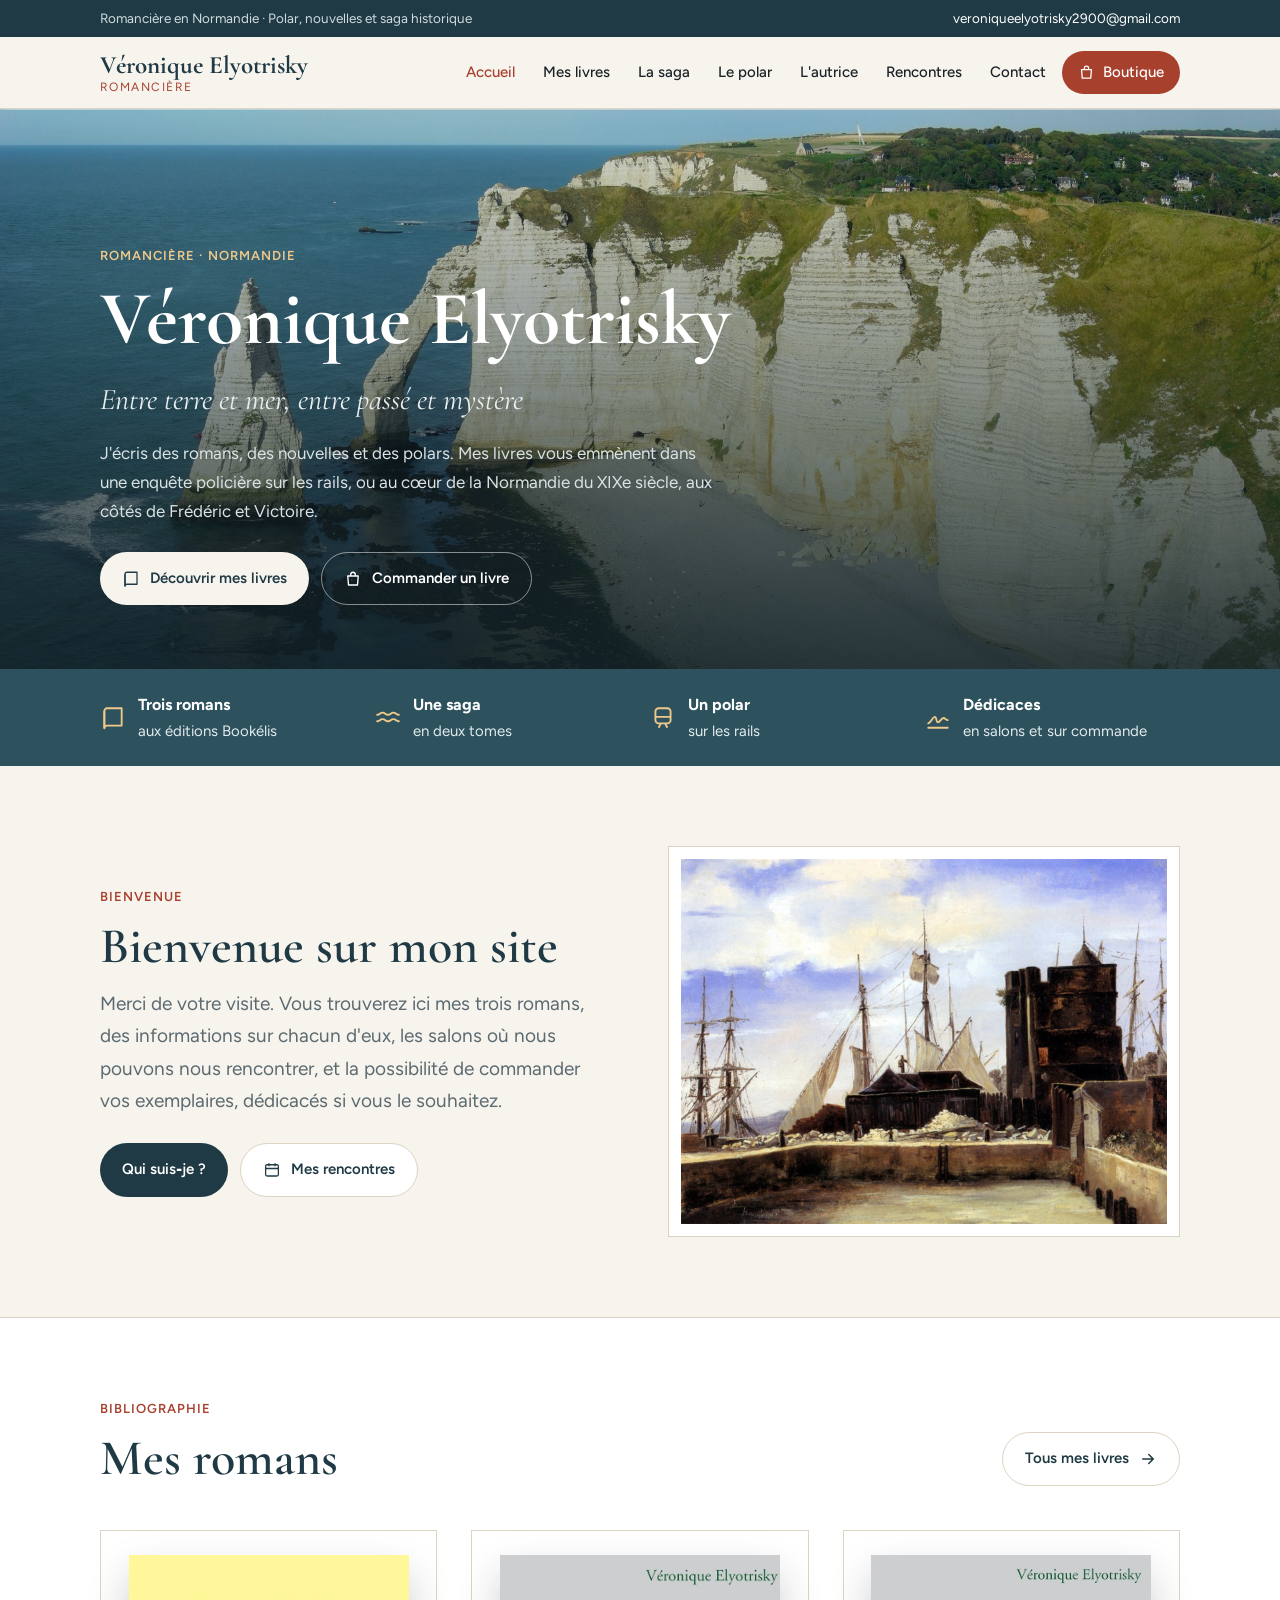
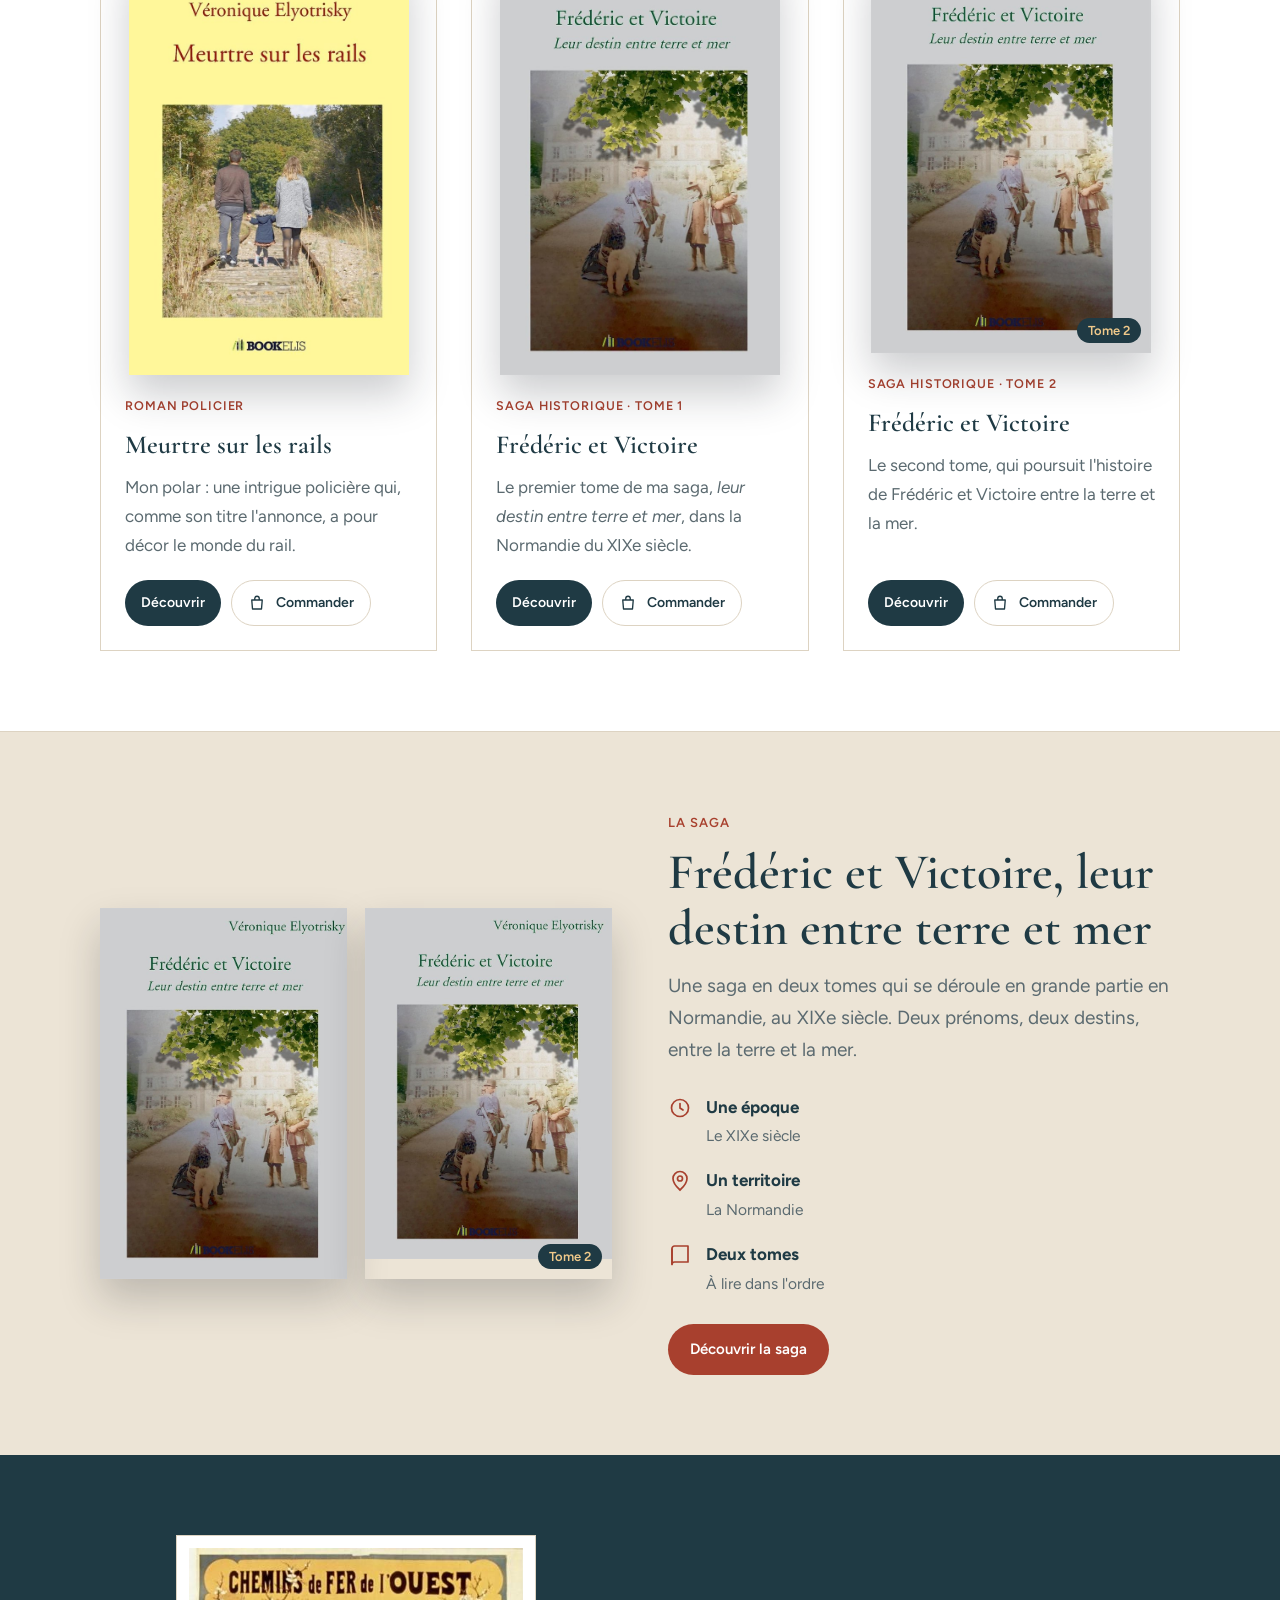
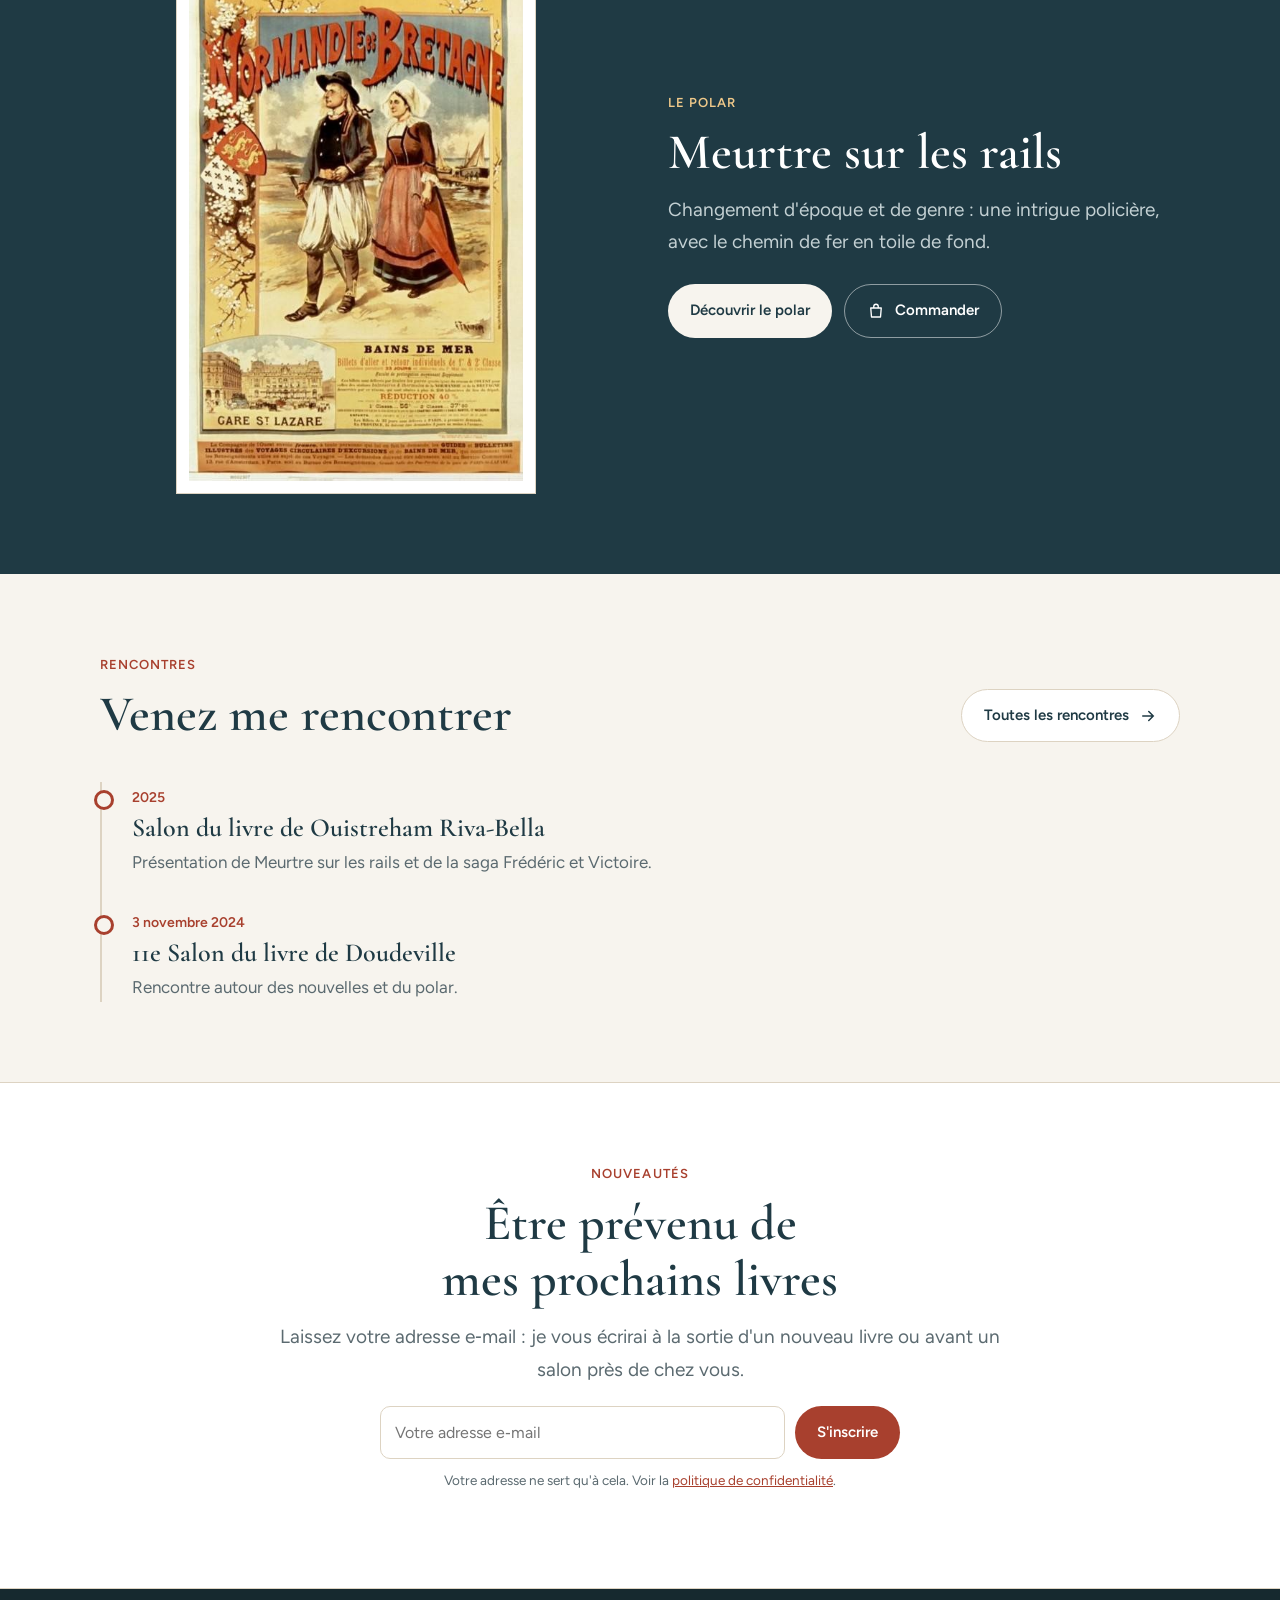
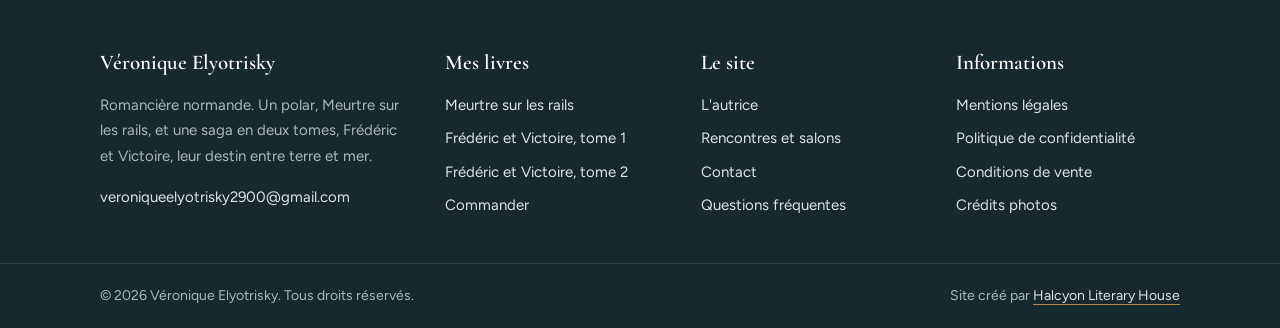
<file: index.html>
<!doctype html>
<html lang="fr">
<head>
<meta charset="utf-8">
<meta name="viewport" content="width=device-width, initial-scale=1, viewport-fit=cover">
<title>Véronique Elyotrisky · Romancière normande</title>
<meta name="description" content="Site officiel de Véronique Elyotrisky : Meurtre sur les rails, et la saga Frédéric et Victoire, leur destin entre terre et mer, dans la Normandie du XIXe siècle.">
<meta property="og:title" content="Véronique Elyotrisky · Romancière normande">
<meta property="og:description" content="Site officiel de Véronique Elyotrisky : Meurtre sur les rails, et la saga Frédéric et Victoire, leur destin entre terre et mer, dans la Normandie du XIXe siècle.">
<meta name="theme-color" content="#1f3a44">
<link rel="icon" href="favicon.svg" type="image/svg+xml">
<link rel="icon" href="favicon.ico" sizes="48x48">
<link rel="apple-touch-icon" href="apple-touch-icon.png">
<link rel="preconnect" href="https://fonts.googleapis.com">
<link rel="preconnect" href="https://fonts.gstatic.com" crossorigin>
<link href="https://fonts.googleapis.com/css2?family=Cormorant+Garamond:ital,wght@0,500;0,600;0,700;1,500&family=Figtree:wght@400;500;600&display=swap" rel="stylesheet">
<link rel="stylesheet" href="style.css">
</head>
<body>
<svg width="0" height="0" style="position:absolute" aria-hidden="true">
<symbol id="i-mail" viewBox="0 0 24 24" fill="none" stroke="currentColor" stroke-width="1.7" stroke-linecap="round" stroke-linejoin="round"><rect x="3" y="5" width="18" height="14" rx="2"/><path d="m3 7 9 6 9-6"/></symbol>
<symbol id="i-book" viewBox="0 0 24 24" fill="none" stroke="currentColor" stroke-width="1.7" stroke-linejoin="round"><path d="M4 5.5A2.5 2.5 0 0 1 6.5 3H20v16H6.5A2.5 2.5 0 0 0 4 21.5z"/><path d="M4 5.5v16"/></symbol>
<symbol id="i-bag" viewBox="0 0 24 24" fill="none" stroke="currentColor" stroke-width="1.8" stroke-linejoin="round"><path d="M5 8h14l-1 12H6z"/><path d="M9 8V6a3 3 0 0 1 6 0v2"/></symbol>
<symbol id="i-pin" viewBox="0 0 24 24" fill="none" stroke="currentColor" stroke-width="1.7"><path d="M12 21s7-6.2 7-11.5A7 7 0 0 0 5 9.5C5 14.8 12 21 12 21z"/><circle cx="12" cy="9.5" r="2.5"/></symbol>
<symbol id="i-pen" viewBox="0 0 24 24" fill="none" stroke="currentColor" stroke-width="1.7" stroke-linecap="round" stroke-linejoin="round"><path d="M4 20l4-1 11-11-3-3L5 16z"/><path d="M14 6l3 3"/></symbol>
<symbol id="i-clock" viewBox="0 0 24 24" fill="none" stroke="currentColor" stroke-width="1.7"><circle cx="12" cy="12" r="8.5"/><path d="M12 7.5V12l3 2" stroke-linecap="round"/></symbol>
<symbol id="i-sign" viewBox="0 0 24 24" fill="none" stroke="currentColor" stroke-width="1.7" stroke-linecap="round" stroke-linejoin="round"><path d="M3 17c3-1 4-6 6-6s1 5 3 5 3-4 5-4 2 2 4 2"/><path d="M3 21h18"/></symbol>
<symbol id="i-cal" viewBox="0 0 24 24" fill="none" stroke="currentColor" stroke-width="1.7"><rect x="3.5" y="5" width="17" height="15" rx="2"/><path d="M3.5 10h17M8 3v4M16 3v4"/></symbol>
<symbol id="i-train" viewBox="0 0 24 24" fill="none" stroke="currentColor" stroke-width="1.7" stroke-linejoin="round"><rect x="5" y="3" width="14" height="14" rx="3"/><path d="M5 11h14M8 21l2-4M16 21l-2-4"/></symbol>
<symbol id="i-wave" viewBox="0 0 24 24" fill="none" stroke="currentColor" stroke-width="1.7" stroke-linecap="round"><path d="M2 9c2.5 0 2.5-2 5-2s2.5 2 5 2 2.5-2 5-2 2.5 2 5 2M2 15c2.5 0 2.5-2 5-2s2.5 2 5 2 2.5-2 5-2 2.5 2 5 2"/></symbol>
<symbol id="i-truck" viewBox="0 0 24 24" fill="none" stroke="currentColor" stroke-width="1.7" stroke-linejoin="round"><path d="M3 6h11v10H3zM14 10h4l3 3v3h-7"/><circle cx="7" cy="18" r="1.8"/><circle cx="17" cy="18" r="1.8"/></symbol>
<symbol id="i-shield" viewBox="0 0 24 24" fill="none" stroke="currentColor" stroke-width="1.7" stroke-linejoin="round"><path d="M12 3l8 3v6c0 4.5-3.4 8-8 9-4.6-1-8-4.5-8-9V6z"/></symbol>
<symbol id="i-menu" viewBox="0 0 24 24" fill="none" stroke="currentColor" stroke-width="2" stroke-linecap="round"><path d="M4 7h16M4 12h16M4 17h16"/></symbol>
<symbol id="i-arrow" viewBox="0 0 24 24" fill="none" stroke="currentColor" stroke-width="2" stroke-linecap="round"><path d="M5 12h14M13 6l6 6-6 6"/></symbol>
</svg>
<div class="topbar"><div class="wrap"><span>Romancière en Normandie · Polar, nouvelles et saga historique</span><a href="mailto:veroniqueelyotrisky2900@gmail.com">veroniqueelyotrisky2900@gmail.com</a></div></div>
<header class="site">
  <div class="wrap">
    <a class="brand" href="index.html"><b>Véronique Elyotrisky</b><small>Romancière</small></a>
    <button class="burger" type="button" aria-label="Ouvrir le menu" aria-expanded="false" aria-controls="menu"><svg><use href="#i-menu"/></svg></button>
    <ul class="menu" id="menu"><li><a href="index.html" aria-current="page">Accueil</a></li><li><a href="livres.html">Mes livres</a></li><li><a href="saga-frederic-et-victoire.html">La saga</a></li><li><a href="meurtre-sur-les-rails.html">Le polar</a></li><li><a href="a-propos.html">L'autrice</a></li><li><a href="rencontres.html">Rencontres</a></li><li><a href="contact.html">Contact</a></li><li class="shop"><a href="boutique.html"><svg><use href="#i-bag"/></svg>Boutique</a></li></ul>
  </div>
</header>

<main>

<section class="hero" style="background-image:url('images/etretat.jpg');padding:0">
  <div class="wrap">
    <div class="kicker">Romancière · Normandie</div>
    <h1>Véronique Elyotrisky</h1>
    <p class="sub">Entre terre et mer, entre passé et mystère</p>
    <p class="intro">J'écris des romans, des nouvelles et des polars. Mes livres vous emmènent dans une enquête policière sur les rails, ou au cœur de la Normandie du XIXe siècle, aux côtés de Frédéric et Victoire.</p>
    <div class="btns"><a class="btn light" href="livres.html"><svg><use href="#i-book"/></svg>Découvrir mes livres</a><a class="btn outline-light" href="boutique.html"><svg><use href="#i-bag"/></svg>Commander un livre</a></div>
  </div>
</section>
<div class="band"><div class="wrap">
  <div><svg><use href="#i-book"/></svg><span><b>Trois romans</b>aux éditions Bookélis</span></div>
  <div><svg><use href="#i-wave"/></svg><span><b>Une saga</b>en deux tomes</span></div>
  <div><svg><use href="#i-train"/></svg><span><b>Un polar</b>sur les rails</span></div>
  <div><svg><use href="#i-sign"/></svg><span><b>Dédicaces</b>en salons et sur commande</span></div>
</div></div>

<section>
  <div class="wrap split">
    <div>
      <div class="kicker">Bienvenue</div>
      <h2>Bienvenue sur mon site</h2>
      <p class="lead">Merci de votre visite. Vous trouverez ici mes trois romans, des informations sur chacun d'eux, les salons où nous pouvons nous rencontrer, et la possibilité de commander vos exemplaires, dédicacés si vous le souhaitez.</p>
      <div class="btns"><a class="btn sea" href="a-propos.html">Qui suis‑je ?</a><a class="btn ghost" href="rencontres.html"><svg><use href="#i-cal"/></svg>Mes rencontres</a></div>
    </div>
    <figure class="art"><img src="images/corot-honfleur.jpg" alt="Camille Corot, Honfleur, le vieux port, vers 1824" loading="lazy" width="1200" height="900"></figure>
  </div>
</section>

<section class="alt">
  <div class="wrap">
    <div class="head-row"><div><div class="kicker">Bibliographie</div><h2>Mes romans</h2></div><a class="btn ghost" href="livres.html">Tous mes livres <svg><use href="#i-arrow"/></svg></a></div>
    
<div class="grid3">
  <article class="bookcard">
    <img class="cover realcover" src="images/meurtre-sur-les-rails.jpg" alt="Couverture du roman Meurtre sur les rails" width="700" height="993" loading="lazy">
    <div class="genre">Roman policier</div>
    <h3>Meurtre sur les rails</h3>
    <p>Mon polar : une intrigue policière qui, comme son titre l'annonce, a pour décor le monde du rail.</p>
    <div class="actions"><a class="btn sea" href="meurtre-sur-les-rails.html">Découvrir</a><a class="btn ghost" href="boutique.html?livre=polar"><svg><use href="#i-bag"/></svg>Commander</a></div>
  </article>
  <article class="bookcard">
    <img class="cover realcover" src="images/frederic-et-victoire-tome-1.jpg" alt="Couverture du roman Frédéric et Victoire, leur destin entre terre et mer, tome 1" width="700" height="996" loading="lazy">
    <div class="genre">Saga historique · Tome 1</div>
    <h3>Frédéric et Victoire</h3>
    <p>Le premier tome de ma saga, <em>leur destin entre terre et mer</em>, dans la Normandie du XIXe siècle.</p>
    <div class="actions"><a class="btn sea" href="saga-frederic-et-victoire.html#tome-1">Découvrir</a><a class="btn ghost" href="boutique.html?livre=saga1"><svg><use href="#i-bag"/></svg>Commander</a></div>
  </article>
  <article class="bookcard">
    <div class="cover realwrap"><img class="realcover-in" src="images/frederic-et-victoire-tome-1.jpg" alt="Couverture du roman Frédéric et Victoire, leur destin entre terre et mer, tome 2" width="700" height="996" loading="lazy"><span class="tbadge">Tome 2</span></div>
    <div class="genre">Saga historique · Tome 2</div>
    <h3>Frédéric et Victoire</h3>
    <p>Le second tome, qui poursuit l'histoire de Frédéric et Victoire entre la terre et la mer.</p>
    <div class="actions"><a class="btn sea" href="saga-frederic-et-victoire.html#tome-2">Découvrir</a><a class="btn ghost" href="boutique.html?livre=saga2"><svg><use href="#i-bag"/></svg>Commander</a></div>
  </article>
</div>
  </div>
</section>

<section class="sand">
  <div class="wrap split rev">
    <div>
      <div class="kicker">La saga</div>
      <h2>Frédéric et Victoire, leur destin entre terre et mer</h2>
      <p class="lead">Une saga en deux tomes qui se déroule en grande partie en Normandie, au XIXe siècle. Deux prénoms, deux destins, entre la terre et la mer.</p>
      <ul class="feat">
        <li><svg><use href="#i-clock"/></svg><div><strong>Une époque</strong><span>Le XIXe siècle</span></div></li>
        <li><svg><use href="#i-pin"/></svg><div><strong>Un territoire</strong><span>La Normandie</span></div></li>
        <li><svg><use href="#i-book"/></svg><div><strong>Deux tomes</strong><span>À lire dans l'ordre</span></div></li>
      </ul>
      <div class="btns"><a class="btn rail" href="saga-frederic-et-victoire.html">Découvrir la saga</a></div>
    </div>
    <div style="display:flex;gap:18px;justify-content:center"><img class="cover realcover" src="images/frederic-et-victoire-tome-1.jpg" alt="Couverture du roman Frédéric et Victoire, leur destin entre terre et mer, tome 1" width="700" height="996" loading="lazy"><div class="cover realwrap"><img class="realcover-in" src="images/frederic-et-victoire-tome-1.jpg" alt="Couverture du roman Frédéric et Victoire, leur destin entre terre et mer, tome 2" width="700" height="996" loading="lazy"><span class="tbadge">Tome 2</span></div></div>
  </div>
</section>

<section class="dark">
  <div class="wrap split">
    <figure class="art" style="max-width:360px;justify-self:center"><img src="images/affiche-chemins-de-fer-ouest.jpg" alt="Affiche des Chemins de fer de l'Ouest, Normandie et Bretagne, par Gustave Fraipont" loading="lazy" width="465" height="742"></figure>
    <div>
      <div class="kicker" style="color:#f0c98a">Le polar</div>
      <h2>Meurtre sur les rails</h2>
      <p class="lead">Changement d'époque et de genre : une intrigue policière, avec le chemin de fer en toile de fond.</p>
      <div class="btns"><a class="btn light" href="meurtre-sur-les-rails.html">Découvrir le polar</a><a class="btn outline-light" href="boutique.html?livre=polar"><svg><use href="#i-bag"/></svg>Commander</a></div>
    </div>
  </div>
</section>

<section>
  <div class="wrap">
    <div class="head-row"><div><div class="kicker">Rencontres</div><h2>Venez me rencontrer</h2></div><a class="btn ghost" href="rencontres.html">Toutes les rencontres <svg><use href="#i-arrow"/></svg></a></div>
    <ul class="timeline">
      <li><time datetime="2025">2025</time><h3>Salon du livre de Ouistreham Riva‑Bella</h3><p>Présentation de Meurtre sur les rails et de la saga Frédéric et Victoire.</p></li>
      <li><time datetime="2024-11-03">3 novembre 2024</time><h3>11e Salon du livre de Doudeville</h3><p>Rencontre autour des nouvelles et du polar.</p></li>
    </ul>
  </div>
</section>

<section class="alt">
  <div class="wrap narrow" style="text-align:center">
    <div class="kicker">Nouveautés</div>
    <h2>Être prévenu de mes prochains livres</h2>
    <p class="lead" style="margin-inline:auto">Laissez votre adresse e‑mail : je vous écrirai à la sortie d'un nouveau livre ou avant un salon près de chez vous.</p>
    <form data-form="nouveautes" data-subject="Inscription aux nouveautés" data-ok="Merci ! Votre inscription est bien enregistrée." style="margin:0 auto;max-width:520px">
      <input type="hidden" name="formulaire" value="nouveautes"><input class="hp" name="site_web" tabindex="-1" autocomplete="off" aria-hidden="true">
      <div class="news"><label for="nl" class="hp">Votre e‑mail</label><input id="nl" type="email" name="email" placeholder="Votre adresse e‑mail" required><button class="btn rail" type="submit">S'inscrire</button></div>
      <p style="font-size:13.5px;color:var(--muted);margin-top:10px">Votre adresse ne sert qu'à cela. Voir la <a href="confidentialite.html">politique de confidentialité</a>.</p>
      <div class="form-msg" hidden></div>
    </form>
  </div>
</section>

</main>
<footer class="site">
  <div class="wrap cols">
    <div>
      <h4>Véronique Elyotrisky</h4>
      <p>Romancière normande. Un polar, Meurtre sur les rails, et une saga en deux tomes, Frédéric et Victoire, leur destin entre terre et mer.</p>
      <p><a href="mailto:veroniqueelyotrisky2900@gmail.com">veroniqueelyotrisky2900@gmail.com</a></p>
    </div>
    <div><h4>Mes livres</h4><ul>
      <li><a href="meurtre-sur-les-rails.html">Meurtre sur les rails</a></li>
      <li><a href="saga-frederic-et-victoire.html#tome-1">Frédéric et Victoire, tome 1</a></li>
      <li><a href="saga-frederic-et-victoire.html#tome-2">Frédéric et Victoire, tome 2</a></li>
      <li><a href="boutique.html">Commander</a></li></ul></div>
    <div><h4>Le site</h4><ul>
      <li><a href="a-propos.html">L'autrice</a></li>
      <li><a href="rencontres.html">Rencontres et salons</a></li>
      <li><a href="contact.html">Contact</a></li>
      <li><a href="contact.html#questions">Questions fréquentes</a></li></ul></div>
    <div><h4>Informations</h4><ul>
      <li><a href="mentions-legales.html">Mentions légales</a></li>
      <li><a href="confidentialite.html">Politique de confidentialité</a></li>
      <li><a href="conditions-de-vente.html">Conditions de vente</a></li>
      <li><a href="mentions-legales.html#credits">Crédits photos</a></li></ul></div>
  </div>
  <div class="legal"><div class="wrap"><span>© <span data-year>2026</span> Véronique Elyotrisky. Tous droits réservés.</span><span>Site créé par <a href="https://halcyonliterary.com" target="_blank" rel="noopener">Halcyon Literary House</a></span></div></div>
</footer>
<script src="site.js"></script>
</body>
</html>
</file>
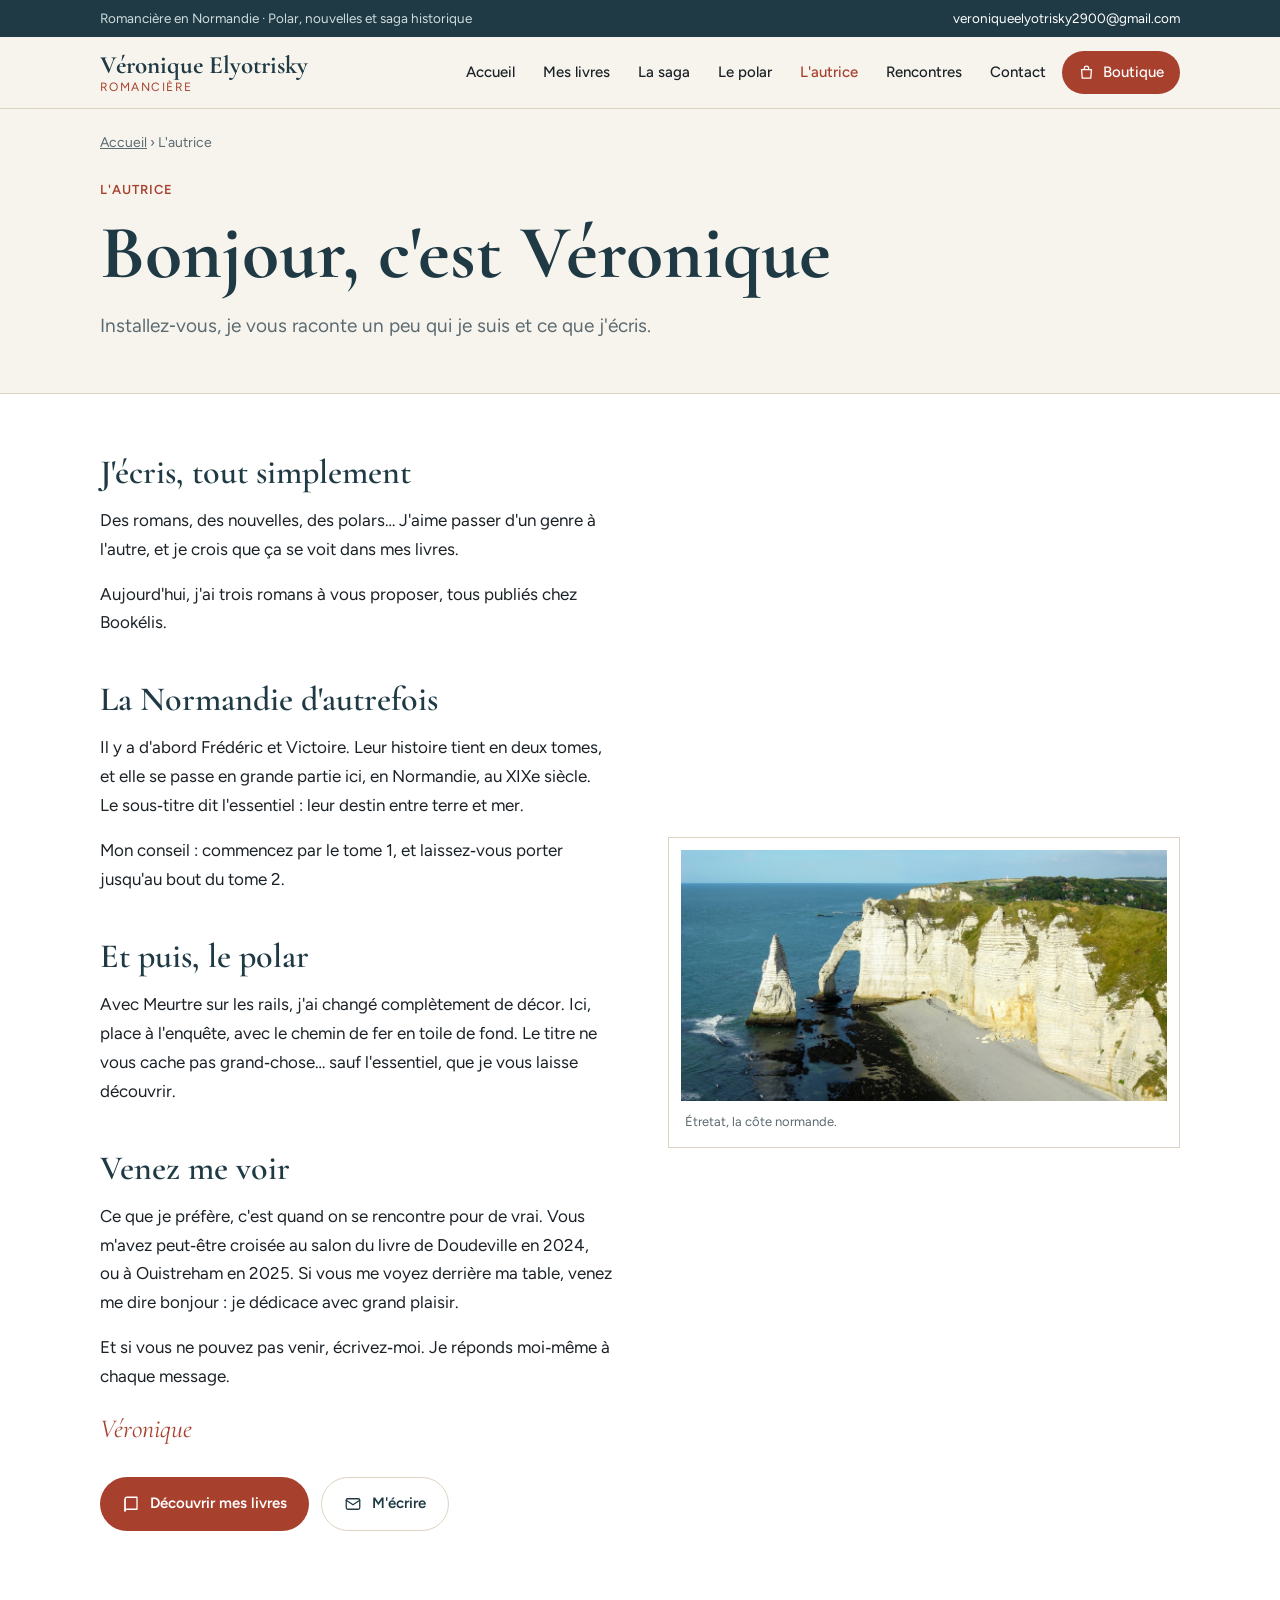
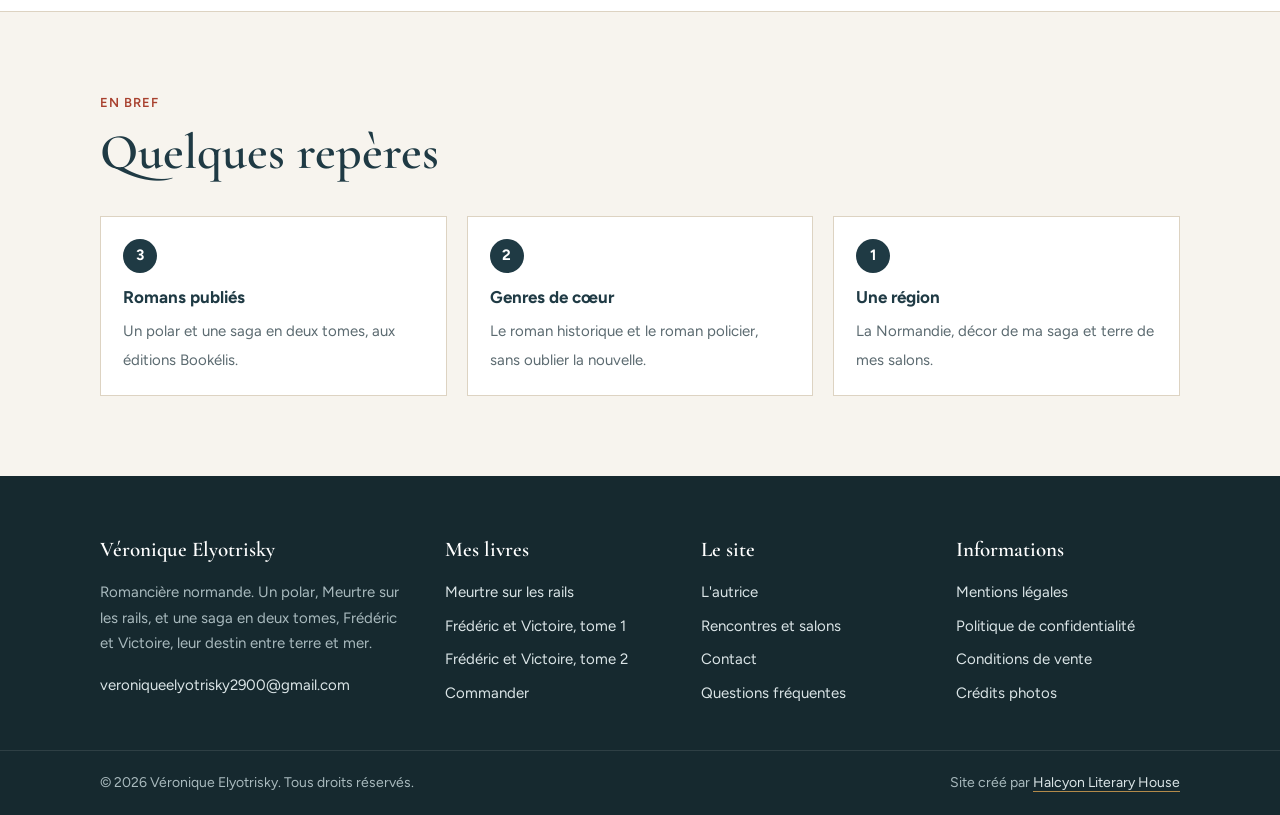
<file: a-propos.html>
<!doctype html>
<html lang="fr">
<head>
<meta charset="utf-8">
<meta name="viewport" content="width=device-width, initial-scale=1, viewport-fit=cover">
<title>L'autrice · Véronique Elyotrisky</title>
<meta name="description" content="Qui est Véronique Elyotrisky ? Romancière normande, autrice d'un polar et d'une saga historique en deux tomes.">
<meta property="og:title" content="L'autrice · Véronique Elyotrisky">
<meta property="og:description" content="Qui est Véronique Elyotrisky ? Romancière normande, autrice d'un polar et d'une saga historique en deux tomes.">
<meta name="theme-color" content="#1f3a44">
<link rel="icon" href="favicon.svg" type="image/svg+xml">
<link rel="icon" href="favicon.ico" sizes="48x48">
<link rel="apple-touch-icon" href="apple-touch-icon.png">
<link rel="preconnect" href="https://fonts.googleapis.com">
<link rel="preconnect" href="https://fonts.gstatic.com" crossorigin>
<link href="https://fonts.googleapis.com/css2?family=Cormorant+Garamond:ital,wght@0,500;0,600;0,700;1,500&family=Figtree:wght@400;500;600&display=swap" rel="stylesheet">
<link rel="stylesheet" href="style.css">
</head>
<body>
<svg width="0" height="0" style="position:absolute" aria-hidden="true">
<symbol id="i-mail" viewBox="0 0 24 24" fill="none" stroke="currentColor" stroke-width="1.7" stroke-linecap="round" stroke-linejoin="round"><rect x="3" y="5" width="18" height="14" rx="2"/><path d="m3 7 9 6 9-6"/></symbol>
<symbol id="i-book" viewBox="0 0 24 24" fill="none" stroke="currentColor" stroke-width="1.7" stroke-linejoin="round"><path d="M4 5.5A2.5 2.5 0 0 1 6.5 3H20v16H6.5A2.5 2.5 0 0 0 4 21.5z"/><path d="M4 5.5v16"/></symbol>
<symbol id="i-bag" viewBox="0 0 24 24" fill="none" stroke="currentColor" stroke-width="1.8" stroke-linejoin="round"><path d="M5 8h14l-1 12H6z"/><path d="M9 8V6a3 3 0 0 1 6 0v2"/></symbol>
<symbol id="i-pin" viewBox="0 0 24 24" fill="none" stroke="currentColor" stroke-width="1.7"><path d="M12 21s7-6.2 7-11.5A7 7 0 0 0 5 9.5C5 14.8 12 21 12 21z"/><circle cx="12" cy="9.5" r="2.5"/></symbol>
<symbol id="i-pen" viewBox="0 0 24 24" fill="none" stroke="currentColor" stroke-width="1.7" stroke-linecap="round" stroke-linejoin="round"><path d="M4 20l4-1 11-11-3-3L5 16z"/><path d="M14 6l3 3"/></symbol>
<symbol id="i-clock" viewBox="0 0 24 24" fill="none" stroke="currentColor" stroke-width="1.7"><circle cx="12" cy="12" r="8.5"/><path d="M12 7.5V12l3 2" stroke-linecap="round"/></symbol>
<symbol id="i-sign" viewBox="0 0 24 24" fill="none" stroke="currentColor" stroke-width="1.7" stroke-linecap="round" stroke-linejoin="round"><path d="M3 17c3-1 4-6 6-6s1 5 3 5 3-4 5-4 2 2 4 2"/><path d="M3 21h18"/></symbol>
<symbol id="i-cal" viewBox="0 0 24 24" fill="none" stroke="currentColor" stroke-width="1.7"><rect x="3.5" y="5" width="17" height="15" rx="2"/><path d="M3.5 10h17M8 3v4M16 3v4"/></symbol>
<symbol id="i-train" viewBox="0 0 24 24" fill="none" stroke="currentColor" stroke-width="1.7" stroke-linejoin="round"><rect x="5" y="3" width="14" height="14" rx="3"/><path d="M5 11h14M8 21l2-4M16 21l-2-4"/></symbol>
<symbol id="i-wave" viewBox="0 0 24 24" fill="none" stroke="currentColor" stroke-width="1.7" stroke-linecap="round"><path d="M2 9c2.5 0 2.5-2 5-2s2.5 2 5 2 2.5-2 5-2 2.5 2 5 2M2 15c2.5 0 2.5-2 5-2s2.5 2 5 2 2.5-2 5-2 2.5 2 5 2"/></symbol>
<symbol id="i-truck" viewBox="0 0 24 24" fill="none" stroke="currentColor" stroke-width="1.7" stroke-linejoin="round"><path d="M3 6h11v10H3zM14 10h4l3 3v3h-7"/><circle cx="7" cy="18" r="1.8"/><circle cx="17" cy="18" r="1.8"/></symbol>
<symbol id="i-shield" viewBox="0 0 24 24" fill="none" stroke="currentColor" stroke-width="1.7" stroke-linejoin="round"><path d="M12 3l8 3v6c0 4.5-3.4 8-8 9-4.6-1-8-4.5-8-9V6z"/></symbol>
<symbol id="i-menu" viewBox="0 0 24 24" fill="none" stroke="currentColor" stroke-width="2" stroke-linecap="round"><path d="M4 7h16M4 12h16M4 17h16"/></symbol>
<symbol id="i-arrow" viewBox="0 0 24 24" fill="none" stroke="currentColor" stroke-width="2" stroke-linecap="round"><path d="M5 12h14M13 6l6 6-6 6"/></symbol>
</svg>
<div class="topbar"><div class="wrap"><span>Romancière en Normandie · Polar, nouvelles et saga historique</span><a href="mailto:veroniqueelyotrisky2900@gmail.com">veroniqueelyotrisky2900@gmail.com</a></div></div>
<header class="site">
  <div class="wrap">
    <a class="brand" href="index.html"><b>Véronique Elyotrisky</b><small>Romancière</small></a>
    <button class="burger" type="button" aria-label="Ouvrir le menu" aria-expanded="false" aria-controls="menu"><svg><use href="#i-menu"/></svg></button>
    <ul class="menu" id="menu"><li><a href="index.html">Accueil</a></li><li><a href="livres.html">Mes livres</a></li><li><a href="saga-frederic-et-victoire.html">La saga</a></li><li><a href="meurtre-sur-les-rails.html">Le polar</a></li><li><a href="a-propos.html" aria-current="page">L'autrice</a></li><li><a href="rencontres.html">Rencontres</a></li><li><a href="contact.html">Contact</a></li><li class="shop"><a href="boutique.html"><svg><use href="#i-bag"/></svg>Boutique</a></li></ul>
  </div>
</header>
<div class="wrap crumbs"><a href="index.html">Accueil</a> › L'autrice</div>
<main>

<div class="wrap pagehead"><div class="kicker">L'autrice</div><h1>Bonjour, c'est Véronique</h1>
<p class="lead">Installez‑vous, je vous raconte un peu qui je suis et ce que j'écris.</p></div>
<section class="alt" style="padding-top:60px">
  <div class="wrap split">
    <div class="prose">
      <h2 style="margin-top:0">J'écris, tout simplement</h2>
      <p>Des romans, des nouvelles, des polars… J'aime passer d'un genre à l'autre, et je crois que ça se voit dans mes livres.</p>
      <p>Aujourd'hui, j'ai trois romans à vous proposer, tous publiés chez Bookélis.</p>
      <h2>La Normandie d'autrefois</h2>
      <p>Il y a d'abord Frédéric et Victoire. Leur histoire tient en deux tomes, et elle se passe en grande partie ici, en Normandie, au XIXe siècle. Le sous‑titre dit l'essentiel : leur destin entre terre et mer.</p>
      <p>Mon conseil : commencez par le tome 1, et laissez‑vous porter jusqu'au bout du tome 2.</p>
      <h2>Et puis, le polar</h2>
      <p>Avec Meurtre sur les rails, j'ai changé complètement de décor. Ici, place à l'enquête, avec le chemin de fer en toile de fond. Le titre ne vous cache pas grand‑chose… sauf l'essentiel, que je vous laisse découvrir.</p>
      <h2>Venez me voir</h2>
      <p>Ce que je préfère, c'est quand on se rencontre pour de vrai. Vous m'avez peut‑être croisée au salon du livre de Doudeville en 2024, ou à Ouistreham en 2025. Si vous me voyez derrière ma table, venez me dire bonjour : je dédicace avec grand plaisir.</p>
      <p>Et si vous ne pouvez pas venir, écrivez‑moi. Je réponds moi‑même à chaque message.</p>
      <p style="font-family:'Cormorant Garamond',serif;font-style:italic;font-size:26px;color:var(--rail)">Véronique</p>
      <div class="btns"><a class="btn rail" href="livres.html"><svg><use href="#i-book"/></svg>Découvrir mes livres</a><a class="btn ghost" href="contact.html"><svg><use href="#i-mail"/></svg>M'écrire</a></div>
    </div>
    <figure class="art"><img src="images/etretat.jpg" alt="Les falaises d'Étretat, l'Aiguille et la Porte d'Aval" loading="lazy" width="2000" height="1034"><figcaption>Étretat, la côte normande.</figcaption></figure>
  </div>
</section>
<section>
  <div class="wrap">
    <div class="kicker">En bref</div><h2>Quelques repères</h2>
    <div class="steps">
      <div><b>3</b><strong>Romans publiés</strong><span>Un polar et une saga en deux tomes, aux éditions Bookélis.</span></div>
      <div><b>2</b><strong>Genres de cœur</strong><span>Le roman historique et le roman policier, sans oublier la nouvelle.</span></div>
      <div><b>1</b><strong>Une région</strong><span>La Normandie, décor de ma saga et terre de mes salons.</span></div>
    </div>
  </div>
</section>

</main>
<footer class="site">
  <div class="wrap cols">
    <div>
      <h4>Véronique Elyotrisky</h4>
      <p>Romancière normande. Un polar, Meurtre sur les rails, et une saga en deux tomes, Frédéric et Victoire, leur destin entre terre et mer.</p>
      <p><a href="mailto:veroniqueelyotrisky2900@gmail.com">veroniqueelyotrisky2900@gmail.com</a></p>
    </div>
    <div><h4>Mes livres</h4><ul>
      <li><a href="meurtre-sur-les-rails.html">Meurtre sur les rails</a></li>
      <li><a href="saga-frederic-et-victoire.html#tome-1">Frédéric et Victoire, tome 1</a></li>
      <li><a href="saga-frederic-et-victoire.html#tome-2">Frédéric et Victoire, tome 2</a></li>
      <li><a href="boutique.html">Commander</a></li></ul></div>
    <div><h4>Le site</h4><ul>
      <li><a href="a-propos.html">L'autrice</a></li>
      <li><a href="rencontres.html">Rencontres et salons</a></li>
      <li><a href="contact.html">Contact</a></li>
      <li><a href="contact.html#questions">Questions fréquentes</a></li></ul></div>
    <div><h4>Informations</h4><ul>
      <li><a href="mentions-legales.html">Mentions légales</a></li>
      <li><a href="confidentialite.html">Politique de confidentialité</a></li>
      <li><a href="conditions-de-vente.html">Conditions de vente</a></li>
      <li><a href="mentions-legales.html#credits">Crédits photos</a></li></ul></div>
  </div>
  <div class="legal"><div class="wrap"><span>© <span data-year>2026</span> Véronique Elyotrisky. Tous droits réservés.</span><span>Site créé par <a href="https://halcyonliterary.com" target="_blank" rel="noopener">Halcyon Literary House</a></span></div></div>
</footer>
<script src="site.js"></script>
</body>
</html>
</file>
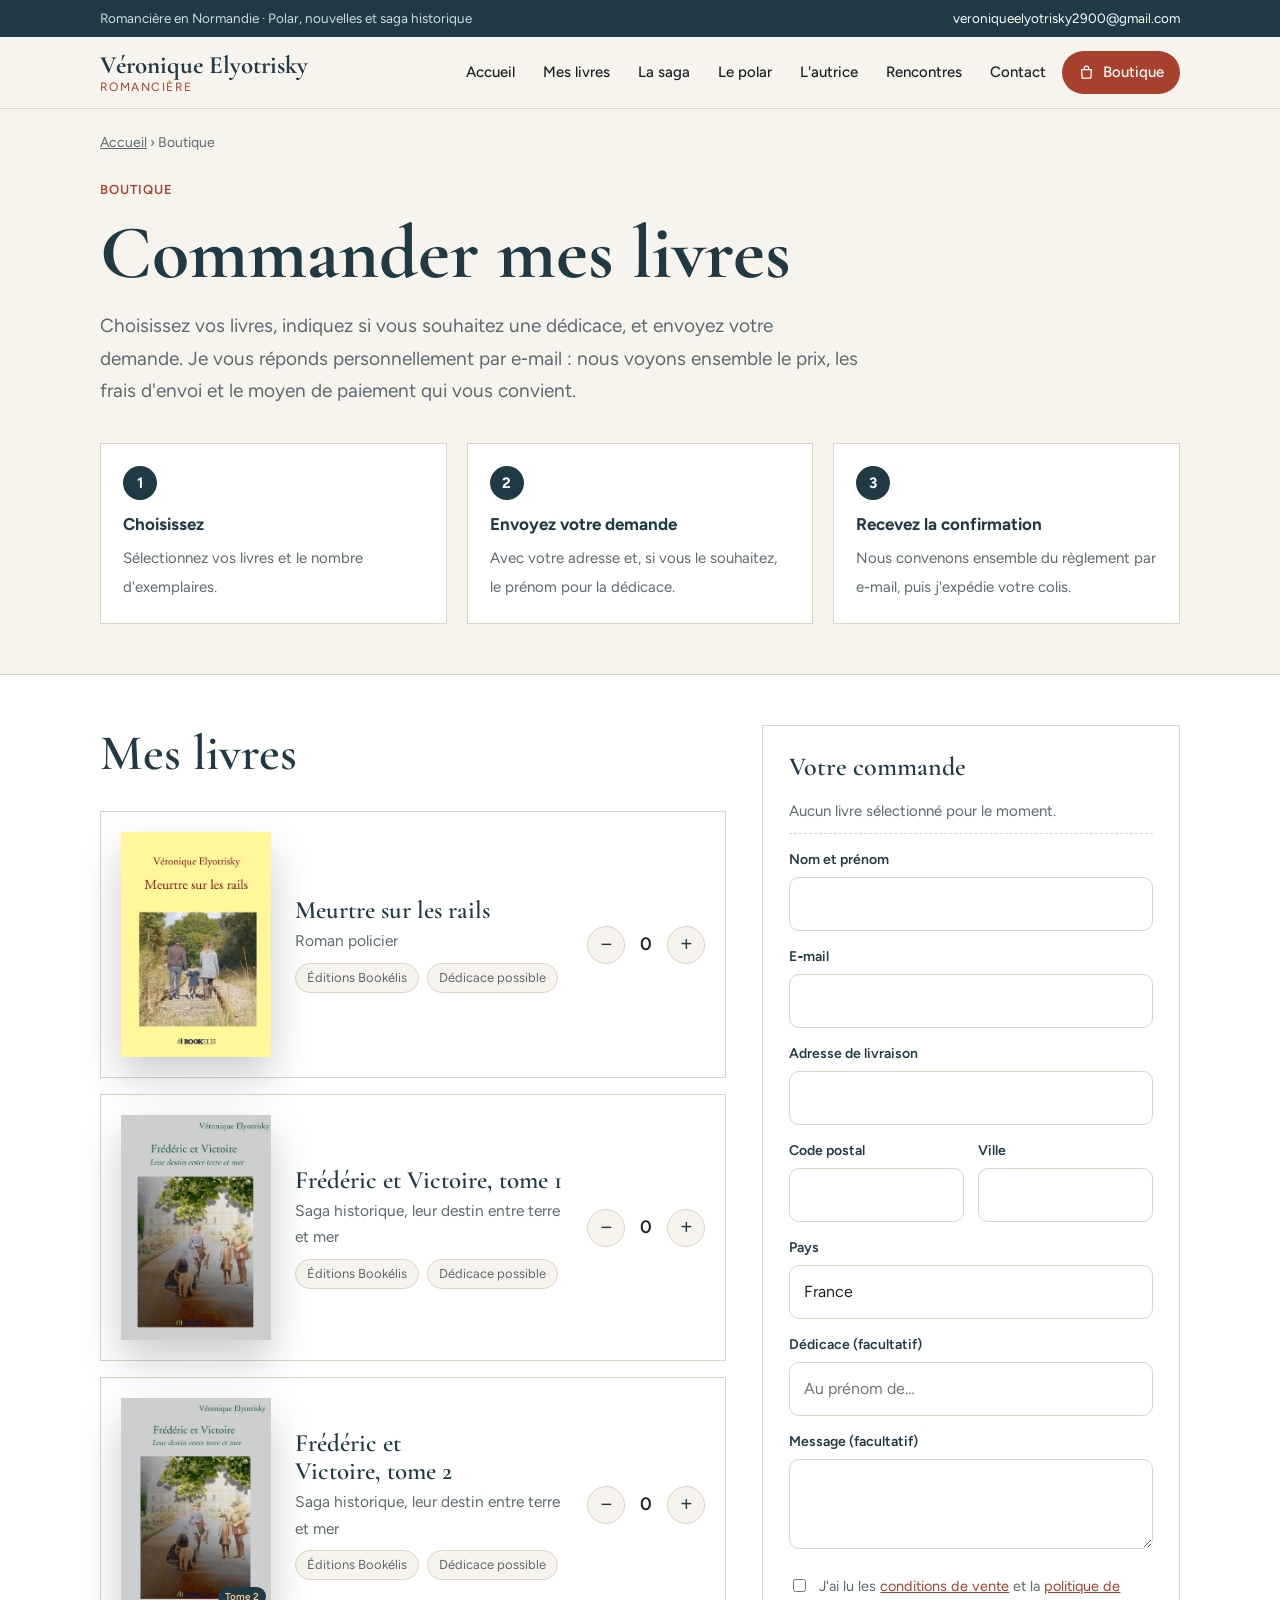
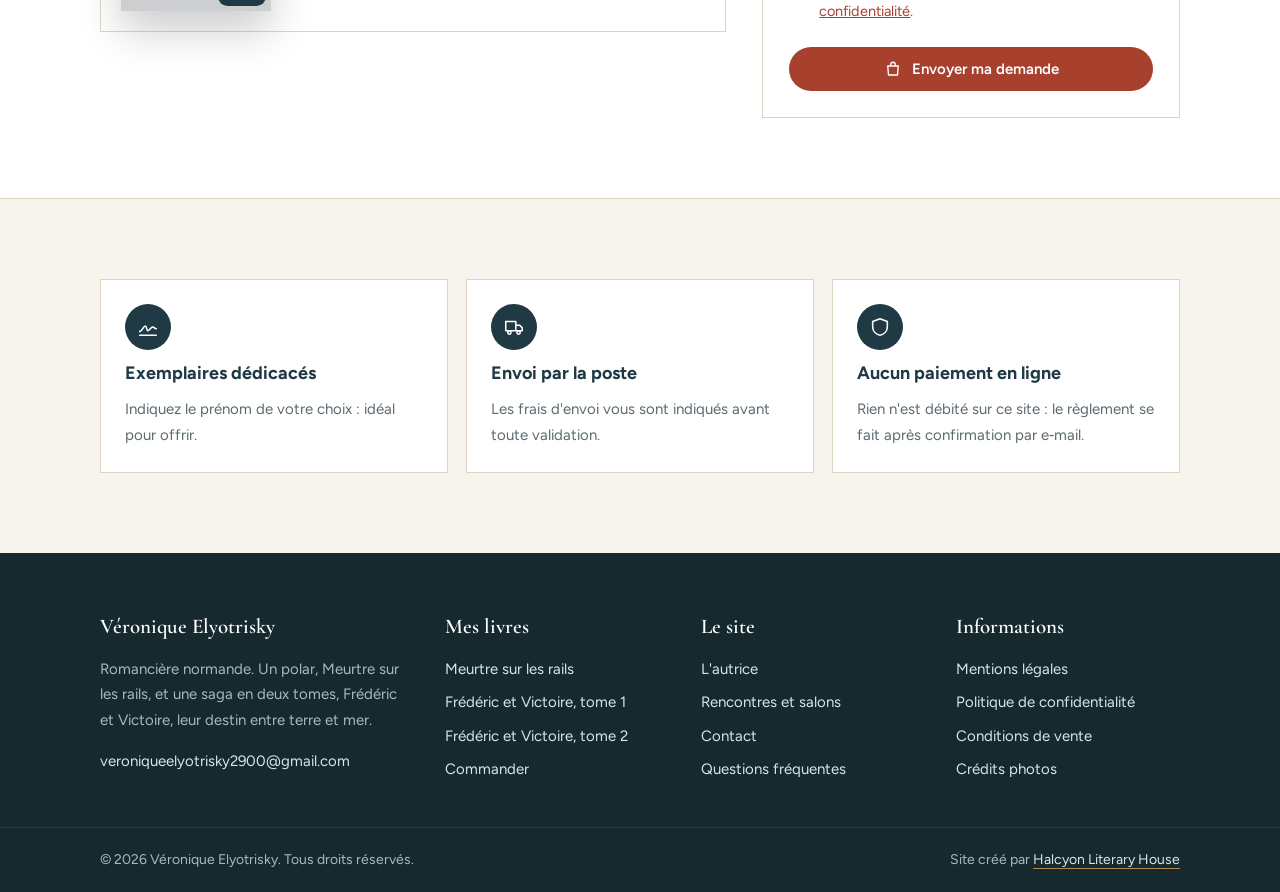
<file: boutique.html>
<!doctype html>
<html lang="fr">
<head>
<meta charset="utf-8">
<meta name="viewport" content="width=device-width, initial-scale=1, viewport-fit=cover">
<title>Boutique · Commander les livres de Véronique Elyotrisky</title>
<meta name="description" content="Commandez les romans de Véronique Elyotrisky, dédicacés si vous le souhaitez : Meurtre sur les rails, Frédéric et Victoire tomes 1 et 2.">
<meta property="og:title" content="Boutique · Commander les livres de Véronique Elyotrisky">
<meta property="og:description" content="Commandez les romans de Véronique Elyotrisky, dédicacés si vous le souhaitez : Meurtre sur les rails, Frédéric et Victoire tomes 1 et 2.">
<meta name="theme-color" content="#1f3a44">
<link rel="icon" href="favicon.svg" type="image/svg+xml">
<link rel="icon" href="favicon.ico" sizes="48x48">
<link rel="apple-touch-icon" href="apple-touch-icon.png">
<link rel="preconnect" href="https://fonts.googleapis.com">
<link rel="preconnect" href="https://fonts.gstatic.com" crossorigin>
<link href="https://fonts.googleapis.com/css2?family=Cormorant+Garamond:ital,wght@0,500;0,600;0,700;1,500&family=Figtree:wght@400;500;600&display=swap" rel="stylesheet">
<link rel="stylesheet" href="style.css">
</head>
<body>
<svg width="0" height="0" style="position:absolute" aria-hidden="true">
<symbol id="i-mail" viewBox="0 0 24 24" fill="none" stroke="currentColor" stroke-width="1.7" stroke-linecap="round" stroke-linejoin="round"><rect x="3" y="5" width="18" height="14" rx="2"/><path d="m3 7 9 6 9-6"/></symbol>
<symbol id="i-book" viewBox="0 0 24 24" fill="none" stroke="currentColor" stroke-width="1.7" stroke-linejoin="round"><path d="M4 5.5A2.5 2.5 0 0 1 6.5 3H20v16H6.5A2.5 2.5 0 0 0 4 21.5z"/><path d="M4 5.5v16"/></symbol>
<symbol id="i-bag" viewBox="0 0 24 24" fill="none" stroke="currentColor" stroke-width="1.8" stroke-linejoin="round"><path d="M5 8h14l-1 12H6z"/><path d="M9 8V6a3 3 0 0 1 6 0v2"/></symbol>
<symbol id="i-pin" viewBox="0 0 24 24" fill="none" stroke="currentColor" stroke-width="1.7"><path d="M12 21s7-6.2 7-11.5A7 7 0 0 0 5 9.5C5 14.8 12 21 12 21z"/><circle cx="12" cy="9.5" r="2.5"/></symbol>
<symbol id="i-pen" viewBox="0 0 24 24" fill="none" stroke="currentColor" stroke-width="1.7" stroke-linecap="round" stroke-linejoin="round"><path d="M4 20l4-1 11-11-3-3L5 16z"/><path d="M14 6l3 3"/></symbol>
<symbol id="i-clock" viewBox="0 0 24 24" fill="none" stroke="currentColor" stroke-width="1.7"><circle cx="12" cy="12" r="8.5"/><path d="M12 7.5V12l3 2" stroke-linecap="round"/></symbol>
<symbol id="i-sign" viewBox="0 0 24 24" fill="none" stroke="currentColor" stroke-width="1.7" stroke-linecap="round" stroke-linejoin="round"><path d="M3 17c3-1 4-6 6-6s1 5 3 5 3-4 5-4 2 2 4 2"/><path d="M3 21h18"/></symbol>
<symbol id="i-cal" viewBox="0 0 24 24" fill="none" stroke="currentColor" stroke-width="1.7"><rect x="3.5" y="5" width="17" height="15" rx="2"/><path d="M3.5 10h17M8 3v4M16 3v4"/></symbol>
<symbol id="i-train" viewBox="0 0 24 24" fill="none" stroke="currentColor" stroke-width="1.7" stroke-linejoin="round"><rect x="5" y="3" width="14" height="14" rx="3"/><path d="M5 11h14M8 21l2-4M16 21l-2-4"/></symbol>
<symbol id="i-wave" viewBox="0 0 24 24" fill="none" stroke="currentColor" stroke-width="1.7" stroke-linecap="round"><path d="M2 9c2.5 0 2.5-2 5-2s2.5 2 5 2 2.5-2 5-2 2.5 2 5 2M2 15c2.5 0 2.5-2 5-2s2.5 2 5 2 2.5-2 5-2 2.5 2 5 2"/></symbol>
<symbol id="i-truck" viewBox="0 0 24 24" fill="none" stroke="currentColor" stroke-width="1.7" stroke-linejoin="round"><path d="M3 6h11v10H3zM14 10h4l3 3v3h-7"/><circle cx="7" cy="18" r="1.8"/><circle cx="17" cy="18" r="1.8"/></symbol>
<symbol id="i-shield" viewBox="0 0 24 24" fill="none" stroke="currentColor" stroke-width="1.7" stroke-linejoin="round"><path d="M12 3l8 3v6c0 4.5-3.4 8-8 9-4.6-1-8-4.5-8-9V6z"/></symbol>
<symbol id="i-menu" viewBox="0 0 24 24" fill="none" stroke="currentColor" stroke-width="2" stroke-linecap="round"><path d="M4 7h16M4 12h16M4 17h16"/></symbol>
<symbol id="i-arrow" viewBox="0 0 24 24" fill="none" stroke="currentColor" stroke-width="2" stroke-linecap="round"><path d="M5 12h14M13 6l6 6-6 6"/></symbol>
</svg>
<div class="topbar"><div class="wrap"><span>Romancière en Normandie · Polar, nouvelles et saga historique</span><a href="mailto:veroniqueelyotrisky2900@gmail.com">veroniqueelyotrisky2900@gmail.com</a></div></div>
<header class="site">
  <div class="wrap">
    <a class="brand" href="index.html"><b>Véronique Elyotrisky</b><small>Romancière</small></a>
    <button class="burger" type="button" aria-label="Ouvrir le menu" aria-expanded="false" aria-controls="menu"><svg><use href="#i-menu"/></svg></button>
    <ul class="menu" id="menu"><li><a href="index.html">Accueil</a></li><li><a href="livres.html">Mes livres</a></li><li><a href="saga-frederic-et-victoire.html">La saga</a></li><li><a href="meurtre-sur-les-rails.html">Le polar</a></li><li><a href="a-propos.html">L'autrice</a></li><li><a href="rencontres.html">Rencontres</a></li><li><a href="contact.html">Contact</a></li><li class="shop"><a href="boutique.html" aria-current="page"><svg><use href="#i-bag"/></svg>Boutique</a></li></ul>
  </div>
</header>
<div class="wrap crumbs"><a href="index.html">Accueil</a> › Boutique</div>
<main>

<div class="wrap pagehead"><div class="kicker">Boutique</div><h1>Commander mes livres</h1>
<p class="lead">Choisissez vos livres, indiquez si vous souhaitez une dédicace, et envoyez votre demande. Je vous réponds personnellement par e‑mail : nous voyons ensemble le prix, les frais d'envoi et le moyen de paiement qui vous convient.</p>
<div class="steps">
  <div><b>1</b><strong>Choisissez</strong><span>Sélectionnez vos livres et le nombre d'exemplaires.</span></div>
  <div><b>2</b><strong>Envoyez votre demande</strong><span>Avec votre adresse et, si vous le souhaitez, le prénom pour la dédicace.</span></div>
  <div><b>3</b><strong>Recevez la confirmation</strong><span>Nous convenons ensemble du règlement par e‑mail, puis j'expédie votre colis.</span></div>
</div></div>
<section class="alt" style="padding-top:50px">
  <div class="wrap shop-grid">
    <div>
      <h2>Mes livres</h2>
      <div class="products">
        <div class="product" data-product="polar" data-title="Meurtre sur les rails">
  <img class="cover realcover" src="images/meurtre-sur-les-rails.jpg" alt="Couverture du roman Meurtre sur les rails" width="700" height="993" loading="lazy">
  <div><h3>Meurtre sur les rails</h3><p>Roman policier</p><div class="chips" style="margin-top:8px"><span class="chip">Éditions Bookélis</span><span class="chip">Dédicace possible</span></div></div>
  <div class="qty"><button class="minus" type="button" aria-label="Retirer un exemplaire">−</button><output aria-live="polite">0</output><button class="plus" type="button" aria-label="Ajouter un exemplaire">+</button></div>
</div>
        <div class="product" data-product="saga1" data-title="Frédéric et Victoire, tome 1">
  <img class="cover realcover" src="images/frederic-et-victoire-tome-1.jpg" alt="Couverture du roman Frédéric et Victoire, leur destin entre terre et mer, tome 1" width="700" height="996" loading="lazy">
  <div><h3>Frédéric et Victoire, tome 1</h3><p>Saga historique, leur destin entre terre et mer</p><div class="chips" style="margin-top:8px"><span class="chip">Éditions Bookélis</span><span class="chip">Dédicace possible</span></div></div>
  <div class="qty"><button class="minus" type="button" aria-label="Retirer un exemplaire">−</button><output aria-live="polite">0</output><button class="plus" type="button" aria-label="Ajouter un exemplaire">+</button></div>
</div>
        <div class="product" data-product="saga2" data-title="Frédéric et Victoire, tome 2">
  <div class="cover realwrap"><img class="realcover-in" src="images/frederic-et-victoire-tome-1.jpg" alt="Couverture du roman Frédéric et Victoire, leur destin entre terre et mer, tome 2" width="700" height="996" loading="lazy"><span class="tbadge">Tome 2</span></div>
  <div><h3>Frédéric et Victoire, tome 2</h3><p>Saga historique, leur destin entre terre et mer</p><div class="chips" style="margin-top:8px"><span class="chip">Éditions Bookélis</span><span class="chip">Dédicace possible</span></div></div>
  <div class="qty"><button class="minus" type="button" aria-label="Retirer un exemplaire">−</button><output aria-live="polite">0</output><button class="plus" type="button" aria-label="Ajouter un exemplaire">+</button></div>
</div>
      </div>
    </div>
    <aside class="cart" aria-label="Votre commande">
      <h3>Votre commande</h3>
      <ul id="cart-list"><li class="empty">Aucun livre sélectionné pour le moment.</li></ul>
      <form data-form="commande" data-subject="Demande de commande" data-ok="Merci ! Votre demande de commande est bien envoyée. Je vous réponds très vite par e‑mail.">
        <input type="hidden" name="formulaire" value="commande"><input class="hp" name="site_web" tabindex="-1" autocomplete="off" aria-hidden="true">
        <textarea id="cart-field" name="livres" hidden></textarea>
        <label for="c-nom">Nom et prénom</label><input id="c-nom" name="nom" autocomplete="name" required>
        <label for="c-mail">E‑mail</label><input id="c-mail" type="email" name="email" autocomplete="email" required>
        <label for="c-adr">Adresse de livraison</label><input id="c-adr" name="adresse" autocomplete="street-address" required>
        <div class="row"><div><label for="c-cp">Code postal</label><input id="c-cp" name="code_postal" autocomplete="postal-code" required></div><div><label for="c-ville">Ville</label><input id="c-ville" name="ville" autocomplete="address-level2" required></div></div>
        <label for="c-pays">Pays</label><input id="c-pays" name="pays" value="France" autocomplete="country-name">
        <label for="c-ded">Dédicace (facultatif)</label><input id="c-ded" name="dedicace" placeholder="Au prénom de…">
        <label for="c-msg">Message (facultatif)</label><textarea id="c-msg" name="message" style="min-height:90px"></textarea>
        <label class="check"><input type="checkbox" required> <span>J'ai lu les <a href="conditions-de-vente.html">conditions de vente</a> et la <a href="confidentialite.html">politique de confidentialité</a>.</span></label>
        <button class="btn rail" type="submit" style="width:100%;justify-content:center;margin-top:18px"><svg><use href="#i-bag"/></svg>Envoyer ma demande</button>
        <div class="form-msg" hidden></div>
      </form>
    </aside>
  </div>
</section>
<section>
  <div class="wrap">
    <div class="cards">
      <div class="ccard"><span class="ic"><svg><use href="#i-sign"/></svg></span><strong>Exemplaires dédicacés</strong><p>Indiquez le prénom de votre choix : idéal pour offrir.</p></div>
      <div class="ccard"><span class="ic"><svg><use href="#i-truck"/></svg></span><strong>Envoi par la poste</strong><p>Les frais d'envoi vous sont indiqués avant toute validation.</p></div>
      <div class="ccard"><span class="ic"><svg><use href="#i-shield"/></svg></span><strong>Aucun paiement en ligne</strong><p>Rien n'est débité sur ce site : le règlement se fait après confirmation par e‑mail.</p></div>
    </div>
  </div>
</section>

</main>
<footer class="site">
  <div class="wrap cols">
    <div>
      <h4>Véronique Elyotrisky</h4>
      <p>Romancière normande. Un polar, Meurtre sur les rails, et une saga en deux tomes, Frédéric et Victoire, leur destin entre terre et mer.</p>
      <p><a href="mailto:veroniqueelyotrisky2900@gmail.com">veroniqueelyotrisky2900@gmail.com</a></p>
    </div>
    <div><h4>Mes livres</h4><ul>
      <li><a href="meurtre-sur-les-rails.html">Meurtre sur les rails</a></li>
      <li><a href="saga-frederic-et-victoire.html#tome-1">Frédéric et Victoire, tome 1</a></li>
      <li><a href="saga-frederic-et-victoire.html#tome-2">Frédéric et Victoire, tome 2</a></li>
      <li><a href="boutique.html">Commander</a></li></ul></div>
    <div><h4>Le site</h4><ul>
      <li><a href="a-propos.html">L'autrice</a></li>
      <li><a href="rencontres.html">Rencontres et salons</a></li>
      <li><a href="contact.html">Contact</a></li>
      <li><a href="contact.html#questions">Questions fréquentes</a></li></ul></div>
    <div><h4>Informations</h4><ul>
      <li><a href="mentions-legales.html">Mentions légales</a></li>
      <li><a href="confidentialite.html">Politique de confidentialité</a></li>
      <li><a href="conditions-de-vente.html">Conditions de vente</a></li>
      <li><a href="mentions-legales.html#credits">Crédits photos</a></li></ul></div>
  </div>
  <div class="legal"><div class="wrap"><span>© <span data-year>2026</span> Véronique Elyotrisky. Tous droits réservés.</span><span>Site créé par <a href="https://halcyonliterary.com" target="_blank" rel="noopener">Halcyon Literary House</a></span></div></div>
</footer>
<script src="site.js"></script>
</body>
</html>
</file>
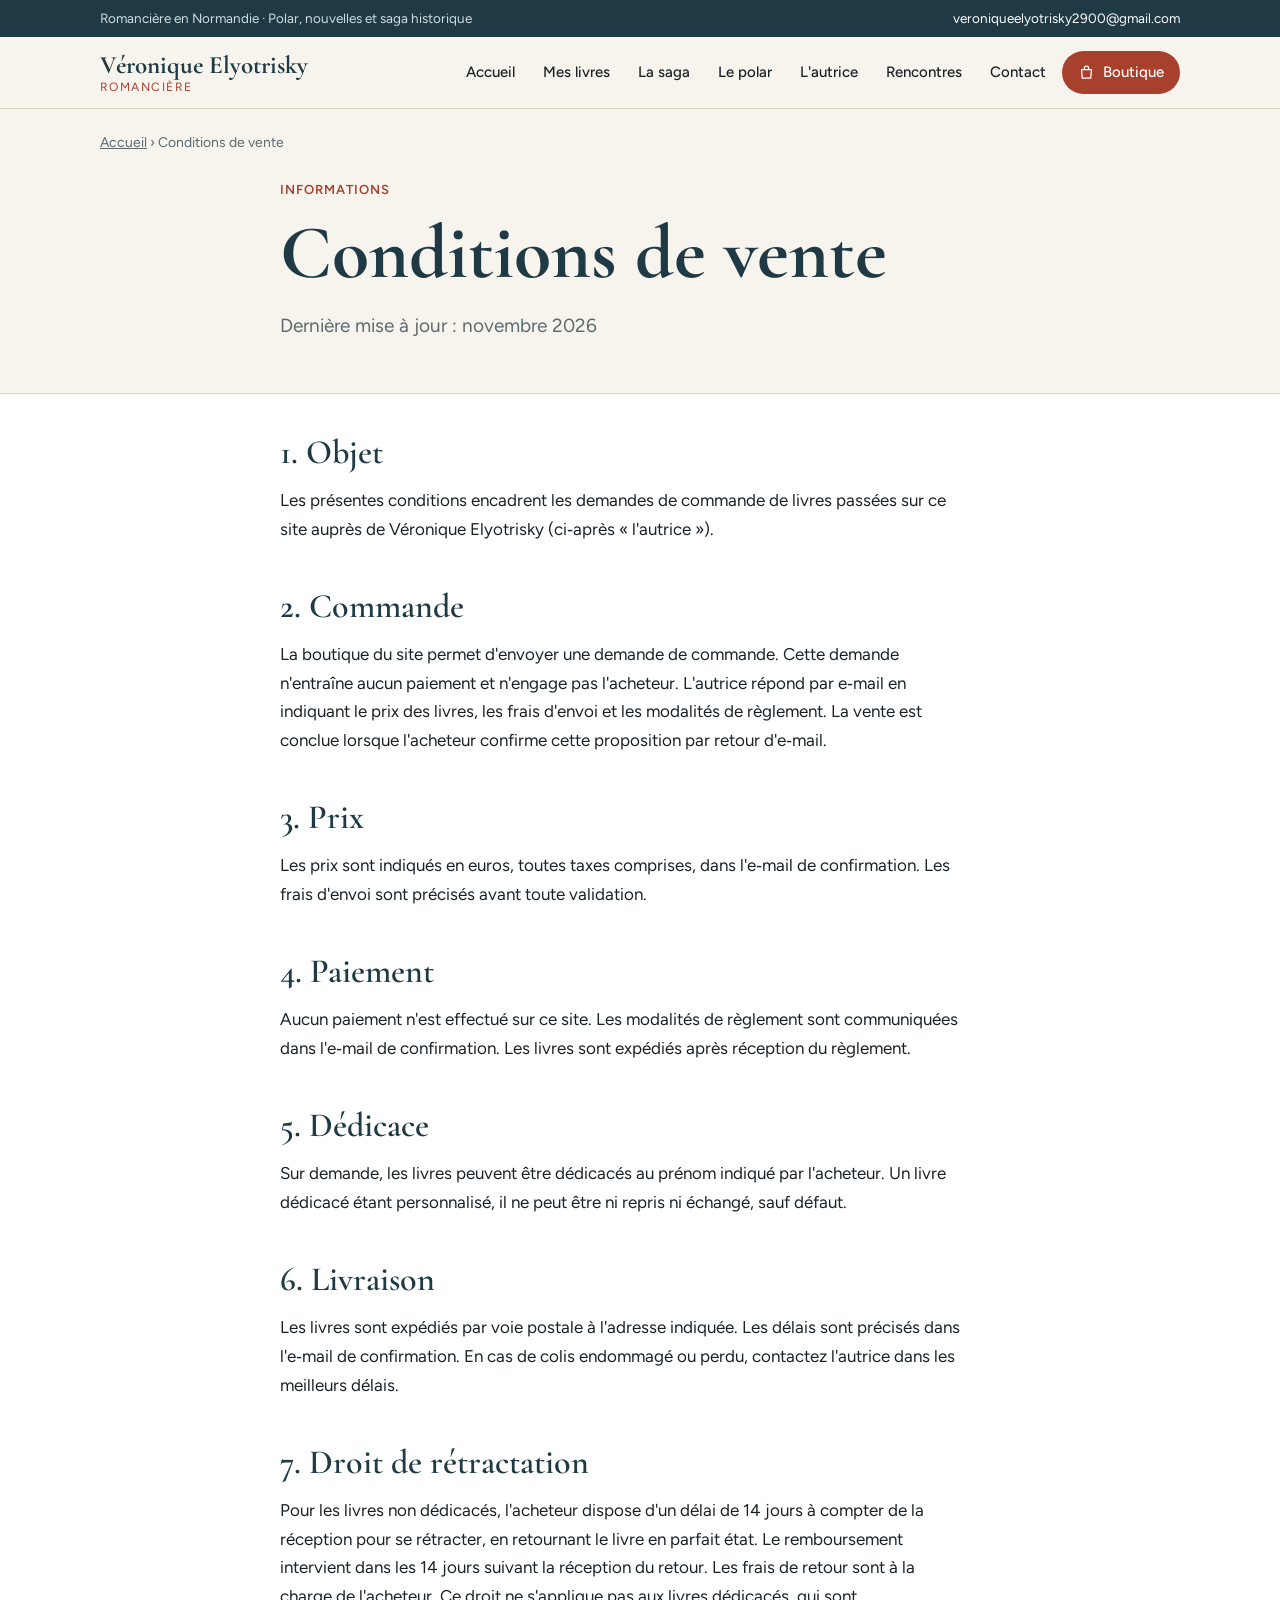
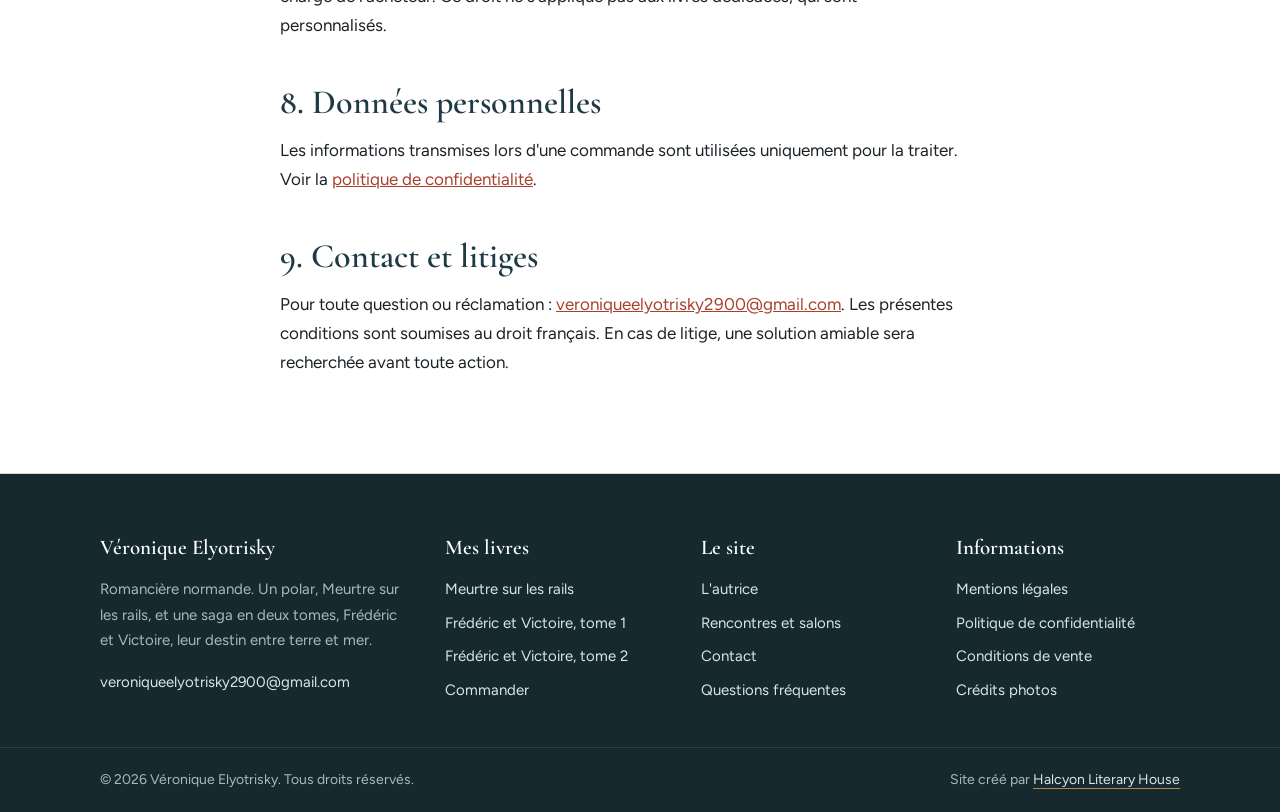
<file: conditions-de-vente.html>
<!doctype html>
<html lang="fr">
<head>
<meta charset="utf-8">
<meta name="viewport" content="width=device-width, initial-scale=1, viewport-fit=cover">
<title>Conditions de vente · Véronique Elyotrisky</title>
<meta name="description" content="Conditions de vente des livres commandés sur le site de Véronique Elyotrisky.">
<meta property="og:title" content="Conditions de vente · Véronique Elyotrisky">
<meta property="og:description" content="Conditions de vente des livres commandés sur le site de Véronique Elyotrisky.">
<meta name="theme-color" content="#1f3a44">
<link rel="icon" href="favicon.svg" type="image/svg+xml">
<link rel="icon" href="favicon.ico" sizes="48x48">
<link rel="apple-touch-icon" href="apple-touch-icon.png">
<link rel="preconnect" href="https://fonts.googleapis.com">
<link rel="preconnect" href="https://fonts.gstatic.com" crossorigin>
<link href="https://fonts.googleapis.com/css2?family=Cormorant+Garamond:ital,wght@0,500;0,600;0,700;1,500&family=Figtree:wght@400;500;600&display=swap" rel="stylesheet">
<link rel="stylesheet" href="style.css">
</head>
<body>
<svg width="0" height="0" style="position:absolute" aria-hidden="true">
<symbol id="i-mail" viewBox="0 0 24 24" fill="none" stroke="currentColor" stroke-width="1.7" stroke-linecap="round" stroke-linejoin="round"><rect x="3" y="5" width="18" height="14" rx="2"/><path d="m3 7 9 6 9-6"/></symbol>
<symbol id="i-book" viewBox="0 0 24 24" fill="none" stroke="currentColor" stroke-width="1.7" stroke-linejoin="round"><path d="M4 5.5A2.5 2.5 0 0 1 6.5 3H20v16H6.5A2.5 2.5 0 0 0 4 21.5z"/><path d="M4 5.5v16"/></symbol>
<symbol id="i-bag" viewBox="0 0 24 24" fill="none" stroke="currentColor" stroke-width="1.8" stroke-linejoin="round"><path d="M5 8h14l-1 12H6z"/><path d="M9 8V6a3 3 0 0 1 6 0v2"/></symbol>
<symbol id="i-pin" viewBox="0 0 24 24" fill="none" stroke="currentColor" stroke-width="1.7"><path d="M12 21s7-6.2 7-11.5A7 7 0 0 0 5 9.5C5 14.8 12 21 12 21z"/><circle cx="12" cy="9.5" r="2.5"/></symbol>
<symbol id="i-pen" viewBox="0 0 24 24" fill="none" stroke="currentColor" stroke-width="1.7" stroke-linecap="round" stroke-linejoin="round"><path d="M4 20l4-1 11-11-3-3L5 16z"/><path d="M14 6l3 3"/></symbol>
<symbol id="i-clock" viewBox="0 0 24 24" fill="none" stroke="currentColor" stroke-width="1.7"><circle cx="12" cy="12" r="8.5"/><path d="M12 7.5V12l3 2" stroke-linecap="round"/></symbol>
<symbol id="i-sign" viewBox="0 0 24 24" fill="none" stroke="currentColor" stroke-width="1.7" stroke-linecap="round" stroke-linejoin="round"><path d="M3 17c3-1 4-6 6-6s1 5 3 5 3-4 5-4 2 2 4 2"/><path d="M3 21h18"/></symbol>
<symbol id="i-cal" viewBox="0 0 24 24" fill="none" stroke="currentColor" stroke-width="1.7"><rect x="3.5" y="5" width="17" height="15" rx="2"/><path d="M3.5 10h17M8 3v4M16 3v4"/></symbol>
<symbol id="i-train" viewBox="0 0 24 24" fill="none" stroke="currentColor" stroke-width="1.7" stroke-linejoin="round"><rect x="5" y="3" width="14" height="14" rx="3"/><path d="M5 11h14M8 21l2-4M16 21l-2-4"/></symbol>
<symbol id="i-wave" viewBox="0 0 24 24" fill="none" stroke="currentColor" stroke-width="1.7" stroke-linecap="round"><path d="M2 9c2.5 0 2.5-2 5-2s2.5 2 5 2 2.5-2 5-2 2.5 2 5 2M2 15c2.5 0 2.5-2 5-2s2.5 2 5 2 2.5-2 5-2 2.5 2 5 2"/></symbol>
<symbol id="i-truck" viewBox="0 0 24 24" fill="none" stroke="currentColor" stroke-width="1.7" stroke-linejoin="round"><path d="M3 6h11v10H3zM14 10h4l3 3v3h-7"/><circle cx="7" cy="18" r="1.8"/><circle cx="17" cy="18" r="1.8"/></symbol>
<symbol id="i-shield" viewBox="0 0 24 24" fill="none" stroke="currentColor" stroke-width="1.7" stroke-linejoin="round"><path d="M12 3l8 3v6c0 4.5-3.4 8-8 9-4.6-1-8-4.5-8-9V6z"/></symbol>
<symbol id="i-menu" viewBox="0 0 24 24" fill="none" stroke="currentColor" stroke-width="2" stroke-linecap="round"><path d="M4 7h16M4 12h16M4 17h16"/></symbol>
<symbol id="i-arrow" viewBox="0 0 24 24" fill="none" stroke="currentColor" stroke-width="2" stroke-linecap="round"><path d="M5 12h14M13 6l6 6-6 6"/></symbol>
</svg>
<div class="topbar"><div class="wrap"><span>Romancière en Normandie · Polar, nouvelles et saga historique</span><a href="mailto:veroniqueelyotrisky2900@gmail.com">veroniqueelyotrisky2900@gmail.com</a></div></div>
<header class="site">
  <div class="wrap">
    <a class="brand" href="index.html"><b>Véronique Elyotrisky</b><small>Romancière</small></a>
    <button class="burger" type="button" aria-label="Ouvrir le menu" aria-expanded="false" aria-controls="menu"><svg><use href="#i-menu"/></svg></button>
    <ul class="menu" id="menu"><li><a href="index.html">Accueil</a></li><li><a href="livres.html">Mes livres</a></li><li><a href="saga-frederic-et-victoire.html">La saga</a></li><li><a href="meurtre-sur-les-rails.html">Le polar</a></li><li><a href="a-propos.html">L'autrice</a></li><li><a href="rencontres.html">Rencontres</a></li><li><a href="contact.html">Contact</a></li><li class="shop"><a href="boutique.html"><svg><use href="#i-bag"/></svg>Boutique</a></li></ul>
  </div>
</header>
<div class="wrap crumbs"><a href="index.html">Accueil</a> › Conditions de vente</div>
<main>
<div class="wrap pagehead narrow"><div class="kicker">Informations</div><h1>Conditions de vente</h1><p class="lead">Dernière mise à jour : novembre 2026</p></div><section class="alt" style="padding-top:40px"><div class="wrap narrow prose">
<h2 style="margin-top:0">1. Objet</h2>
<p>Les présentes conditions encadrent les demandes de commande de livres passées sur ce site auprès de Véronique Elyotrisky (ci‑après « l'autrice »).</p>
<h2>2. Commande</h2>
<p>La boutique du site permet d'envoyer une demande de commande. Cette demande n'entraîne aucun paiement et n'engage pas l'acheteur. L'autrice répond par e‑mail en indiquant le prix des livres, les frais d'envoi et les modalités de règlement. La vente est conclue lorsque l'acheteur confirme cette proposition par retour d'e‑mail.</p>
<h2>3. Prix</h2>
<p>Les prix sont indiqués en euros, toutes taxes comprises, dans l'e‑mail de confirmation. Les frais d'envoi sont précisés avant toute validation.</p>
<h2>4. Paiement</h2>
<p>Aucun paiement n'est effectué sur ce site. Les modalités de règlement sont communiquées dans l'e‑mail de confirmation. Les livres sont expédiés après réception du règlement.</p>
<h2>5. Dédicace</h2>
<p>Sur demande, les livres peuvent être dédicacés au prénom indiqué par l'acheteur. Un livre dédicacé étant personnalisé, il ne peut être ni repris ni échangé, sauf défaut.</p>
<h2>6. Livraison</h2>
<p>Les livres sont expédiés par voie postale à l'adresse indiquée. Les délais sont précisés dans l'e‑mail de confirmation. En cas de colis endommagé ou perdu, contactez l'autrice dans les meilleurs délais.</p>
<h2>7. Droit de rétractation</h2>
<p>Pour les livres non dédicacés, l'acheteur dispose d'un délai de 14 jours à compter de la réception pour se rétracter, en retournant le livre en parfait état. Le remboursement intervient dans les 14 jours suivant la réception du retour. Les frais de retour sont à la charge de l'acheteur. Ce droit ne s'applique pas aux livres dédicacés, qui sont personnalisés.</p>
<h2>8. Données personnelles</h2>
<p>Les informations transmises lors d'une commande sont utilisées uniquement pour la traiter. Voir la <a href="confidentialite.html">politique de confidentialité</a>.</p>
<h2>9. Contact et litiges</h2>
<p>Pour toute question ou réclamation : <a href="mailto:veroniqueelyotrisky2900@gmail.com">veroniqueelyotrisky2900@gmail.com</a>. Les présentes conditions sont soumises au droit français. En cas de litige, une solution amiable sera recherchée avant toute action.</p>
</div></section>
</main>
<footer class="site">
  <div class="wrap cols">
    <div>
      <h4>Véronique Elyotrisky</h4>
      <p>Romancière normande. Un polar, Meurtre sur les rails, et une saga en deux tomes, Frédéric et Victoire, leur destin entre terre et mer.</p>
      <p><a href="mailto:veroniqueelyotrisky2900@gmail.com">veroniqueelyotrisky2900@gmail.com</a></p>
    </div>
    <div><h4>Mes livres</h4><ul>
      <li><a href="meurtre-sur-les-rails.html">Meurtre sur les rails</a></li>
      <li><a href="saga-frederic-et-victoire.html#tome-1">Frédéric et Victoire, tome 1</a></li>
      <li><a href="saga-frederic-et-victoire.html#tome-2">Frédéric et Victoire, tome 2</a></li>
      <li><a href="boutique.html">Commander</a></li></ul></div>
    <div><h4>Le site</h4><ul>
      <li><a href="a-propos.html">L'autrice</a></li>
      <li><a href="rencontres.html">Rencontres et salons</a></li>
      <li><a href="contact.html">Contact</a></li>
      <li><a href="contact.html#questions">Questions fréquentes</a></li></ul></div>
    <div><h4>Informations</h4><ul>
      <li><a href="mentions-legales.html">Mentions légales</a></li>
      <li><a href="confidentialite.html">Politique de confidentialité</a></li>
      <li><a href="conditions-de-vente.html">Conditions de vente</a></li>
      <li><a href="mentions-legales.html#credits">Crédits photos</a></li></ul></div>
  </div>
  <div class="legal"><div class="wrap"><span>© <span data-year>2026</span> Véronique Elyotrisky. Tous droits réservés.</span><span>Site créé par <a href="https://halcyonliterary.com" target="_blank" rel="noopener">Halcyon Literary House</a></span></div></div>
</footer>
<script src="site.js"></script>
</body>
</html>
</file>
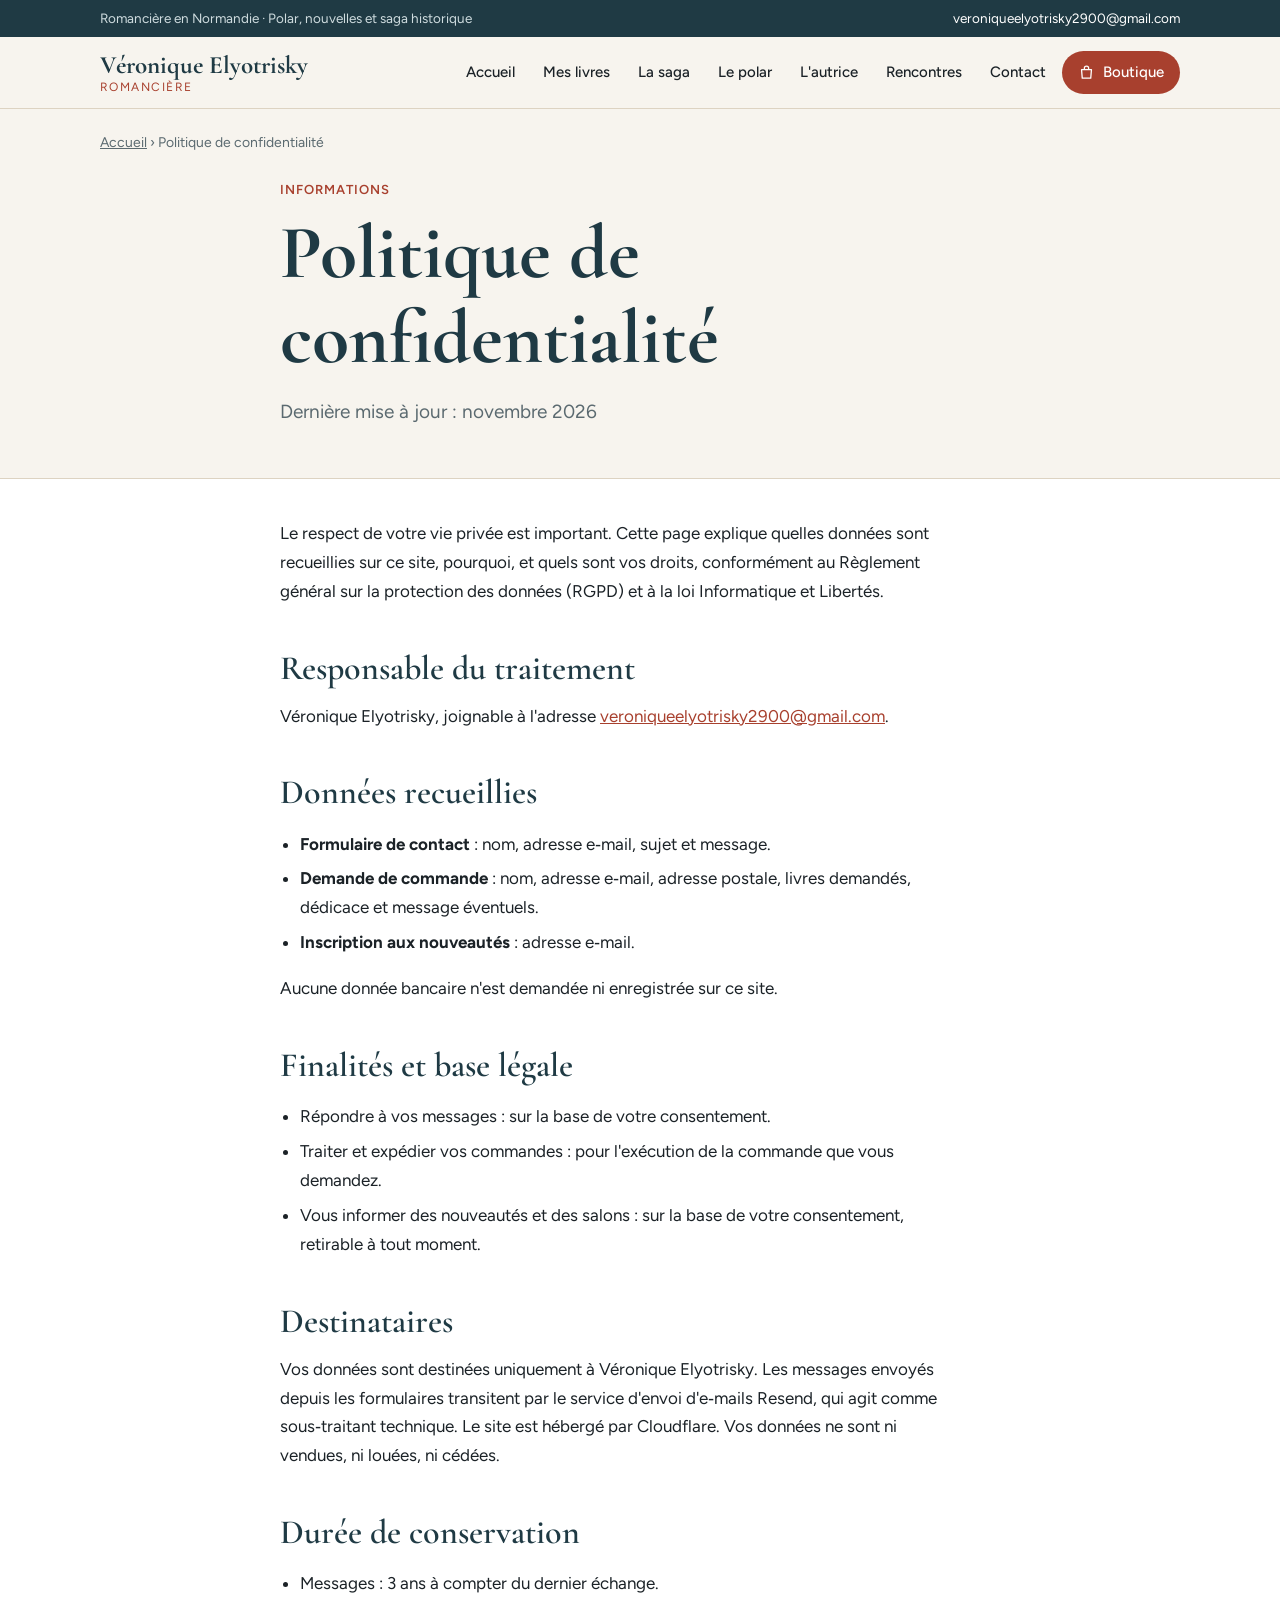
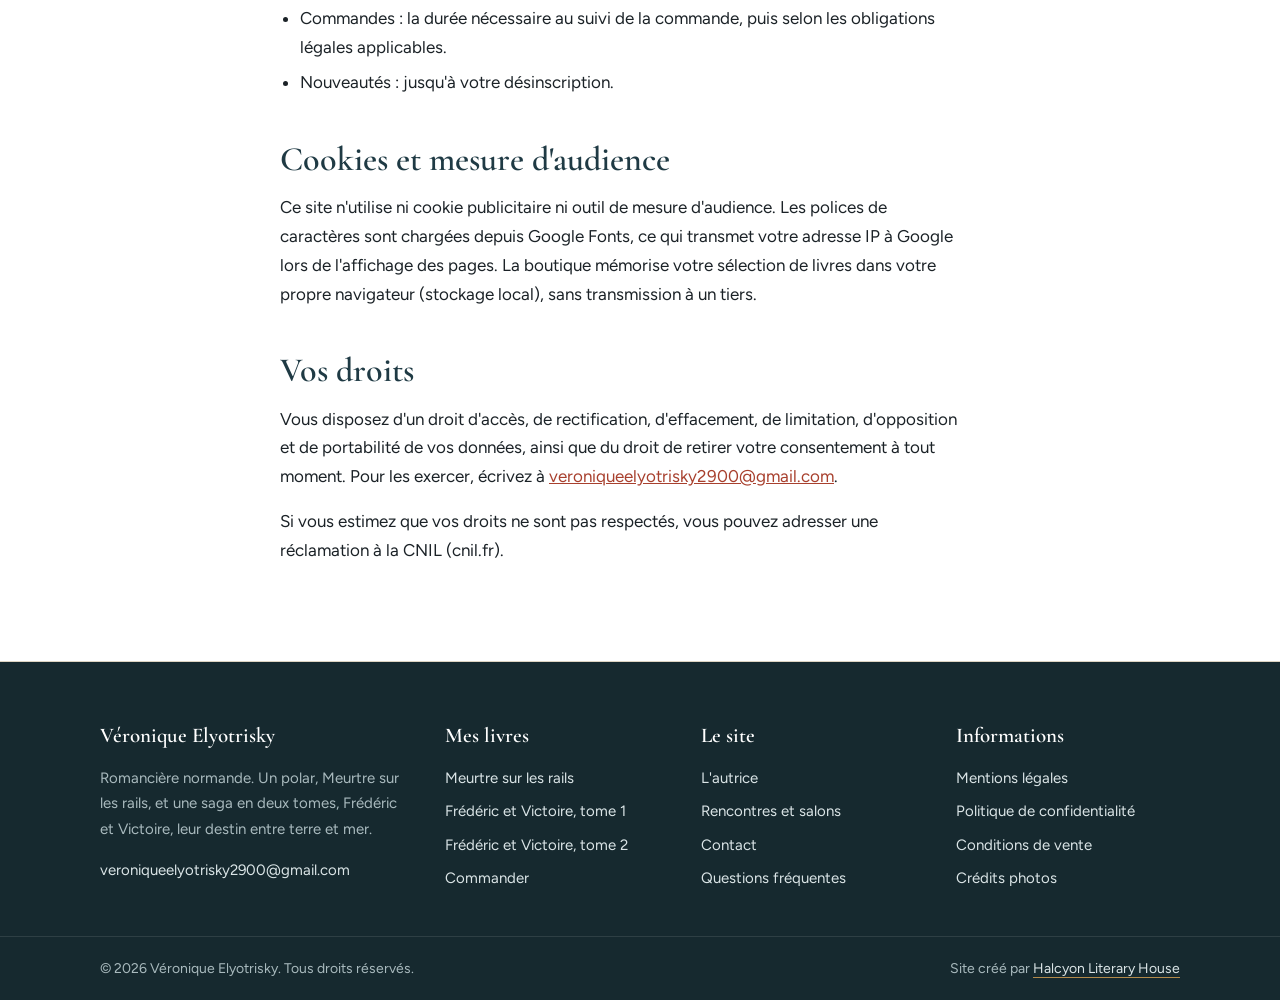
<file: confidentialite.html>
<!doctype html>
<html lang="fr">
<head>
<meta charset="utf-8">
<meta name="viewport" content="width=device-width, initial-scale=1, viewport-fit=cover">
<title>Politique de confidentialité · Véronique Elyotrisky</title>
<meta name="description" content="Comment le site de Véronique Elyotrisky utilise et protège vos données personnelles.">
<meta property="og:title" content="Politique de confidentialité · Véronique Elyotrisky">
<meta property="og:description" content="Comment le site de Véronique Elyotrisky utilise et protège vos données personnelles.">
<meta name="theme-color" content="#1f3a44">
<link rel="icon" href="favicon.svg" type="image/svg+xml">
<link rel="icon" href="favicon.ico" sizes="48x48">
<link rel="apple-touch-icon" href="apple-touch-icon.png">
<link rel="preconnect" href="https://fonts.googleapis.com">
<link rel="preconnect" href="https://fonts.gstatic.com" crossorigin>
<link href="https://fonts.googleapis.com/css2?family=Cormorant+Garamond:ital,wght@0,500;0,600;0,700;1,500&family=Figtree:wght@400;500;600&display=swap" rel="stylesheet">
<link rel="stylesheet" href="style.css">
</head>
<body>
<svg width="0" height="0" style="position:absolute" aria-hidden="true">
<symbol id="i-mail" viewBox="0 0 24 24" fill="none" stroke="currentColor" stroke-width="1.7" stroke-linecap="round" stroke-linejoin="round"><rect x="3" y="5" width="18" height="14" rx="2"/><path d="m3 7 9 6 9-6"/></symbol>
<symbol id="i-book" viewBox="0 0 24 24" fill="none" stroke="currentColor" stroke-width="1.7" stroke-linejoin="round"><path d="M4 5.5A2.5 2.5 0 0 1 6.5 3H20v16H6.5A2.5 2.5 0 0 0 4 21.5z"/><path d="M4 5.5v16"/></symbol>
<symbol id="i-bag" viewBox="0 0 24 24" fill="none" stroke="currentColor" stroke-width="1.8" stroke-linejoin="round"><path d="M5 8h14l-1 12H6z"/><path d="M9 8V6a3 3 0 0 1 6 0v2"/></symbol>
<symbol id="i-pin" viewBox="0 0 24 24" fill="none" stroke="currentColor" stroke-width="1.7"><path d="M12 21s7-6.2 7-11.5A7 7 0 0 0 5 9.5C5 14.8 12 21 12 21z"/><circle cx="12" cy="9.5" r="2.5"/></symbol>
<symbol id="i-pen" viewBox="0 0 24 24" fill="none" stroke="currentColor" stroke-width="1.7" stroke-linecap="round" stroke-linejoin="round"><path d="M4 20l4-1 11-11-3-3L5 16z"/><path d="M14 6l3 3"/></symbol>
<symbol id="i-clock" viewBox="0 0 24 24" fill="none" stroke="currentColor" stroke-width="1.7"><circle cx="12" cy="12" r="8.5"/><path d="M12 7.5V12l3 2" stroke-linecap="round"/></symbol>
<symbol id="i-sign" viewBox="0 0 24 24" fill="none" stroke="currentColor" stroke-width="1.7" stroke-linecap="round" stroke-linejoin="round"><path d="M3 17c3-1 4-6 6-6s1 5 3 5 3-4 5-4 2 2 4 2"/><path d="M3 21h18"/></symbol>
<symbol id="i-cal" viewBox="0 0 24 24" fill="none" stroke="currentColor" stroke-width="1.7"><rect x="3.5" y="5" width="17" height="15" rx="2"/><path d="M3.5 10h17M8 3v4M16 3v4"/></symbol>
<symbol id="i-train" viewBox="0 0 24 24" fill="none" stroke="currentColor" stroke-width="1.7" stroke-linejoin="round"><rect x="5" y="3" width="14" height="14" rx="3"/><path d="M5 11h14M8 21l2-4M16 21l-2-4"/></symbol>
<symbol id="i-wave" viewBox="0 0 24 24" fill="none" stroke="currentColor" stroke-width="1.7" stroke-linecap="round"><path d="M2 9c2.5 0 2.5-2 5-2s2.5 2 5 2 2.5-2 5-2 2.5 2 5 2M2 15c2.5 0 2.5-2 5-2s2.5 2 5 2 2.5-2 5-2 2.5 2 5 2"/></symbol>
<symbol id="i-truck" viewBox="0 0 24 24" fill="none" stroke="currentColor" stroke-width="1.7" stroke-linejoin="round"><path d="M3 6h11v10H3zM14 10h4l3 3v3h-7"/><circle cx="7" cy="18" r="1.8"/><circle cx="17" cy="18" r="1.8"/></symbol>
<symbol id="i-shield" viewBox="0 0 24 24" fill="none" stroke="currentColor" stroke-width="1.7" stroke-linejoin="round"><path d="M12 3l8 3v6c0 4.5-3.4 8-8 9-4.6-1-8-4.5-8-9V6z"/></symbol>
<symbol id="i-menu" viewBox="0 0 24 24" fill="none" stroke="currentColor" stroke-width="2" stroke-linecap="round"><path d="M4 7h16M4 12h16M4 17h16"/></symbol>
<symbol id="i-arrow" viewBox="0 0 24 24" fill="none" stroke="currentColor" stroke-width="2" stroke-linecap="round"><path d="M5 12h14M13 6l6 6-6 6"/></symbol>
</svg>
<div class="topbar"><div class="wrap"><span>Romancière en Normandie · Polar, nouvelles et saga historique</span><a href="mailto:veroniqueelyotrisky2900@gmail.com">veroniqueelyotrisky2900@gmail.com</a></div></div>
<header class="site">
  <div class="wrap">
    <a class="brand" href="index.html"><b>Véronique Elyotrisky</b><small>Romancière</small></a>
    <button class="burger" type="button" aria-label="Ouvrir le menu" aria-expanded="false" aria-controls="menu"><svg><use href="#i-menu"/></svg></button>
    <ul class="menu" id="menu"><li><a href="index.html">Accueil</a></li><li><a href="livres.html">Mes livres</a></li><li><a href="saga-frederic-et-victoire.html">La saga</a></li><li><a href="meurtre-sur-les-rails.html">Le polar</a></li><li><a href="a-propos.html">L'autrice</a></li><li><a href="rencontres.html">Rencontres</a></li><li><a href="contact.html">Contact</a></li><li class="shop"><a href="boutique.html"><svg><use href="#i-bag"/></svg>Boutique</a></li></ul>
  </div>
</header>
<div class="wrap crumbs"><a href="index.html">Accueil</a> › Politique de confidentialité</div>
<main>
<div class="wrap pagehead narrow"><div class="kicker">Informations</div><h1>Politique de confidentialité</h1><p class="lead">Dernière mise à jour : novembre 2026</p></div><section class="alt" style="padding-top:40px"><div class="wrap narrow prose">
<p>Le respect de votre vie privée est important. Cette page explique quelles données sont recueillies sur ce site, pourquoi, et quels sont vos droits, conformément au Règlement général sur la protection des données (RGPD) et à la loi Informatique et Libertés.</p>
<h2>Responsable du traitement</h2>
<p>Véronique Elyotrisky, joignable à l'adresse <a href="mailto:veroniqueelyotrisky2900@gmail.com">veroniqueelyotrisky2900@gmail.com</a>.</p>
<h2>Données recueillies</h2>
<ul>
<li><strong>Formulaire de contact</strong> : nom, adresse e‑mail, sujet et message.</li>
<li><strong>Demande de commande</strong> : nom, adresse e‑mail, adresse postale, livres demandés, dédicace et message éventuels.</li>
<li><strong>Inscription aux nouveautés</strong> : adresse e‑mail.</li>
</ul>
<p>Aucune donnée bancaire n'est demandée ni enregistrée sur ce site.</p>
<h2>Finalités et base légale</h2>
<ul>
<li>Répondre à vos messages : sur la base de votre consentement.</li>
<li>Traiter et expédier vos commandes : pour l'exécution de la commande que vous demandez.</li>
<li>Vous informer des nouveautés et des salons : sur la base de votre consentement, retirable à tout moment.</li>
</ul>
<h2>Destinataires</h2>
<p>Vos données sont destinées uniquement à Véronique Elyotrisky. Les messages envoyés depuis les formulaires transitent par le service d'envoi d'e‑mails Resend, qui agit comme sous‑traitant technique. Le site est hébergé par Cloudflare. Vos données ne sont ni vendues, ni louées, ni cédées.</p>
<h2>Durée de conservation</h2>
<ul>
<li>Messages : 3 ans à compter du dernier échange.</li>
<li>Commandes : la durée nécessaire au suivi de la commande, puis selon les obligations légales applicables.</li>
<li>Nouveautés : jusqu'à votre désinscription.</li>
</ul>
<h2>Cookies et mesure d'audience</h2>
<p>Ce site n'utilise ni cookie publicitaire ni outil de mesure d'audience. Les polices de caractères sont chargées depuis Google Fonts, ce qui transmet votre adresse IP à Google lors de l'affichage des pages. La boutique mémorise votre sélection de livres dans votre propre navigateur (stockage local), sans transmission à un tiers.</p>
<h2>Vos droits</h2>
<p>Vous disposez d'un droit d'accès, de rectification, d'effacement, de limitation, d'opposition et de portabilité de vos données, ainsi que du droit de retirer votre consentement à tout moment. Pour les exercer, écrivez à <a href="mailto:veroniqueelyotrisky2900@gmail.com">veroniqueelyotrisky2900@gmail.com</a>.</p>
<p>Si vous estimez que vos droits ne sont pas respectés, vous pouvez adresser une réclamation à la CNIL (cnil.fr).</p>
</div></section>
</main>
<footer class="site">
  <div class="wrap cols">
    <div>
      <h4>Véronique Elyotrisky</h4>
      <p>Romancière normande. Un polar, Meurtre sur les rails, et une saga en deux tomes, Frédéric et Victoire, leur destin entre terre et mer.</p>
      <p><a href="mailto:veroniqueelyotrisky2900@gmail.com">veroniqueelyotrisky2900@gmail.com</a></p>
    </div>
    <div><h4>Mes livres</h4><ul>
      <li><a href="meurtre-sur-les-rails.html">Meurtre sur les rails</a></li>
      <li><a href="saga-frederic-et-victoire.html#tome-1">Frédéric et Victoire, tome 1</a></li>
      <li><a href="saga-frederic-et-victoire.html#tome-2">Frédéric et Victoire, tome 2</a></li>
      <li><a href="boutique.html">Commander</a></li></ul></div>
    <div><h4>Le site</h4><ul>
      <li><a href="a-propos.html">L'autrice</a></li>
      <li><a href="rencontres.html">Rencontres et salons</a></li>
      <li><a href="contact.html">Contact</a></li>
      <li><a href="contact.html#questions">Questions fréquentes</a></li></ul></div>
    <div><h4>Informations</h4><ul>
      <li><a href="mentions-legales.html">Mentions légales</a></li>
      <li><a href="confidentialite.html">Politique de confidentialité</a></li>
      <li><a href="conditions-de-vente.html">Conditions de vente</a></li>
      <li><a href="mentions-legales.html#credits">Crédits photos</a></li></ul></div>
  </div>
  <div class="legal"><div class="wrap"><span>© <span data-year>2026</span> Véronique Elyotrisky. Tous droits réservés.</span><span>Site créé par <a href="https://halcyonliterary.com" target="_blank" rel="noopener">Halcyon Literary House</a></span></div></div>
</footer>
<script src="site.js"></script>
</body>
</html>
</file>
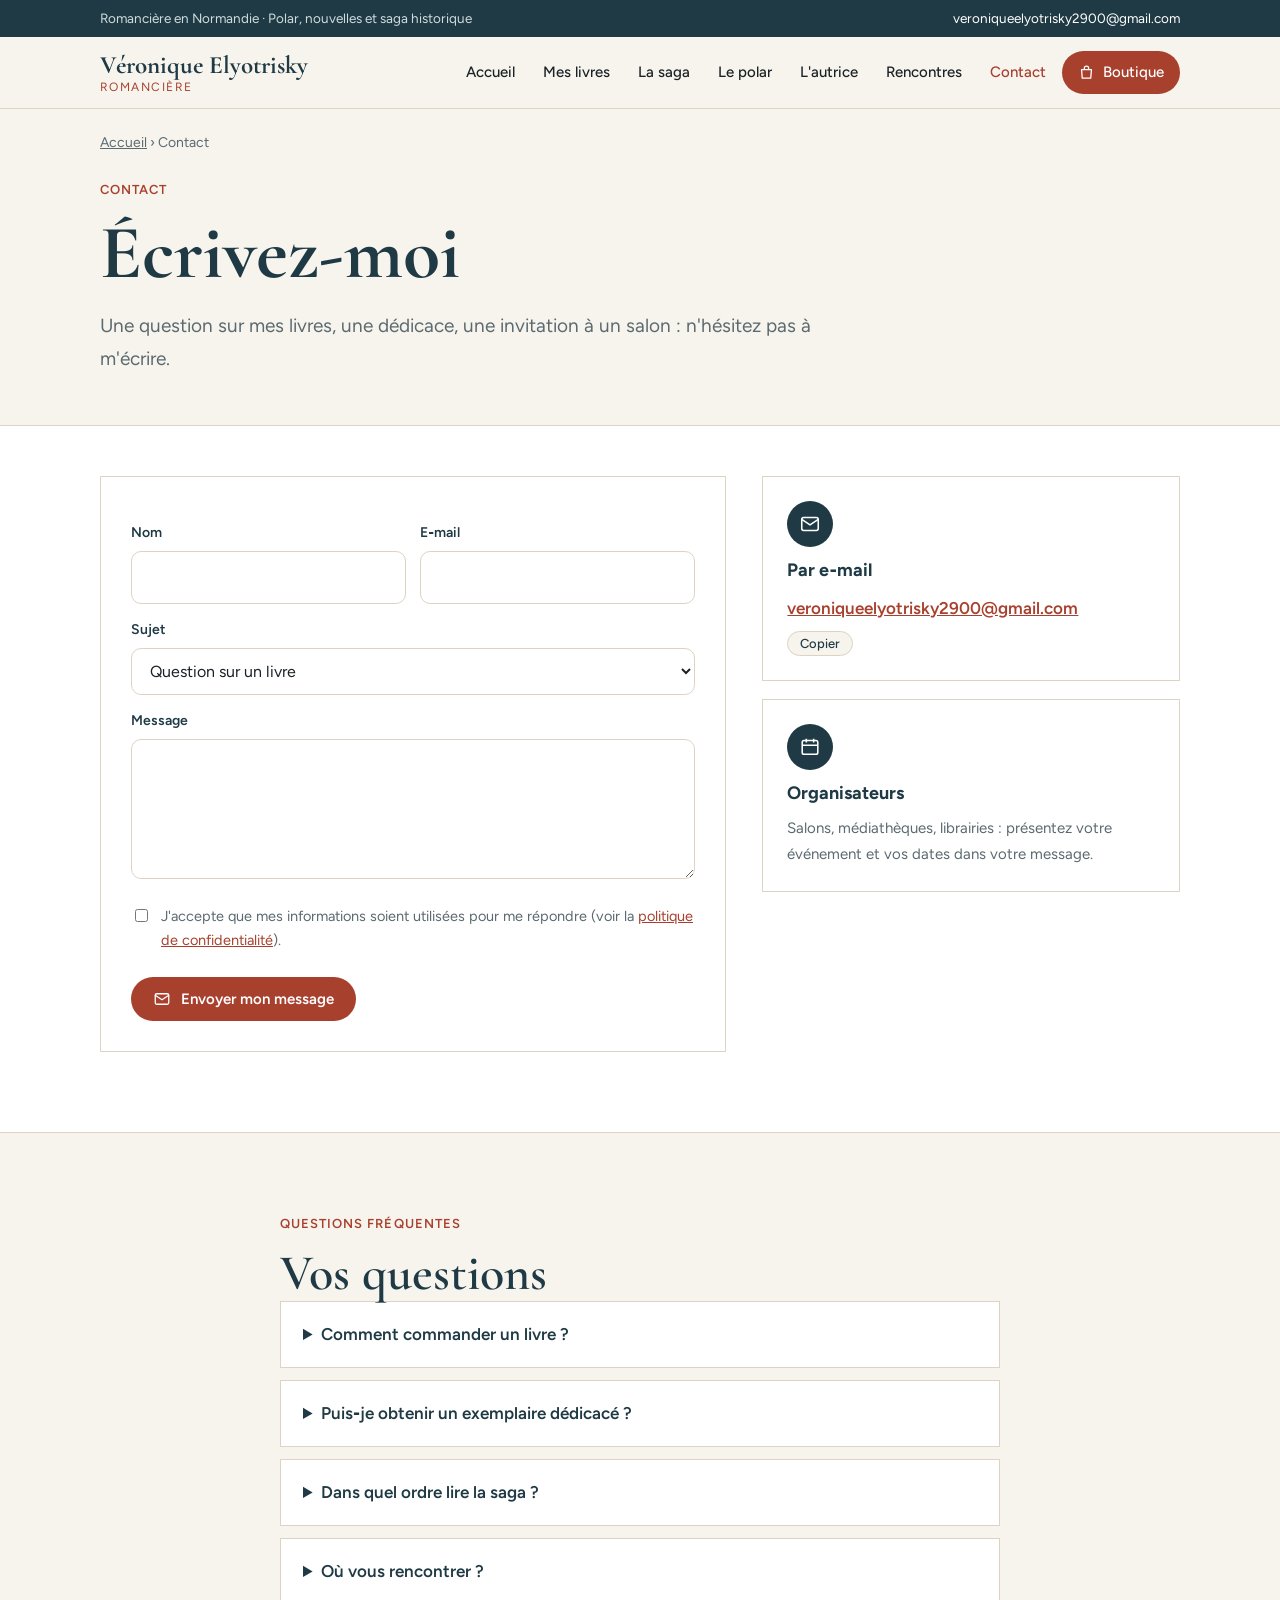
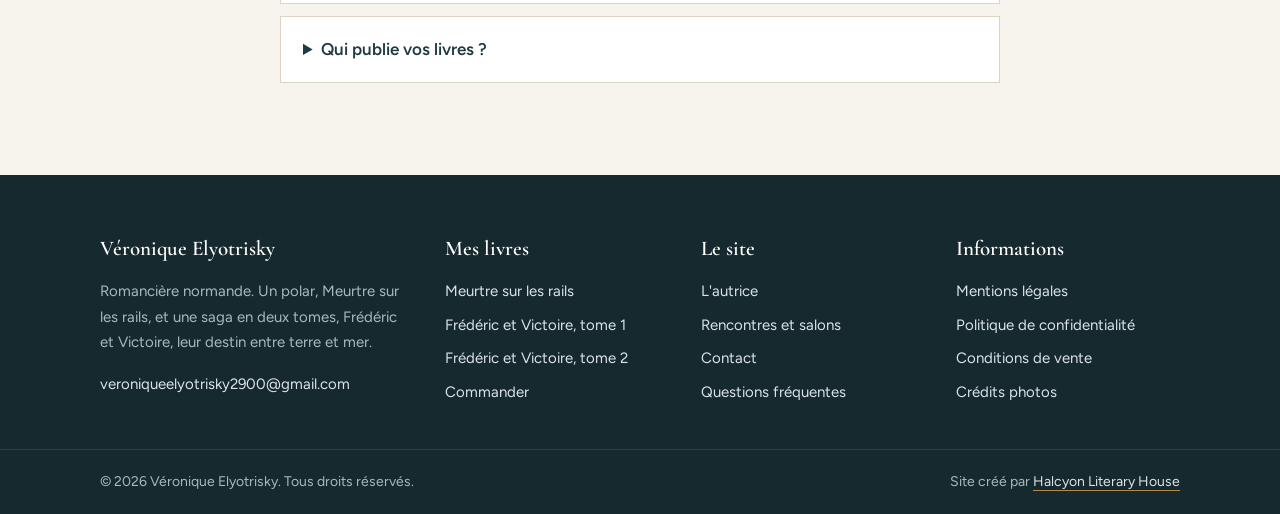
<file: contact.html>
<!doctype html>
<html lang="fr">
<head>
<meta charset="utf-8">
<meta name="viewport" content="width=device-width, initial-scale=1, viewport-fit=cover">
<title>Contact · Véronique Elyotrisky</title>
<meta name="description" content="Écrire à Véronique Elyotrisky : questions sur ses livres, dédicaces, invitations en salon ou en médiathèque.">
<meta property="og:title" content="Contact · Véronique Elyotrisky">
<meta property="og:description" content="Écrire à Véronique Elyotrisky : questions sur ses livres, dédicaces, invitations en salon ou en médiathèque.">
<meta name="theme-color" content="#1f3a44">
<link rel="icon" href="favicon.svg" type="image/svg+xml">
<link rel="icon" href="favicon.ico" sizes="48x48">
<link rel="apple-touch-icon" href="apple-touch-icon.png">
<link rel="preconnect" href="https://fonts.googleapis.com">
<link rel="preconnect" href="https://fonts.gstatic.com" crossorigin>
<link href="https://fonts.googleapis.com/css2?family=Cormorant+Garamond:ital,wght@0,500;0,600;0,700;1,500&family=Figtree:wght@400;500;600&display=swap" rel="stylesheet">
<link rel="stylesheet" href="style.css">
</head>
<body>
<svg width="0" height="0" style="position:absolute" aria-hidden="true">
<symbol id="i-mail" viewBox="0 0 24 24" fill="none" stroke="currentColor" stroke-width="1.7" stroke-linecap="round" stroke-linejoin="round"><rect x="3" y="5" width="18" height="14" rx="2"/><path d="m3 7 9 6 9-6"/></symbol>
<symbol id="i-book" viewBox="0 0 24 24" fill="none" stroke="currentColor" stroke-width="1.7" stroke-linejoin="round"><path d="M4 5.5A2.5 2.5 0 0 1 6.5 3H20v16H6.5A2.5 2.5 0 0 0 4 21.5z"/><path d="M4 5.5v16"/></symbol>
<symbol id="i-bag" viewBox="0 0 24 24" fill="none" stroke="currentColor" stroke-width="1.8" stroke-linejoin="round"><path d="M5 8h14l-1 12H6z"/><path d="M9 8V6a3 3 0 0 1 6 0v2"/></symbol>
<symbol id="i-pin" viewBox="0 0 24 24" fill="none" stroke="currentColor" stroke-width="1.7"><path d="M12 21s7-6.2 7-11.5A7 7 0 0 0 5 9.5C5 14.8 12 21 12 21z"/><circle cx="12" cy="9.5" r="2.5"/></symbol>
<symbol id="i-pen" viewBox="0 0 24 24" fill="none" stroke="currentColor" stroke-width="1.7" stroke-linecap="round" stroke-linejoin="round"><path d="M4 20l4-1 11-11-3-3L5 16z"/><path d="M14 6l3 3"/></symbol>
<symbol id="i-clock" viewBox="0 0 24 24" fill="none" stroke="currentColor" stroke-width="1.7"><circle cx="12" cy="12" r="8.5"/><path d="M12 7.5V12l3 2" stroke-linecap="round"/></symbol>
<symbol id="i-sign" viewBox="0 0 24 24" fill="none" stroke="currentColor" stroke-width="1.7" stroke-linecap="round" stroke-linejoin="round"><path d="M3 17c3-1 4-6 6-6s1 5 3 5 3-4 5-4 2 2 4 2"/><path d="M3 21h18"/></symbol>
<symbol id="i-cal" viewBox="0 0 24 24" fill="none" stroke="currentColor" stroke-width="1.7"><rect x="3.5" y="5" width="17" height="15" rx="2"/><path d="M3.5 10h17M8 3v4M16 3v4"/></symbol>
<symbol id="i-train" viewBox="0 0 24 24" fill="none" stroke="currentColor" stroke-width="1.7" stroke-linejoin="round"><rect x="5" y="3" width="14" height="14" rx="3"/><path d="M5 11h14M8 21l2-4M16 21l-2-4"/></symbol>
<symbol id="i-wave" viewBox="0 0 24 24" fill="none" stroke="currentColor" stroke-width="1.7" stroke-linecap="round"><path d="M2 9c2.5 0 2.5-2 5-2s2.5 2 5 2 2.5-2 5-2 2.5 2 5 2M2 15c2.5 0 2.5-2 5-2s2.5 2 5 2 2.5-2 5-2 2.5 2 5 2"/></symbol>
<symbol id="i-truck" viewBox="0 0 24 24" fill="none" stroke="currentColor" stroke-width="1.7" stroke-linejoin="round"><path d="M3 6h11v10H3zM14 10h4l3 3v3h-7"/><circle cx="7" cy="18" r="1.8"/><circle cx="17" cy="18" r="1.8"/></symbol>
<symbol id="i-shield" viewBox="0 0 24 24" fill="none" stroke="currentColor" stroke-width="1.7" stroke-linejoin="round"><path d="M12 3l8 3v6c0 4.5-3.4 8-8 9-4.6-1-8-4.5-8-9V6z"/></symbol>
<symbol id="i-menu" viewBox="0 0 24 24" fill="none" stroke="currentColor" stroke-width="2" stroke-linecap="round"><path d="M4 7h16M4 12h16M4 17h16"/></symbol>
<symbol id="i-arrow" viewBox="0 0 24 24" fill="none" stroke="currentColor" stroke-width="2" stroke-linecap="round"><path d="M5 12h14M13 6l6 6-6 6"/></symbol>
</svg>
<div class="topbar"><div class="wrap"><span>Romancière en Normandie · Polar, nouvelles et saga historique</span><a href="mailto:veroniqueelyotrisky2900@gmail.com">veroniqueelyotrisky2900@gmail.com</a></div></div>
<header class="site">
  <div class="wrap">
    <a class="brand" href="index.html"><b>Véronique Elyotrisky</b><small>Romancière</small></a>
    <button class="burger" type="button" aria-label="Ouvrir le menu" aria-expanded="false" aria-controls="menu"><svg><use href="#i-menu"/></svg></button>
    <ul class="menu" id="menu"><li><a href="index.html">Accueil</a></li><li><a href="livres.html">Mes livres</a></li><li><a href="saga-frederic-et-victoire.html">La saga</a></li><li><a href="meurtre-sur-les-rails.html">Le polar</a></li><li><a href="a-propos.html">L'autrice</a></li><li><a href="rencontres.html">Rencontres</a></li><li><a href="contact.html" aria-current="page">Contact</a></li><li class="shop"><a href="boutique.html"><svg><use href="#i-bag"/></svg>Boutique</a></li></ul>
  </div>
</header>
<div class="wrap crumbs"><a href="index.html">Accueil</a> › Contact</div>
<main>

<div class="wrap pagehead"><div class="kicker">Contact</div><h1>Écrivez‑moi</h1>
<p class="lead">Une question sur mes livres, une dédicace, une invitation à un salon : n'hésitez pas à m'écrire.</p></div>
<section class="alt" style="padding-top:50px">
  <div class="wrap shop-grid">
    <div class="card-box">
      <form data-form="contact" data-subject="Message depuis le site" data-ok="Merci ! Votre message est bien envoyé. Je vous réponds dès que possible.">
        <input type="hidden" name="formulaire" value="contact"><input class="hp" name="site_web" tabindex="-1" autocomplete="off" aria-hidden="true">
        <div class="row"><div><label for="f-nom">Nom</label><input id="f-nom" name="nom" autocomplete="name" required></div><div><label for="f-mail">E‑mail</label><input id="f-mail" type="email" name="email" autocomplete="email" required></div></div>
        <label for="f-sujet">Sujet</label>
        <select id="f-sujet" name="sujet"><option>Question sur un livre</option><option>Dédicace</option><option value="Invitation">Invitation (salon, médiathèque, librairie)</option><option>Presse</option><option>Autre</option></select>
        <label for="f-msg">Message</label><textarea id="f-msg" name="message" required></textarea>
        <label class="check"><input type="checkbox" required> <span>J'accepte que mes informations soient utilisées pour me répondre (voir la <a href="confidentialite.html">politique de confidentialité</a>).</span></label>
        <button class="btn rail" type="submit" style="margin-top:18px"><svg><use href="#i-mail"/></svg>Envoyer mon message</button>
        <div class="form-msg" hidden></div>
      </form>
    </div>
    <div class="cards" style="grid-template-columns:minmax(0,1fr)">
      <div class="ccard"><span class="ic"><svg><use href="#i-mail"/></svg></span><strong>Par e‑mail</strong><a href="mailto:veroniqueelyotrisky2900@gmail.com">veroniqueelyotrisky2900@gmail.com</a><button class="copy" type="button" data-copy="veroniqueelyotrisky2900@gmail.com">Copier</button></div>
      <div class="ccard"><span class="ic"><svg><use href="#i-cal"/></svg></span><strong>Organisateurs</strong><p>Salons, médiathèques, librairies : présentez votre événement et vos dates dans votre message.</p></div>
    </div>
  </div>
</section>
<section id="questions">
  <div class="wrap narrow">
    <div class="kicker">Questions fréquentes</div><h2>Vos questions</h2>
    <details><summary>Comment commander un livre ?</summary><p>Rendez‑vous sur la <a href="boutique.html">boutique</a>, choisissez vos livres et envoyez votre demande. Je vous réponds par e‑mail avec le prix total et les modalités de paiement.</p></details>
    <details><summary>Puis‑je obtenir un exemplaire dédicacé ?</summary><p>Oui, avec plaisir. Indiquez simplement le prénom souhaité dans votre commande.</p></details>
    <details><summary>Dans quel ordre lire la saga ?</summary><p>Frédéric et Victoire se lit dans l'ordre : commencez par le tome 1, puis le tome 2.</p></details>
    <details><summary>Où vous rencontrer ?</summary><p>Dans les salons du livre de Normandie. Consultez la page <a href="rencontres.html">Rencontres</a>.</p></details>
    <details><summary>Qui publie vos livres ?</summary><p>Mes romans sont publiés aux éditions Bookélis.</p></details>
  </div>
</section>

</main>
<footer class="site">
  <div class="wrap cols">
    <div>
      <h4>Véronique Elyotrisky</h4>
      <p>Romancière normande. Un polar, Meurtre sur les rails, et une saga en deux tomes, Frédéric et Victoire, leur destin entre terre et mer.</p>
      <p><a href="mailto:veroniqueelyotrisky2900@gmail.com">veroniqueelyotrisky2900@gmail.com</a></p>
    </div>
    <div><h4>Mes livres</h4><ul>
      <li><a href="meurtre-sur-les-rails.html">Meurtre sur les rails</a></li>
      <li><a href="saga-frederic-et-victoire.html#tome-1">Frédéric et Victoire, tome 1</a></li>
      <li><a href="saga-frederic-et-victoire.html#tome-2">Frédéric et Victoire, tome 2</a></li>
      <li><a href="boutique.html">Commander</a></li></ul></div>
    <div><h4>Le site</h4><ul>
      <li><a href="a-propos.html">L'autrice</a></li>
      <li><a href="rencontres.html">Rencontres et salons</a></li>
      <li><a href="contact.html">Contact</a></li>
      <li><a href="contact.html#questions">Questions fréquentes</a></li></ul></div>
    <div><h4>Informations</h4><ul>
      <li><a href="mentions-legales.html">Mentions légales</a></li>
      <li><a href="confidentialite.html">Politique de confidentialité</a></li>
      <li><a href="conditions-de-vente.html">Conditions de vente</a></li>
      <li><a href="mentions-legales.html#credits">Crédits photos</a></li></ul></div>
  </div>
  <div class="legal"><div class="wrap"><span>© <span data-year>2026</span> Véronique Elyotrisky. Tous droits réservés.</span><span>Site créé par <a href="https://halcyonliterary.com" target="_blank" rel="noopener">Halcyon Literary House</a></span></div></div>
</footer>
<script src="site.js"></script>
</body>
</html>
</file>
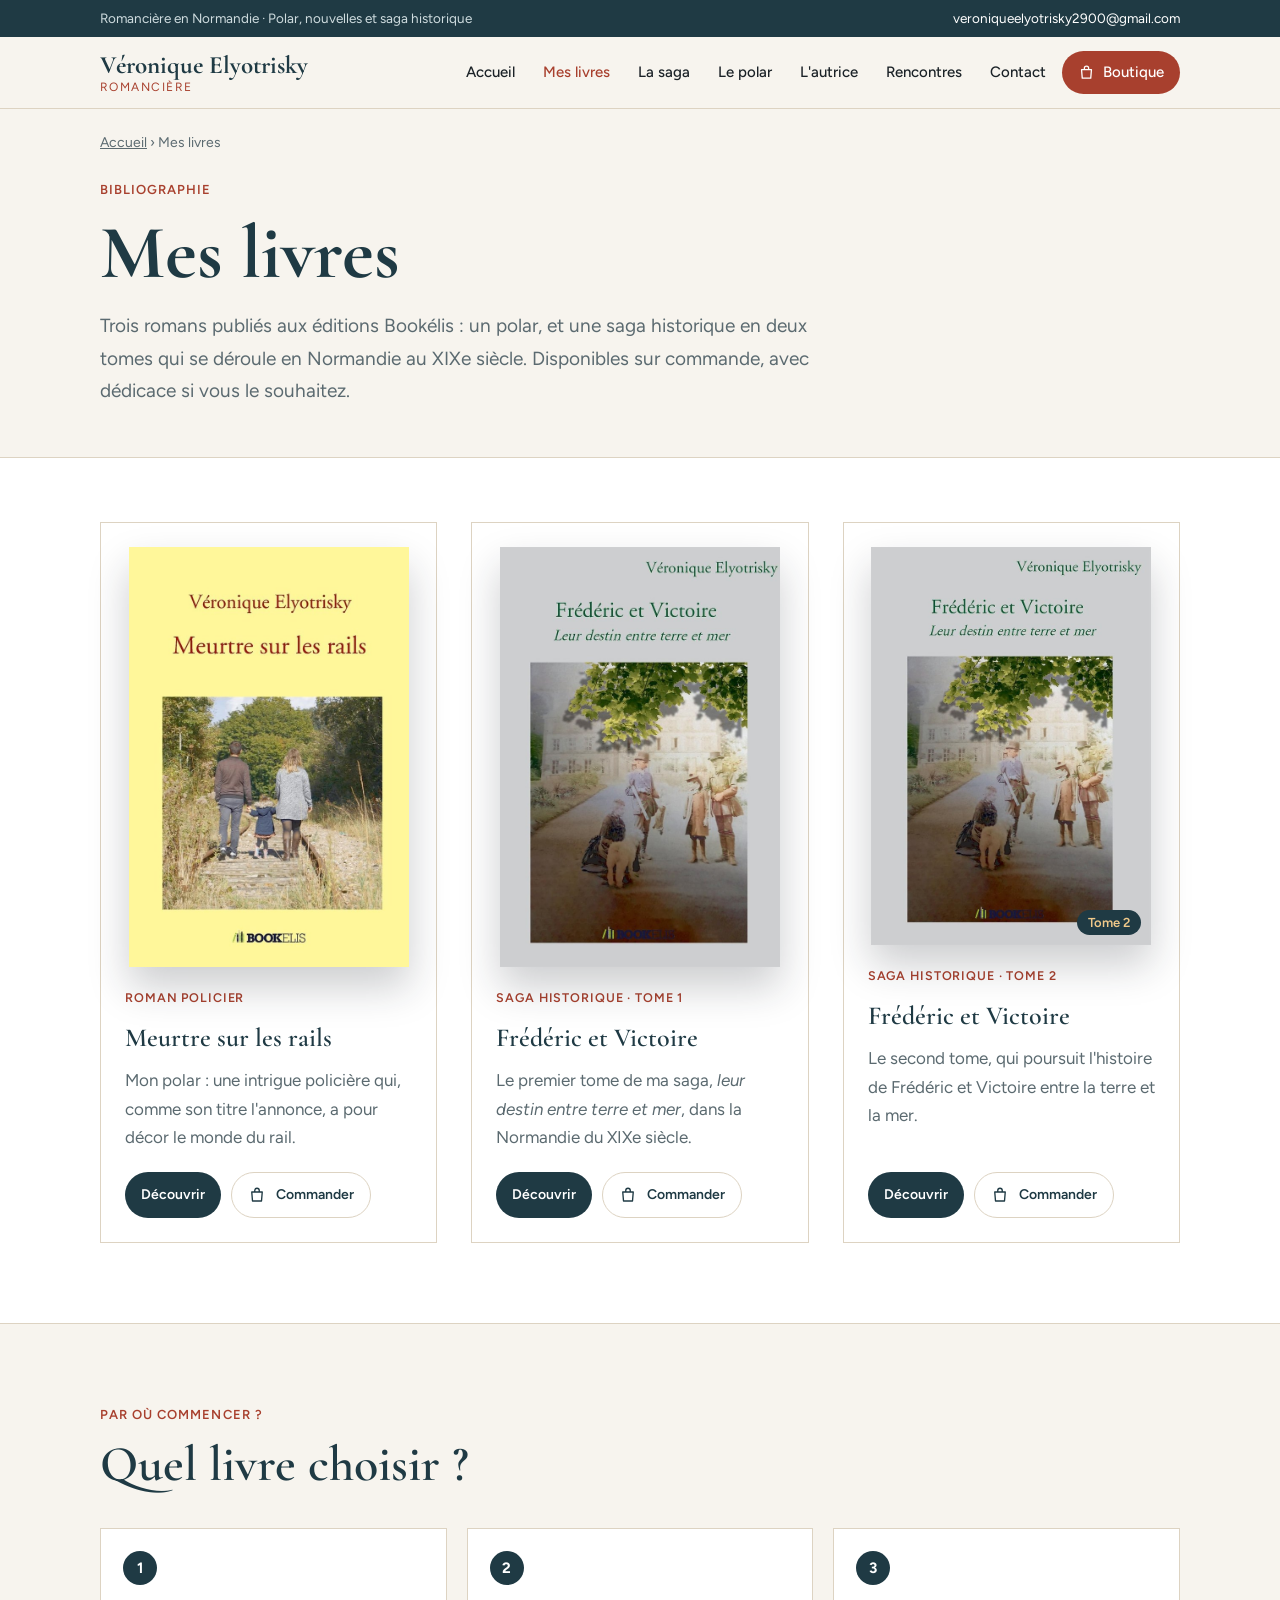
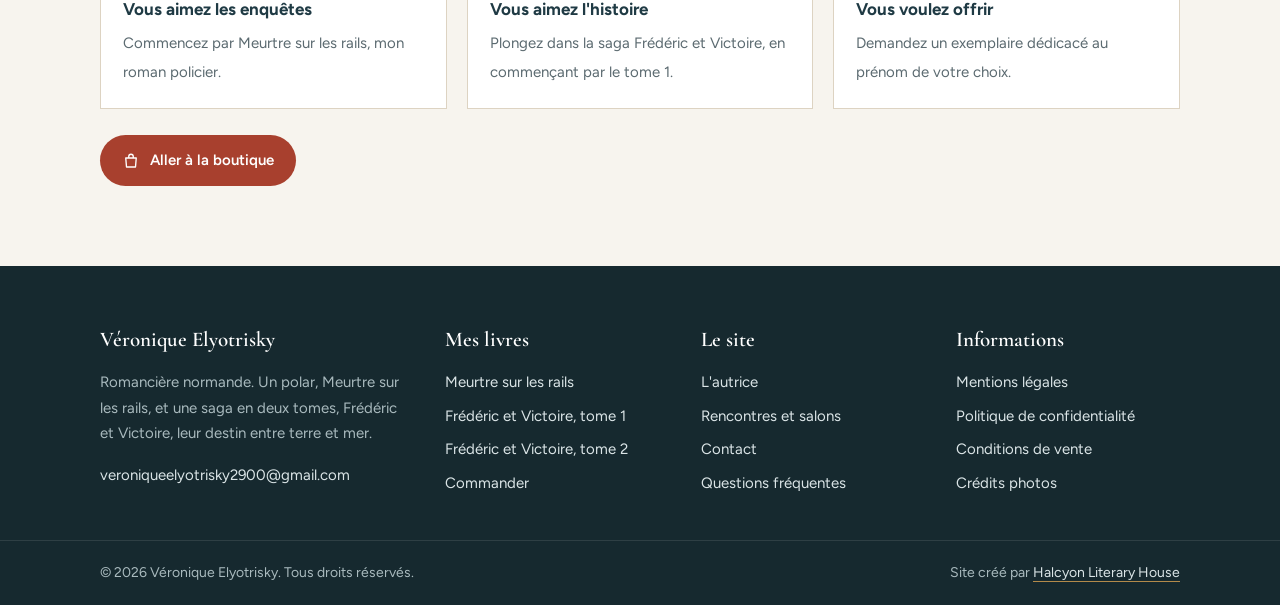
<file: livres.html>
<!doctype html>
<html lang="fr">
<head>
<meta charset="utf-8">
<meta name="viewport" content="width=device-width, initial-scale=1, viewport-fit=cover">
<title>Mes livres · Véronique Elyotrisky</title>
<meta name="description" content="Les romans de Véronique Elyotrisky : Meurtre sur les rails et la saga Frédéric et Victoire, leur destin entre terre et mer, tomes 1 et 2.">
<meta property="og:title" content="Mes livres · Véronique Elyotrisky">
<meta property="og:description" content="Les romans de Véronique Elyotrisky : Meurtre sur les rails et la saga Frédéric et Victoire, leur destin entre terre et mer, tomes 1 et 2.">
<meta name="theme-color" content="#1f3a44">
<link rel="icon" href="favicon.svg" type="image/svg+xml">
<link rel="icon" href="favicon.ico" sizes="48x48">
<link rel="apple-touch-icon" href="apple-touch-icon.png">
<link rel="preconnect" href="https://fonts.googleapis.com">
<link rel="preconnect" href="https://fonts.gstatic.com" crossorigin>
<link href="https://fonts.googleapis.com/css2?family=Cormorant+Garamond:ital,wght@0,500;0,600;0,700;1,500&family=Figtree:wght@400;500;600&display=swap" rel="stylesheet">
<link rel="stylesheet" href="style.css">
</head>
<body>
<svg width="0" height="0" style="position:absolute" aria-hidden="true">
<symbol id="i-mail" viewBox="0 0 24 24" fill="none" stroke="currentColor" stroke-width="1.7" stroke-linecap="round" stroke-linejoin="round"><rect x="3" y="5" width="18" height="14" rx="2"/><path d="m3 7 9 6 9-6"/></symbol>
<symbol id="i-book" viewBox="0 0 24 24" fill="none" stroke="currentColor" stroke-width="1.7" stroke-linejoin="round"><path d="M4 5.5A2.5 2.5 0 0 1 6.5 3H20v16H6.5A2.5 2.5 0 0 0 4 21.5z"/><path d="M4 5.5v16"/></symbol>
<symbol id="i-bag" viewBox="0 0 24 24" fill="none" stroke="currentColor" stroke-width="1.8" stroke-linejoin="round"><path d="M5 8h14l-1 12H6z"/><path d="M9 8V6a3 3 0 0 1 6 0v2"/></symbol>
<symbol id="i-pin" viewBox="0 0 24 24" fill="none" stroke="currentColor" stroke-width="1.7"><path d="M12 21s7-6.2 7-11.5A7 7 0 0 0 5 9.5C5 14.8 12 21 12 21z"/><circle cx="12" cy="9.5" r="2.5"/></symbol>
<symbol id="i-pen" viewBox="0 0 24 24" fill="none" stroke="currentColor" stroke-width="1.7" stroke-linecap="round" stroke-linejoin="round"><path d="M4 20l4-1 11-11-3-3L5 16z"/><path d="M14 6l3 3"/></symbol>
<symbol id="i-clock" viewBox="0 0 24 24" fill="none" stroke="currentColor" stroke-width="1.7"><circle cx="12" cy="12" r="8.5"/><path d="M12 7.5V12l3 2" stroke-linecap="round"/></symbol>
<symbol id="i-sign" viewBox="0 0 24 24" fill="none" stroke="currentColor" stroke-width="1.7" stroke-linecap="round" stroke-linejoin="round"><path d="M3 17c3-1 4-6 6-6s1 5 3 5 3-4 5-4 2 2 4 2"/><path d="M3 21h18"/></symbol>
<symbol id="i-cal" viewBox="0 0 24 24" fill="none" stroke="currentColor" stroke-width="1.7"><rect x="3.5" y="5" width="17" height="15" rx="2"/><path d="M3.5 10h17M8 3v4M16 3v4"/></symbol>
<symbol id="i-train" viewBox="0 0 24 24" fill="none" stroke="currentColor" stroke-width="1.7" stroke-linejoin="round"><rect x="5" y="3" width="14" height="14" rx="3"/><path d="M5 11h14M8 21l2-4M16 21l-2-4"/></symbol>
<symbol id="i-wave" viewBox="0 0 24 24" fill="none" stroke="currentColor" stroke-width="1.7" stroke-linecap="round"><path d="M2 9c2.5 0 2.5-2 5-2s2.5 2 5 2 2.5-2 5-2 2.5 2 5 2M2 15c2.5 0 2.5-2 5-2s2.5 2 5 2 2.5-2 5-2 2.5 2 5 2"/></symbol>
<symbol id="i-truck" viewBox="0 0 24 24" fill="none" stroke="currentColor" stroke-width="1.7" stroke-linejoin="round"><path d="M3 6h11v10H3zM14 10h4l3 3v3h-7"/><circle cx="7" cy="18" r="1.8"/><circle cx="17" cy="18" r="1.8"/></symbol>
<symbol id="i-shield" viewBox="0 0 24 24" fill="none" stroke="currentColor" stroke-width="1.7" stroke-linejoin="round"><path d="M12 3l8 3v6c0 4.5-3.4 8-8 9-4.6-1-8-4.5-8-9V6z"/></symbol>
<symbol id="i-menu" viewBox="0 0 24 24" fill="none" stroke="currentColor" stroke-width="2" stroke-linecap="round"><path d="M4 7h16M4 12h16M4 17h16"/></symbol>
<symbol id="i-arrow" viewBox="0 0 24 24" fill="none" stroke="currentColor" stroke-width="2" stroke-linecap="round"><path d="M5 12h14M13 6l6 6-6 6"/></symbol>
</svg>
<div class="topbar"><div class="wrap"><span>Romancière en Normandie · Polar, nouvelles et saga historique</span><a href="mailto:veroniqueelyotrisky2900@gmail.com">veroniqueelyotrisky2900@gmail.com</a></div></div>
<header class="site">
  <div class="wrap">
    <a class="brand" href="index.html"><b>Véronique Elyotrisky</b><small>Romancière</small></a>
    <button class="burger" type="button" aria-label="Ouvrir le menu" aria-expanded="false" aria-controls="menu"><svg><use href="#i-menu"/></svg></button>
    <ul class="menu" id="menu"><li><a href="index.html">Accueil</a></li><li><a href="livres.html" aria-current="page">Mes livres</a></li><li><a href="saga-frederic-et-victoire.html">La saga</a></li><li><a href="meurtre-sur-les-rails.html">Le polar</a></li><li><a href="a-propos.html">L'autrice</a></li><li><a href="rencontres.html">Rencontres</a></li><li><a href="contact.html">Contact</a></li><li class="shop"><a href="boutique.html"><svg><use href="#i-bag"/></svg>Boutique</a></li></ul>
  </div>
</header>
<div class="wrap crumbs"><a href="index.html">Accueil</a> › Mes livres</div>
<main>

<div class="wrap pagehead"><div class="kicker">Bibliographie</div><h1>Mes livres</h1>
<p class="lead">Trois romans publiés aux éditions Bookélis : un polar, et une saga historique en deux tomes qui se déroule en Normandie au XIXe siècle. Disponibles sur commande, avec dédicace si vous le souhaitez.</p></div>
<section class="alt" style="padding-top:20px">
  <div class="wrap">
<div class="grid3">
  <article class="bookcard">
    <img class="cover realcover" src="images/meurtre-sur-les-rails.jpg" alt="Couverture du roman Meurtre sur les rails" width="700" height="993" loading="lazy">
    <div class="genre">Roman policier</div>
    <h3>Meurtre sur les rails</h3>
    <p>Mon polar : une intrigue policière qui, comme son titre l'annonce, a pour décor le monde du rail.</p>
    <div class="actions"><a class="btn sea" href="meurtre-sur-les-rails.html">Découvrir</a><a class="btn ghost" href="boutique.html?livre=polar"><svg><use href="#i-bag"/></svg>Commander</a></div>
  </article>
  <article class="bookcard">
    <img class="cover realcover" src="images/frederic-et-victoire-tome-1.jpg" alt="Couverture du roman Frédéric et Victoire, leur destin entre terre et mer, tome 1" width="700" height="996" loading="lazy">
    <div class="genre">Saga historique · Tome 1</div>
    <h3>Frédéric et Victoire</h3>
    <p>Le premier tome de ma saga, <em>leur destin entre terre et mer</em>, dans la Normandie du XIXe siècle.</p>
    <div class="actions"><a class="btn sea" href="saga-frederic-et-victoire.html#tome-1">Découvrir</a><a class="btn ghost" href="boutique.html?livre=saga1"><svg><use href="#i-bag"/></svg>Commander</a></div>
  </article>
  <article class="bookcard">
    <div class="cover realwrap"><img class="realcover-in" src="images/frederic-et-victoire-tome-1.jpg" alt="Couverture du roman Frédéric et Victoire, leur destin entre terre et mer, tome 2" width="700" height="996" loading="lazy"><span class="tbadge">Tome 2</span></div>
    <div class="genre">Saga historique · Tome 2</div>
    <h3>Frédéric et Victoire</h3>
    <p>Le second tome, qui poursuit l'histoire de Frédéric et Victoire entre la terre et la mer.</p>
    <div class="actions"><a class="btn sea" href="saga-frederic-et-victoire.html#tome-2">Découvrir</a><a class="btn ghost" href="boutique.html?livre=saga2"><svg><use href="#i-bag"/></svg>Commander</a></div>
  </article>
</div></div>
</section>
<section>
  <div class="wrap">
    <div class="kicker">Par où commencer ?</div><h2>Quel livre choisir ?</h2>
    <div class="steps">
      <div><b>1</b><strong>Vous aimez les enquêtes</strong><span>Commencez par Meurtre sur les rails, mon roman policier.</span></div>
      <div><b>2</b><strong>Vous aimez l'histoire</strong><span>Plongez dans la saga Frédéric et Victoire, en commençant par le tome 1.</span></div>
      <div><b>3</b><strong>Vous voulez offrir</strong><span>Demandez un exemplaire dédicacé au prénom de votre choix.</span></div>
    </div>
    <div class="btns"><a class="btn rail" href="boutique.html"><svg><use href="#i-bag"/></svg>Aller à la boutique</a></div>
  </div>
</section>

</main>
<footer class="site">
  <div class="wrap cols">
    <div>
      <h4>Véronique Elyotrisky</h4>
      <p>Romancière normande. Un polar, Meurtre sur les rails, et une saga en deux tomes, Frédéric et Victoire, leur destin entre terre et mer.</p>
      <p><a href="mailto:veroniqueelyotrisky2900@gmail.com">veroniqueelyotrisky2900@gmail.com</a></p>
    </div>
    <div><h4>Mes livres</h4><ul>
      <li><a href="meurtre-sur-les-rails.html">Meurtre sur les rails</a></li>
      <li><a href="saga-frederic-et-victoire.html#tome-1">Frédéric et Victoire, tome 1</a></li>
      <li><a href="saga-frederic-et-victoire.html#tome-2">Frédéric et Victoire, tome 2</a></li>
      <li><a href="boutique.html">Commander</a></li></ul></div>
    <div><h4>Le site</h4><ul>
      <li><a href="a-propos.html">L'autrice</a></li>
      <li><a href="rencontres.html">Rencontres et salons</a></li>
      <li><a href="contact.html">Contact</a></li>
      <li><a href="contact.html#questions">Questions fréquentes</a></li></ul></div>
    <div><h4>Informations</h4><ul>
      <li><a href="mentions-legales.html">Mentions légales</a></li>
      <li><a href="confidentialite.html">Politique de confidentialité</a></li>
      <li><a href="conditions-de-vente.html">Conditions de vente</a></li>
      <li><a href="mentions-legales.html#credits">Crédits photos</a></li></ul></div>
  </div>
  <div class="legal"><div class="wrap"><span>© <span data-year>2026</span> Véronique Elyotrisky. Tous droits réservés.</span><span>Site créé par <a href="https://halcyonliterary.com" target="_blank" rel="noopener">Halcyon Literary House</a></span></div></div>
</footer>
<script src="site.js"></script>
</body>
</html>
</file>
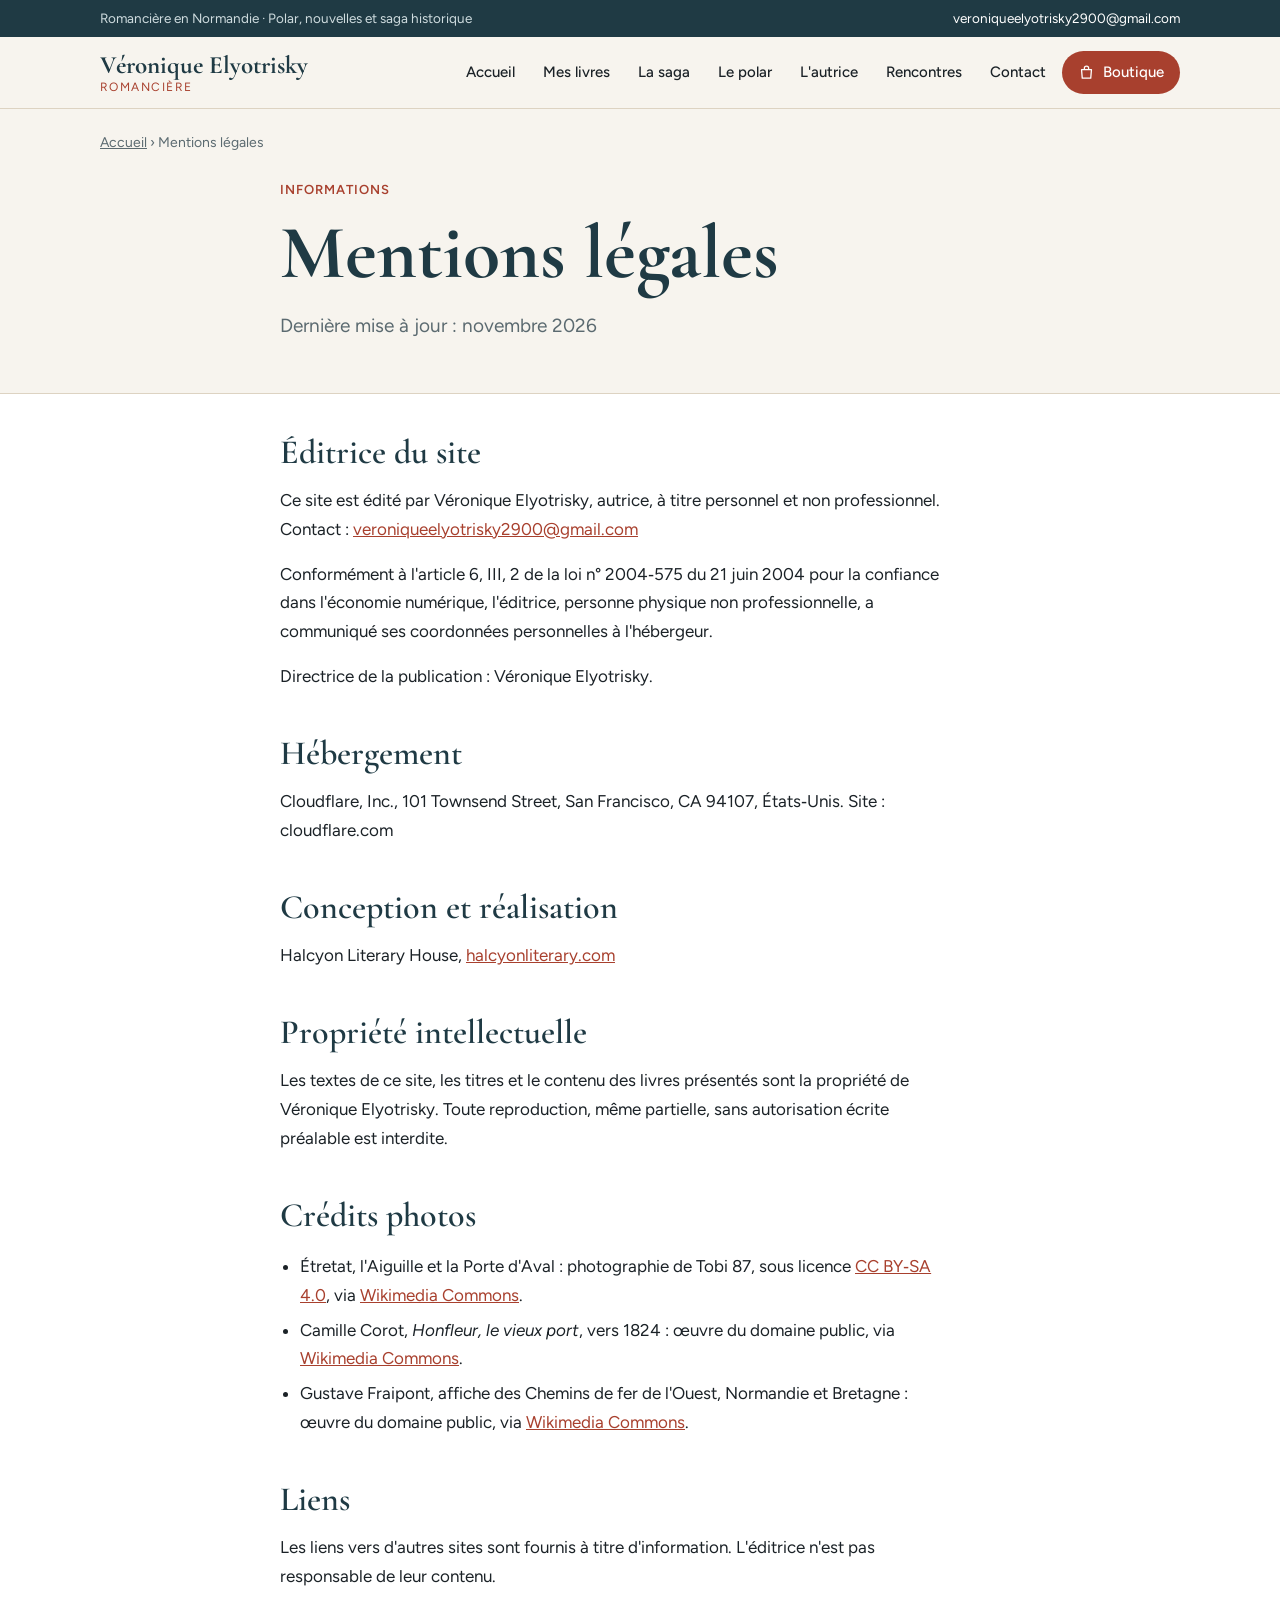
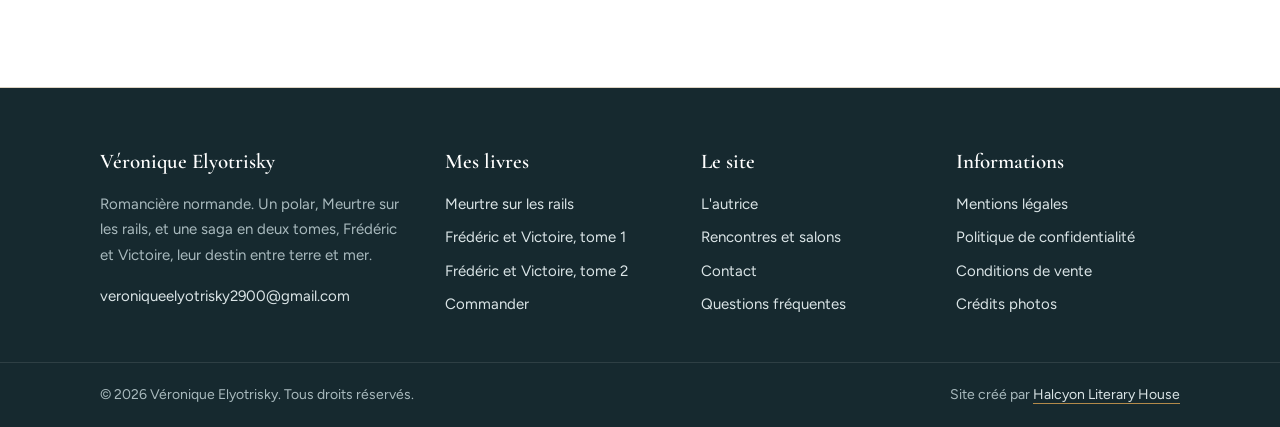
<file: mentions-legales.html>
<!doctype html>
<html lang="fr">
<head>
<meta charset="utf-8">
<meta name="viewport" content="width=device-width, initial-scale=1, viewport-fit=cover">
<title>Mentions légales · Véronique Elyotrisky</title>
<meta name="description" content="Mentions légales du site de Véronique Elyotrisky.">
<meta property="og:title" content="Mentions légales · Véronique Elyotrisky">
<meta property="og:description" content="Mentions légales du site de Véronique Elyotrisky.">
<meta name="theme-color" content="#1f3a44">
<link rel="icon" href="favicon.svg" type="image/svg+xml">
<link rel="icon" href="favicon.ico" sizes="48x48">
<link rel="apple-touch-icon" href="apple-touch-icon.png">
<link rel="preconnect" href="https://fonts.googleapis.com">
<link rel="preconnect" href="https://fonts.gstatic.com" crossorigin>
<link href="https://fonts.googleapis.com/css2?family=Cormorant+Garamond:ital,wght@0,500;0,600;0,700;1,500&family=Figtree:wght@400;500;600&display=swap" rel="stylesheet">
<link rel="stylesheet" href="style.css">
</head>
<body>
<svg width="0" height="0" style="position:absolute" aria-hidden="true">
<symbol id="i-mail" viewBox="0 0 24 24" fill="none" stroke="currentColor" stroke-width="1.7" stroke-linecap="round" stroke-linejoin="round"><rect x="3" y="5" width="18" height="14" rx="2"/><path d="m3 7 9 6 9-6"/></symbol>
<symbol id="i-book" viewBox="0 0 24 24" fill="none" stroke="currentColor" stroke-width="1.7" stroke-linejoin="round"><path d="M4 5.5A2.5 2.5 0 0 1 6.5 3H20v16H6.5A2.5 2.5 0 0 0 4 21.5z"/><path d="M4 5.5v16"/></symbol>
<symbol id="i-bag" viewBox="0 0 24 24" fill="none" stroke="currentColor" stroke-width="1.8" stroke-linejoin="round"><path d="M5 8h14l-1 12H6z"/><path d="M9 8V6a3 3 0 0 1 6 0v2"/></symbol>
<symbol id="i-pin" viewBox="0 0 24 24" fill="none" stroke="currentColor" stroke-width="1.7"><path d="M12 21s7-6.2 7-11.5A7 7 0 0 0 5 9.5C5 14.8 12 21 12 21z"/><circle cx="12" cy="9.5" r="2.5"/></symbol>
<symbol id="i-pen" viewBox="0 0 24 24" fill="none" stroke="currentColor" stroke-width="1.7" stroke-linecap="round" stroke-linejoin="round"><path d="M4 20l4-1 11-11-3-3L5 16z"/><path d="M14 6l3 3"/></symbol>
<symbol id="i-clock" viewBox="0 0 24 24" fill="none" stroke="currentColor" stroke-width="1.7"><circle cx="12" cy="12" r="8.5"/><path d="M12 7.5V12l3 2" stroke-linecap="round"/></symbol>
<symbol id="i-sign" viewBox="0 0 24 24" fill="none" stroke="currentColor" stroke-width="1.7" stroke-linecap="round" stroke-linejoin="round"><path d="M3 17c3-1 4-6 6-6s1 5 3 5 3-4 5-4 2 2 4 2"/><path d="M3 21h18"/></symbol>
<symbol id="i-cal" viewBox="0 0 24 24" fill="none" stroke="currentColor" stroke-width="1.7"><rect x="3.5" y="5" width="17" height="15" rx="2"/><path d="M3.5 10h17M8 3v4M16 3v4"/></symbol>
<symbol id="i-train" viewBox="0 0 24 24" fill="none" stroke="currentColor" stroke-width="1.7" stroke-linejoin="round"><rect x="5" y="3" width="14" height="14" rx="3"/><path d="M5 11h14M8 21l2-4M16 21l-2-4"/></symbol>
<symbol id="i-wave" viewBox="0 0 24 24" fill="none" stroke="currentColor" stroke-width="1.7" stroke-linecap="round"><path d="M2 9c2.5 0 2.5-2 5-2s2.5 2 5 2 2.5-2 5-2 2.5 2 5 2M2 15c2.5 0 2.5-2 5-2s2.5 2 5 2 2.5-2 5-2 2.5 2 5 2"/></symbol>
<symbol id="i-truck" viewBox="0 0 24 24" fill="none" stroke="currentColor" stroke-width="1.7" stroke-linejoin="round"><path d="M3 6h11v10H3zM14 10h4l3 3v3h-7"/><circle cx="7" cy="18" r="1.8"/><circle cx="17" cy="18" r="1.8"/></symbol>
<symbol id="i-shield" viewBox="0 0 24 24" fill="none" stroke="currentColor" stroke-width="1.7" stroke-linejoin="round"><path d="M12 3l8 3v6c0 4.5-3.4 8-8 9-4.6-1-8-4.5-8-9V6z"/></symbol>
<symbol id="i-menu" viewBox="0 0 24 24" fill="none" stroke="currentColor" stroke-width="2" stroke-linecap="round"><path d="M4 7h16M4 12h16M4 17h16"/></symbol>
<symbol id="i-arrow" viewBox="0 0 24 24" fill="none" stroke="currentColor" stroke-width="2" stroke-linecap="round"><path d="M5 12h14M13 6l6 6-6 6"/></symbol>
</svg>
<div class="topbar"><div class="wrap"><span>Romancière en Normandie · Polar, nouvelles et saga historique</span><a href="mailto:veroniqueelyotrisky2900@gmail.com">veroniqueelyotrisky2900@gmail.com</a></div></div>
<header class="site">
  <div class="wrap">
    <a class="brand" href="index.html"><b>Véronique Elyotrisky</b><small>Romancière</small></a>
    <button class="burger" type="button" aria-label="Ouvrir le menu" aria-expanded="false" aria-controls="menu"><svg><use href="#i-menu"/></svg></button>
    <ul class="menu" id="menu"><li><a href="index.html">Accueil</a></li><li><a href="livres.html">Mes livres</a></li><li><a href="saga-frederic-et-victoire.html">La saga</a></li><li><a href="meurtre-sur-les-rails.html">Le polar</a></li><li><a href="a-propos.html">L'autrice</a></li><li><a href="rencontres.html">Rencontres</a></li><li><a href="contact.html">Contact</a></li><li class="shop"><a href="boutique.html"><svg><use href="#i-bag"/></svg>Boutique</a></li></ul>
  </div>
</header>
<div class="wrap crumbs"><a href="index.html">Accueil</a> › Mentions légales</div>
<main>
<div class="wrap pagehead narrow"><div class="kicker">Informations</div><h1>Mentions légales</h1><p class="lead">Dernière mise à jour : novembre 2026</p></div><section class="alt" style="padding-top:40px"><div class="wrap narrow prose">
<h2 style="margin-top:0">Éditrice du site</h2>
<p>Ce site est édité par Véronique Elyotrisky, autrice, à titre personnel et non professionnel.<br>Contact : <a href="mailto:veroniqueelyotrisky2900@gmail.com">veroniqueelyotrisky2900@gmail.com</a></p>
<p>Conformément à l'article 6, III, 2 de la loi n° 2004‑575 du 21 juin 2004 pour la confiance dans l'économie numérique, l'éditrice, personne physique non professionnelle, a communiqué ses coordonnées personnelles à l'hébergeur.</p>
<p>Directrice de la publication : Véronique Elyotrisky.</p>
<h2>Hébergement</h2>
<p>Cloudflare, Inc., 101 Townsend Street, San Francisco, CA 94107, États‑Unis. Site : cloudflare.com</p>
<h2>Conception et réalisation</h2>
<p>Halcyon Literary House, <a href="https://halcyonliterary.com" target="_blank" rel="noopener">halcyonliterary.com</a></p>
<h2>Propriété intellectuelle</h2>
<p>Les textes de ce site, les titres et le contenu des livres présentés sont la propriété de Véronique Elyotrisky. Toute reproduction, même partielle, sans autorisation écrite préalable est interdite.</p>
<h2 id="credits">Crédits photos</h2>
<ul>
<li>Étretat, l'Aiguille et la Porte d'Aval : photographie de Tobi 87, sous licence <a href="https://creativecommons.org/licenses/by-sa/4.0/deed.fr" target="_blank" rel="noopener">CC BY‑SA 4.0</a>, via <a href="https://commons.wikimedia.org/wiki/File:L%27Aiguille_et_la_Porte_d%27Aval-Etretat-Normandie.jpg" target="_blank" rel="noopener">Wikimedia Commons</a>.</li>
<li>Camille Corot, <em>Honfleur, le vieux port</em>, vers 1824 : œuvre du domaine public, via <a href="https://commons.wikimedia.org/wiki/File:Honfleur,_le_vieux_port_(Camille_Corot).jpg" target="_blank" rel="noopener">Wikimedia Commons</a>.</li>
<li>Gustave Fraipont, affiche des Chemins de fer de l'Ouest, Normandie et Bretagne : œuvre du domaine public, via <a href="https://commons.wikimedia.org/wiki/File:Affiche_Ouest_Normandie_%26_Bretagne.jpg" target="_blank" rel="noopener">Wikimedia Commons</a>.</li>
</ul>
<h2>Liens</h2>
<p>Les liens vers d'autres sites sont fournis à titre d'information. L'éditrice n'est pas responsable de leur contenu.</p>
</div></section>
</main>
<footer class="site">
  <div class="wrap cols">
    <div>
      <h4>Véronique Elyotrisky</h4>
      <p>Romancière normande. Un polar, Meurtre sur les rails, et une saga en deux tomes, Frédéric et Victoire, leur destin entre terre et mer.</p>
      <p><a href="mailto:veroniqueelyotrisky2900@gmail.com">veroniqueelyotrisky2900@gmail.com</a></p>
    </div>
    <div><h4>Mes livres</h4><ul>
      <li><a href="meurtre-sur-les-rails.html">Meurtre sur les rails</a></li>
      <li><a href="saga-frederic-et-victoire.html#tome-1">Frédéric et Victoire, tome 1</a></li>
      <li><a href="saga-frederic-et-victoire.html#tome-2">Frédéric et Victoire, tome 2</a></li>
      <li><a href="boutique.html">Commander</a></li></ul></div>
    <div><h4>Le site</h4><ul>
      <li><a href="a-propos.html">L'autrice</a></li>
      <li><a href="rencontres.html">Rencontres et salons</a></li>
      <li><a href="contact.html">Contact</a></li>
      <li><a href="contact.html#questions">Questions fréquentes</a></li></ul></div>
    <div><h4>Informations</h4><ul>
      <li><a href="mentions-legales.html">Mentions légales</a></li>
      <li><a href="confidentialite.html">Politique de confidentialité</a></li>
      <li><a href="conditions-de-vente.html">Conditions de vente</a></li>
      <li><a href="mentions-legales.html#credits">Crédits photos</a></li></ul></div>
  </div>
  <div class="legal"><div class="wrap"><span>© <span data-year>2026</span> Véronique Elyotrisky. Tous droits réservés.</span><span>Site créé par <a href="https://halcyonliterary.com" target="_blank" rel="noopener">Halcyon Literary House</a></span></div></div>
</footer>
<script src="site.js"></script>
</body>
</html>
</file>
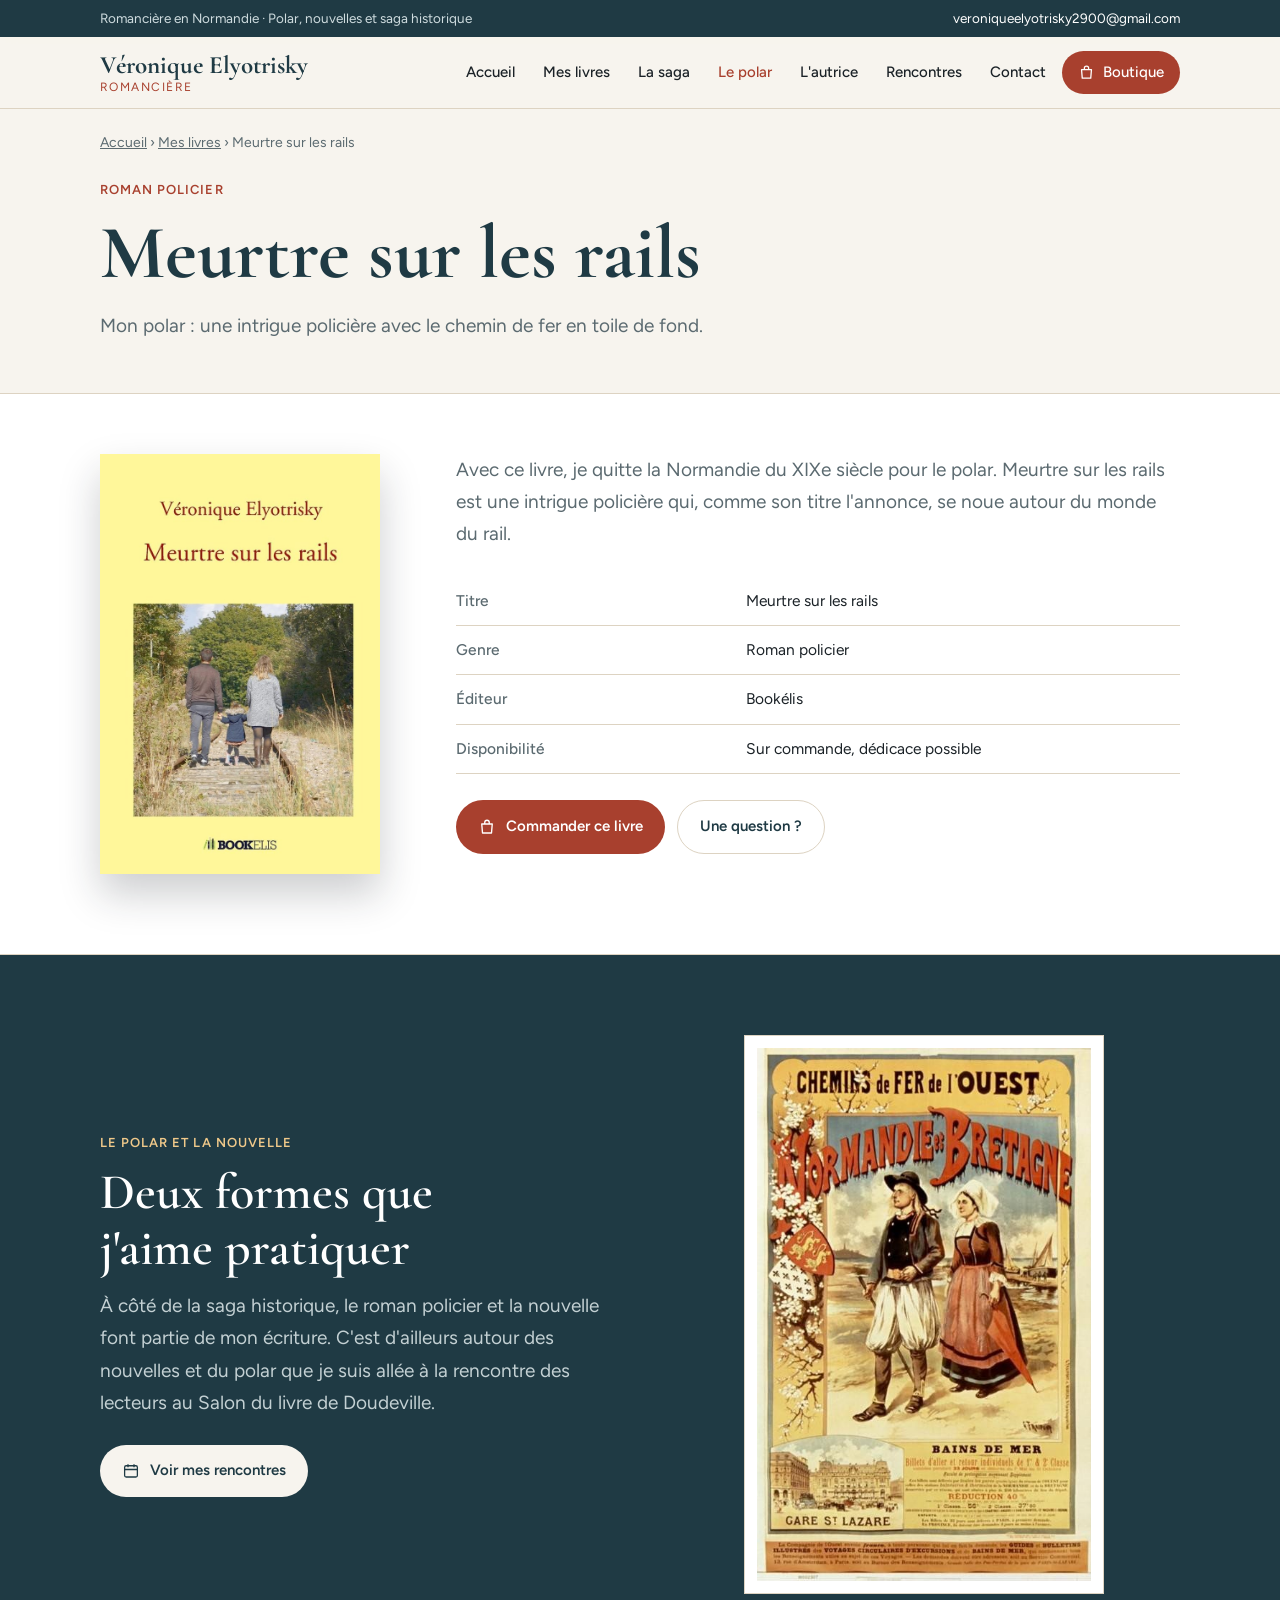
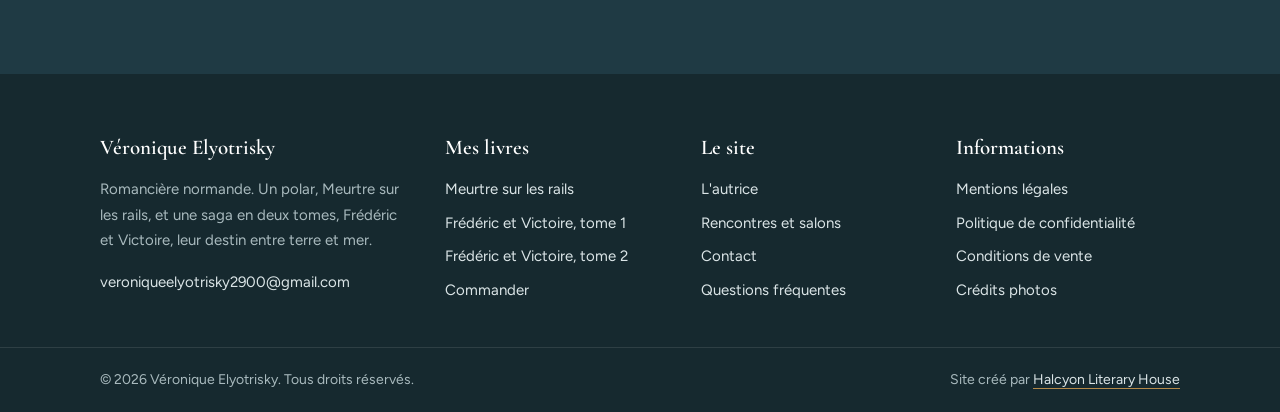
<file: meurtre-sur-les-rails.html>
<!doctype html>
<html lang="fr">
<head>
<meta charset="utf-8">
<meta name="viewport" content="width=device-width, initial-scale=1, viewport-fit=cover">
<title>Meurtre sur les rails · Véronique Elyotrisky</title>
<meta name="description" content="Meurtre sur les rails, le roman policier de Véronique Elyotrisky aux éditions Bookélis.">
<meta property="og:title" content="Meurtre sur les rails · Véronique Elyotrisky">
<meta property="og:description" content="Meurtre sur les rails, le roman policier de Véronique Elyotrisky aux éditions Bookélis.">
<meta name="theme-color" content="#1f3a44">
<link rel="icon" href="favicon.svg" type="image/svg+xml">
<link rel="icon" href="favicon.ico" sizes="48x48">
<link rel="apple-touch-icon" href="apple-touch-icon.png">
<link rel="preconnect" href="https://fonts.googleapis.com">
<link rel="preconnect" href="https://fonts.gstatic.com" crossorigin>
<link href="https://fonts.googleapis.com/css2?family=Cormorant+Garamond:ital,wght@0,500;0,600;0,700;1,500&family=Figtree:wght@400;500;600&display=swap" rel="stylesheet">
<link rel="stylesheet" href="style.css">
</head>
<body>
<svg width="0" height="0" style="position:absolute" aria-hidden="true">
<symbol id="i-mail" viewBox="0 0 24 24" fill="none" stroke="currentColor" stroke-width="1.7" stroke-linecap="round" stroke-linejoin="round"><rect x="3" y="5" width="18" height="14" rx="2"/><path d="m3 7 9 6 9-6"/></symbol>
<symbol id="i-book" viewBox="0 0 24 24" fill="none" stroke="currentColor" stroke-width="1.7" stroke-linejoin="round"><path d="M4 5.5A2.5 2.5 0 0 1 6.5 3H20v16H6.5A2.5 2.5 0 0 0 4 21.5z"/><path d="M4 5.5v16"/></symbol>
<symbol id="i-bag" viewBox="0 0 24 24" fill="none" stroke="currentColor" stroke-width="1.8" stroke-linejoin="round"><path d="M5 8h14l-1 12H6z"/><path d="M9 8V6a3 3 0 0 1 6 0v2"/></symbol>
<symbol id="i-pin" viewBox="0 0 24 24" fill="none" stroke="currentColor" stroke-width="1.7"><path d="M12 21s7-6.2 7-11.5A7 7 0 0 0 5 9.5C5 14.8 12 21 12 21z"/><circle cx="12" cy="9.5" r="2.5"/></symbol>
<symbol id="i-pen" viewBox="0 0 24 24" fill="none" stroke="currentColor" stroke-width="1.7" stroke-linecap="round" stroke-linejoin="round"><path d="M4 20l4-1 11-11-3-3L5 16z"/><path d="M14 6l3 3"/></symbol>
<symbol id="i-clock" viewBox="0 0 24 24" fill="none" stroke="currentColor" stroke-width="1.7"><circle cx="12" cy="12" r="8.5"/><path d="M12 7.5V12l3 2" stroke-linecap="round"/></symbol>
<symbol id="i-sign" viewBox="0 0 24 24" fill="none" stroke="currentColor" stroke-width="1.7" stroke-linecap="round" stroke-linejoin="round"><path d="M3 17c3-1 4-6 6-6s1 5 3 5 3-4 5-4 2 2 4 2"/><path d="M3 21h18"/></symbol>
<symbol id="i-cal" viewBox="0 0 24 24" fill="none" stroke="currentColor" stroke-width="1.7"><rect x="3.5" y="5" width="17" height="15" rx="2"/><path d="M3.5 10h17M8 3v4M16 3v4"/></symbol>
<symbol id="i-train" viewBox="0 0 24 24" fill="none" stroke="currentColor" stroke-width="1.7" stroke-linejoin="round"><rect x="5" y="3" width="14" height="14" rx="3"/><path d="M5 11h14M8 21l2-4M16 21l-2-4"/></symbol>
<symbol id="i-wave" viewBox="0 0 24 24" fill="none" stroke="currentColor" stroke-width="1.7" stroke-linecap="round"><path d="M2 9c2.5 0 2.5-2 5-2s2.5 2 5 2 2.5-2 5-2 2.5 2 5 2M2 15c2.5 0 2.5-2 5-2s2.5 2 5 2 2.5-2 5-2 2.5 2 5 2"/></symbol>
<symbol id="i-truck" viewBox="0 0 24 24" fill="none" stroke="currentColor" stroke-width="1.7" stroke-linejoin="round"><path d="M3 6h11v10H3zM14 10h4l3 3v3h-7"/><circle cx="7" cy="18" r="1.8"/><circle cx="17" cy="18" r="1.8"/></symbol>
<symbol id="i-shield" viewBox="0 0 24 24" fill="none" stroke="currentColor" stroke-width="1.7" stroke-linejoin="round"><path d="M12 3l8 3v6c0 4.5-3.4 8-8 9-4.6-1-8-4.5-8-9V6z"/></symbol>
<symbol id="i-menu" viewBox="0 0 24 24" fill="none" stroke="currentColor" stroke-width="2" stroke-linecap="round"><path d="M4 7h16M4 12h16M4 17h16"/></symbol>
<symbol id="i-arrow" viewBox="0 0 24 24" fill="none" stroke="currentColor" stroke-width="2" stroke-linecap="round"><path d="M5 12h14M13 6l6 6-6 6"/></symbol>
</svg>
<div class="topbar"><div class="wrap"><span>Romancière en Normandie · Polar, nouvelles et saga historique</span><a href="mailto:veroniqueelyotrisky2900@gmail.com">veroniqueelyotrisky2900@gmail.com</a></div></div>
<header class="site">
  <div class="wrap">
    <a class="brand" href="index.html"><b>Véronique Elyotrisky</b><small>Romancière</small></a>
    <button class="burger" type="button" aria-label="Ouvrir le menu" aria-expanded="false" aria-controls="menu"><svg><use href="#i-menu"/></svg></button>
    <ul class="menu" id="menu"><li><a href="index.html">Accueil</a></li><li><a href="livres.html">Mes livres</a></li><li><a href="saga-frederic-et-victoire.html">La saga</a></li><li><a href="meurtre-sur-les-rails.html" aria-current="page">Le polar</a></li><li><a href="a-propos.html">L'autrice</a></li><li><a href="rencontres.html">Rencontres</a></li><li><a href="contact.html">Contact</a></li><li class="shop"><a href="boutique.html"><svg><use href="#i-bag"/></svg>Boutique</a></li></ul>
  </div>
</header>
<div class="wrap crumbs"><a href="index.html">Accueil</a> › <a href="livres.html">Mes livres</a> › Meurtre sur les rails</div>
<main>

<div class="wrap pagehead"><div class="kicker">Roman policier</div><h1>Meurtre sur les rails</h1>
<p class="lead">Mon polar : une intrigue policière avec le chemin de fer en toile de fond.</p></div>
<section class="alt" style="padding-top:60px">
  <div class="wrap detail">
    <img class="cover realcover" src="images/meurtre-sur-les-rails.jpg" alt="Couverture du roman Meurtre sur les rails" width="700" height="993" loading="lazy">
    <div>
      <p class="lead" style="margin-top:0">Avec ce livre, je quitte la Normandie du XIXe siècle pour le polar. Meurtre sur les rails est une intrigue policière qui, comme son titre l'annonce, se noue autour du monde du rail.</p>
      <table class="spec"><tr><th>Titre</th><td>Meurtre sur les rails</td></tr><tr><th>Genre</th><td>Roman policier</td></tr><tr><th>Éditeur</th><td>Bookélis</td></tr><tr><th>Disponibilité</th><td>Sur commande, dédicace possible</td></tr></table>
      <div class="btns"><a class="btn rail" href="boutique.html?livre=polar"><svg><use href="#i-bag"/></svg>Commander ce livre</a><a class="btn ghost" href="contact.html">Une question ?</a></div>
    </div>
  </div>
</section>
<section class="dark">
  <div class="wrap split">
    <div>
      <div class="kicker" style="color:#f0c98a">Le polar et la nouvelle</div>
      <h2>Deux formes que j'aime pratiquer</h2>
      <p class="lead">À côté de la saga historique, le roman policier et la nouvelle font partie de mon écriture. C'est d'ailleurs autour des nouvelles et du polar que je suis allée à la rencontre des lecteurs au Salon du livre de Doudeville.</p>
      <div class="btns"><a class="btn light" href="rencontres.html"><svg><use href="#i-cal"/></svg>Voir mes rencontres</a></div>
    </div>
    <figure class="art" style="max-width:360px;justify-self:center"><img src="images/affiche-chemins-de-fer-ouest.jpg" alt="Affiche des Chemins de fer de l'Ouest, Normandie et Bretagne, par Gustave Fraipont" loading="lazy" width="465" height="742"></figure>
  </div>
</section>

</main>
<footer class="site">
  <div class="wrap cols">
    <div>
      <h4>Véronique Elyotrisky</h4>
      <p>Romancière normande. Un polar, Meurtre sur les rails, et une saga en deux tomes, Frédéric et Victoire, leur destin entre terre et mer.</p>
      <p><a href="mailto:veroniqueelyotrisky2900@gmail.com">veroniqueelyotrisky2900@gmail.com</a></p>
    </div>
    <div><h4>Mes livres</h4><ul>
      <li><a href="meurtre-sur-les-rails.html">Meurtre sur les rails</a></li>
      <li><a href="saga-frederic-et-victoire.html#tome-1">Frédéric et Victoire, tome 1</a></li>
      <li><a href="saga-frederic-et-victoire.html#tome-2">Frédéric et Victoire, tome 2</a></li>
      <li><a href="boutique.html">Commander</a></li></ul></div>
    <div><h4>Le site</h4><ul>
      <li><a href="a-propos.html">L'autrice</a></li>
      <li><a href="rencontres.html">Rencontres et salons</a></li>
      <li><a href="contact.html">Contact</a></li>
      <li><a href="contact.html#questions">Questions fréquentes</a></li></ul></div>
    <div><h4>Informations</h4><ul>
      <li><a href="mentions-legales.html">Mentions légales</a></li>
      <li><a href="confidentialite.html">Politique de confidentialité</a></li>
      <li><a href="conditions-de-vente.html">Conditions de vente</a></li>
      <li><a href="mentions-legales.html#credits">Crédits photos</a></li></ul></div>
  </div>
  <div class="legal"><div class="wrap"><span>© <span data-year>2026</span> Véronique Elyotrisky. Tous droits réservés.</span><span>Site créé par <a href="https://halcyonliterary.com" target="_blank" rel="noopener">Halcyon Literary House</a></span></div></div>
</footer>
<script src="site.js"></script>
</body>
</html>
</file>
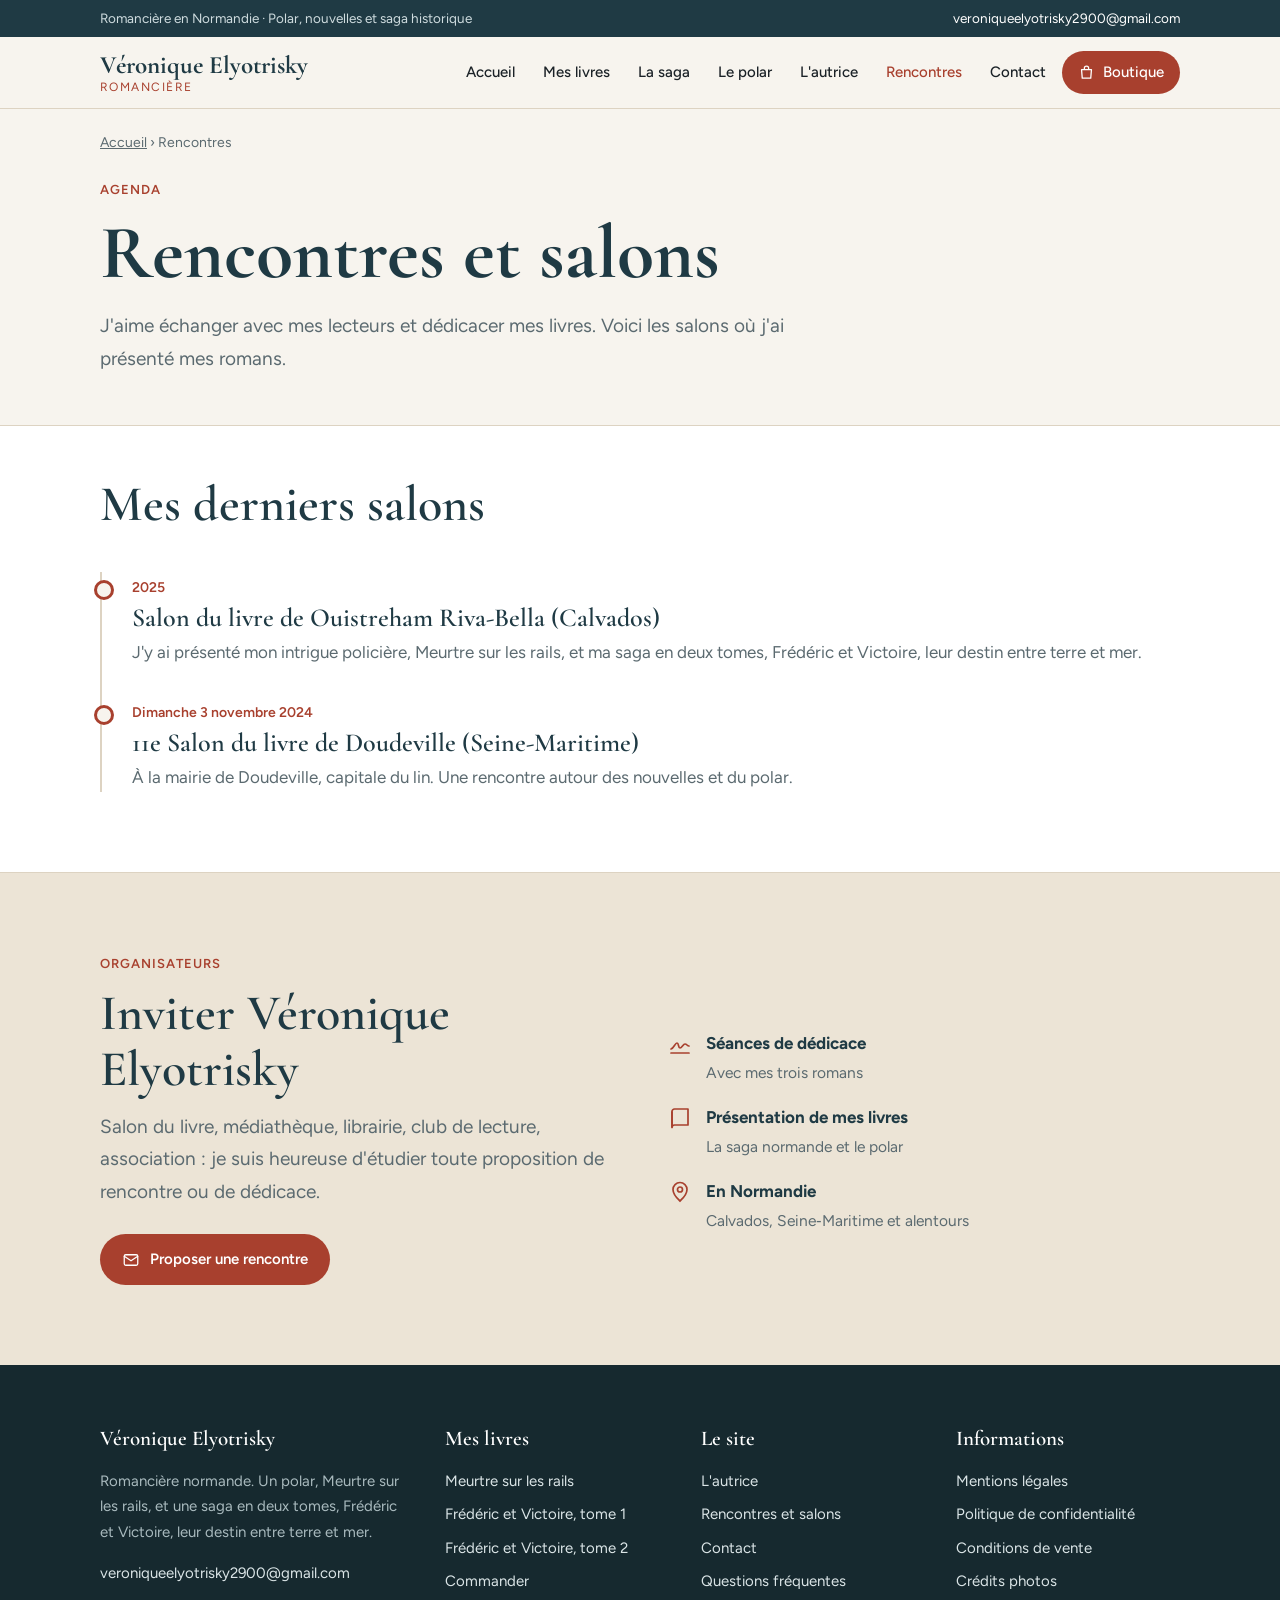
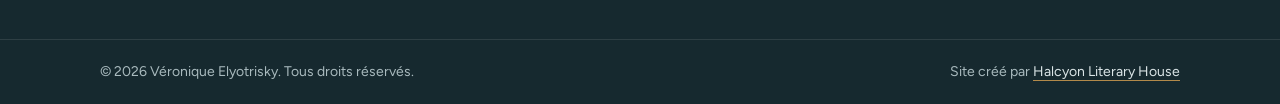
<file: rencontres.html>
<!doctype html>
<html lang="fr">
<head>
<meta charset="utf-8">
<meta name="viewport" content="width=device-width, initial-scale=1, viewport-fit=cover">
<title>Rencontres et salons · Véronique Elyotrisky</title>
<meta name="description" content="Les salons du livre et rencontres de Véronique Elyotrisky en Normandie. Invitations bienvenues.">
<meta property="og:title" content="Rencontres et salons · Véronique Elyotrisky">
<meta property="og:description" content="Les salons du livre et rencontres de Véronique Elyotrisky en Normandie. Invitations bienvenues.">
<meta name="theme-color" content="#1f3a44">
<link rel="icon" href="favicon.svg" type="image/svg+xml">
<link rel="icon" href="favicon.ico" sizes="48x48">
<link rel="apple-touch-icon" href="apple-touch-icon.png">
<link rel="preconnect" href="https://fonts.googleapis.com">
<link rel="preconnect" href="https://fonts.gstatic.com" crossorigin>
<link href="https://fonts.googleapis.com/css2?family=Cormorant+Garamond:ital,wght@0,500;0,600;0,700;1,500&family=Figtree:wght@400;500;600&display=swap" rel="stylesheet">
<link rel="stylesheet" href="style.css">
</head>
<body>
<svg width="0" height="0" style="position:absolute" aria-hidden="true">
<symbol id="i-mail" viewBox="0 0 24 24" fill="none" stroke="currentColor" stroke-width="1.7" stroke-linecap="round" stroke-linejoin="round"><rect x="3" y="5" width="18" height="14" rx="2"/><path d="m3 7 9 6 9-6"/></symbol>
<symbol id="i-book" viewBox="0 0 24 24" fill="none" stroke="currentColor" stroke-width="1.7" stroke-linejoin="round"><path d="M4 5.5A2.5 2.5 0 0 1 6.5 3H20v16H6.5A2.5 2.5 0 0 0 4 21.5z"/><path d="M4 5.5v16"/></symbol>
<symbol id="i-bag" viewBox="0 0 24 24" fill="none" stroke="currentColor" stroke-width="1.8" stroke-linejoin="round"><path d="M5 8h14l-1 12H6z"/><path d="M9 8V6a3 3 0 0 1 6 0v2"/></symbol>
<symbol id="i-pin" viewBox="0 0 24 24" fill="none" stroke="currentColor" stroke-width="1.7"><path d="M12 21s7-6.2 7-11.5A7 7 0 0 0 5 9.5C5 14.8 12 21 12 21z"/><circle cx="12" cy="9.5" r="2.5"/></symbol>
<symbol id="i-pen" viewBox="0 0 24 24" fill="none" stroke="currentColor" stroke-width="1.7" stroke-linecap="round" stroke-linejoin="round"><path d="M4 20l4-1 11-11-3-3L5 16z"/><path d="M14 6l3 3"/></symbol>
<symbol id="i-clock" viewBox="0 0 24 24" fill="none" stroke="currentColor" stroke-width="1.7"><circle cx="12" cy="12" r="8.5"/><path d="M12 7.5V12l3 2" stroke-linecap="round"/></symbol>
<symbol id="i-sign" viewBox="0 0 24 24" fill="none" stroke="currentColor" stroke-width="1.7" stroke-linecap="round" stroke-linejoin="round"><path d="M3 17c3-1 4-6 6-6s1 5 3 5 3-4 5-4 2 2 4 2"/><path d="M3 21h18"/></symbol>
<symbol id="i-cal" viewBox="0 0 24 24" fill="none" stroke="currentColor" stroke-width="1.7"><rect x="3.5" y="5" width="17" height="15" rx="2"/><path d="M3.5 10h17M8 3v4M16 3v4"/></symbol>
<symbol id="i-train" viewBox="0 0 24 24" fill="none" stroke="currentColor" stroke-width="1.7" stroke-linejoin="round"><rect x="5" y="3" width="14" height="14" rx="3"/><path d="M5 11h14M8 21l2-4M16 21l-2-4"/></symbol>
<symbol id="i-wave" viewBox="0 0 24 24" fill="none" stroke="currentColor" stroke-width="1.7" stroke-linecap="round"><path d="M2 9c2.5 0 2.5-2 5-2s2.5 2 5 2 2.5-2 5-2 2.5 2 5 2M2 15c2.5 0 2.5-2 5-2s2.5 2 5 2 2.5-2 5-2 2.5 2 5 2"/></symbol>
<symbol id="i-truck" viewBox="0 0 24 24" fill="none" stroke="currentColor" stroke-width="1.7" stroke-linejoin="round"><path d="M3 6h11v10H3zM14 10h4l3 3v3h-7"/><circle cx="7" cy="18" r="1.8"/><circle cx="17" cy="18" r="1.8"/></symbol>
<symbol id="i-shield" viewBox="0 0 24 24" fill="none" stroke="currentColor" stroke-width="1.7" stroke-linejoin="round"><path d="M12 3l8 3v6c0 4.5-3.4 8-8 9-4.6-1-8-4.5-8-9V6z"/></symbol>
<symbol id="i-menu" viewBox="0 0 24 24" fill="none" stroke="currentColor" stroke-width="2" stroke-linecap="round"><path d="M4 7h16M4 12h16M4 17h16"/></symbol>
<symbol id="i-arrow" viewBox="0 0 24 24" fill="none" stroke="currentColor" stroke-width="2" stroke-linecap="round"><path d="M5 12h14M13 6l6 6-6 6"/></symbol>
</svg>
<div class="topbar"><div class="wrap"><span>Romancière en Normandie · Polar, nouvelles et saga historique</span><a href="mailto:veroniqueelyotrisky2900@gmail.com">veroniqueelyotrisky2900@gmail.com</a></div></div>
<header class="site">
  <div class="wrap">
    <a class="brand" href="index.html"><b>Véronique Elyotrisky</b><small>Romancière</small></a>
    <button class="burger" type="button" aria-label="Ouvrir le menu" aria-expanded="false" aria-controls="menu"><svg><use href="#i-menu"/></svg></button>
    <ul class="menu" id="menu"><li><a href="index.html">Accueil</a></li><li><a href="livres.html">Mes livres</a></li><li><a href="saga-frederic-et-victoire.html">La saga</a></li><li><a href="meurtre-sur-les-rails.html">Le polar</a></li><li><a href="a-propos.html">L'autrice</a></li><li><a href="rencontres.html" aria-current="page">Rencontres</a></li><li><a href="contact.html">Contact</a></li><li class="shop"><a href="boutique.html"><svg><use href="#i-bag"/></svg>Boutique</a></li></ul>
  </div>
</header>
<div class="wrap crumbs"><a href="index.html">Accueil</a> › Rencontres</div>
<main>

<div class="wrap pagehead"><div class="kicker">Agenda</div><h1>Rencontres et salons</h1>
<p class="lead">J'aime échanger avec mes lecteurs et dédicacer mes livres. Voici les salons où j'ai présenté mes romans.</p></div>
<section class="alt" style="padding-top:50px">
  <div class="wrap">
    <h2>Mes derniers salons</h2>
    <ul class="timeline">
      <li><time datetime="2025">2025</time><h3>Salon du livre de Ouistreham Riva‑Bella (Calvados)</h3><p>J'y ai présenté mon intrigue policière, Meurtre sur les rails, et ma saga en deux tomes, Frédéric et Victoire, leur destin entre terre et mer.</p></li>
      <li><time datetime="2024-11-03">Dimanche 3 novembre 2024</time><h3>11e Salon du livre de Doudeville (Seine‑Maritime)</h3><p>À la mairie de Doudeville, capitale du lin. Une rencontre autour des nouvelles et du polar.</p></li>
    </ul>
  </div>
</section>
<section class="sand">
  <div class="wrap split">
    <div>
      <div class="kicker">Organisateurs</div>
      <h2>Inviter Véronique Elyotrisky</h2>
      <p class="lead">Salon du livre, médiathèque, librairie, club de lecture, association : je suis heureuse d'étudier toute proposition de rencontre ou de dédicace.</p>
      <div class="btns"><a class="btn rail" href="contact.html?sujet=invitation"><svg><use href="#i-mail"/></svg>Proposer une rencontre</a></div>
    </div>
    <ul class="feat">
      <li><svg><use href="#i-sign"/></svg><div><strong>Séances de dédicace</strong><span>Avec mes trois romans</span></div></li>
      <li><svg><use href="#i-book"/></svg><div><strong>Présentation de mes livres</strong><span>La saga normande et le polar</span></div></li>
      <li><svg><use href="#i-pin"/></svg><div><strong>En Normandie</strong><span>Calvados, Seine‑Maritime et alentours</span></div></li>
    </ul>
  </div>
</section>

</main>
<footer class="site">
  <div class="wrap cols">
    <div>
      <h4>Véronique Elyotrisky</h4>
      <p>Romancière normande. Un polar, Meurtre sur les rails, et une saga en deux tomes, Frédéric et Victoire, leur destin entre terre et mer.</p>
      <p><a href="mailto:veroniqueelyotrisky2900@gmail.com">veroniqueelyotrisky2900@gmail.com</a></p>
    </div>
    <div><h4>Mes livres</h4><ul>
      <li><a href="meurtre-sur-les-rails.html">Meurtre sur les rails</a></li>
      <li><a href="saga-frederic-et-victoire.html#tome-1">Frédéric et Victoire, tome 1</a></li>
      <li><a href="saga-frederic-et-victoire.html#tome-2">Frédéric et Victoire, tome 2</a></li>
      <li><a href="boutique.html">Commander</a></li></ul></div>
    <div><h4>Le site</h4><ul>
      <li><a href="a-propos.html">L'autrice</a></li>
      <li><a href="rencontres.html">Rencontres et salons</a></li>
      <li><a href="contact.html">Contact</a></li>
      <li><a href="contact.html#questions">Questions fréquentes</a></li></ul></div>
    <div><h4>Informations</h4><ul>
      <li><a href="mentions-legales.html">Mentions légales</a></li>
      <li><a href="confidentialite.html">Politique de confidentialité</a></li>
      <li><a href="conditions-de-vente.html">Conditions de vente</a></li>
      <li><a href="mentions-legales.html#credits">Crédits photos</a></li></ul></div>
  </div>
  <div class="legal"><div class="wrap"><span>© <span data-year>2026</span> Véronique Elyotrisky. Tous droits réservés.</span><span>Site créé par <a href="https://halcyonliterary.com" target="_blank" rel="noopener">Halcyon Literary House</a></span></div></div>
</footer>
<script src="site.js"></script>
</body>
</html>
</file>
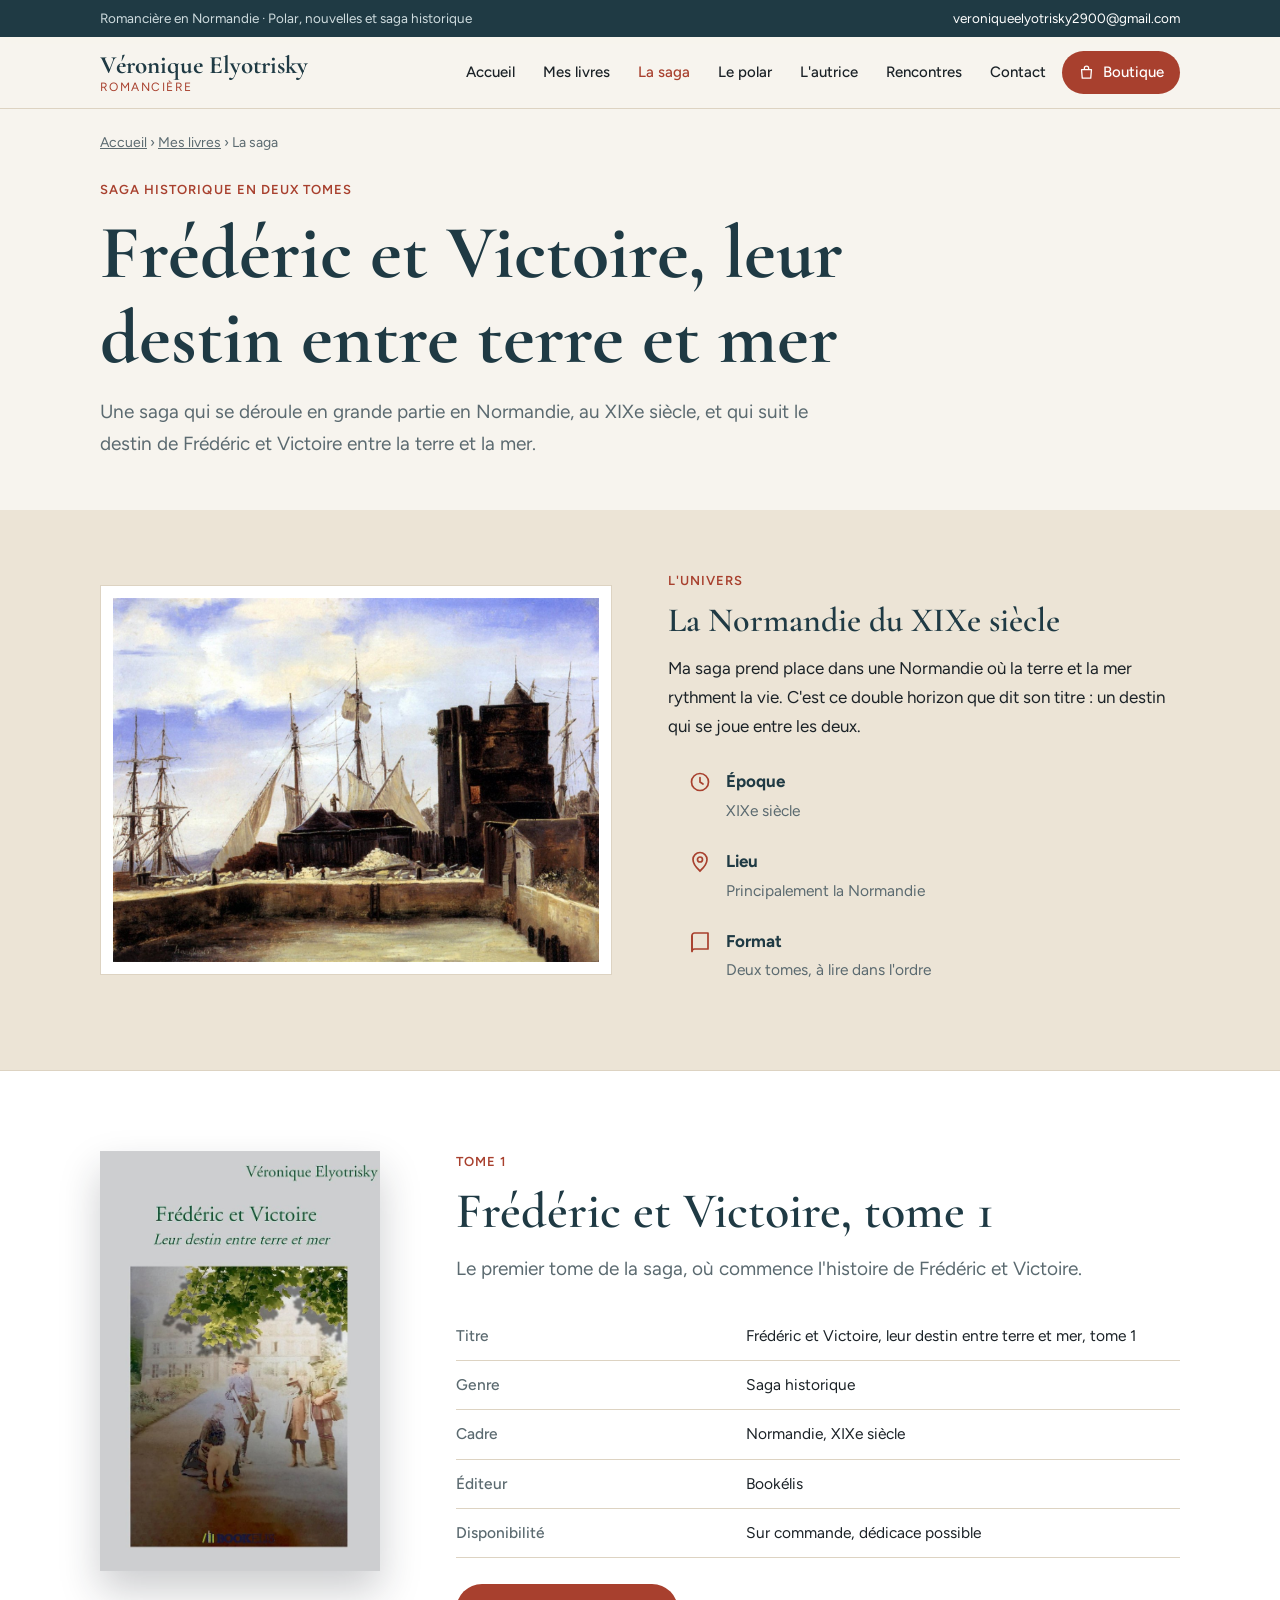
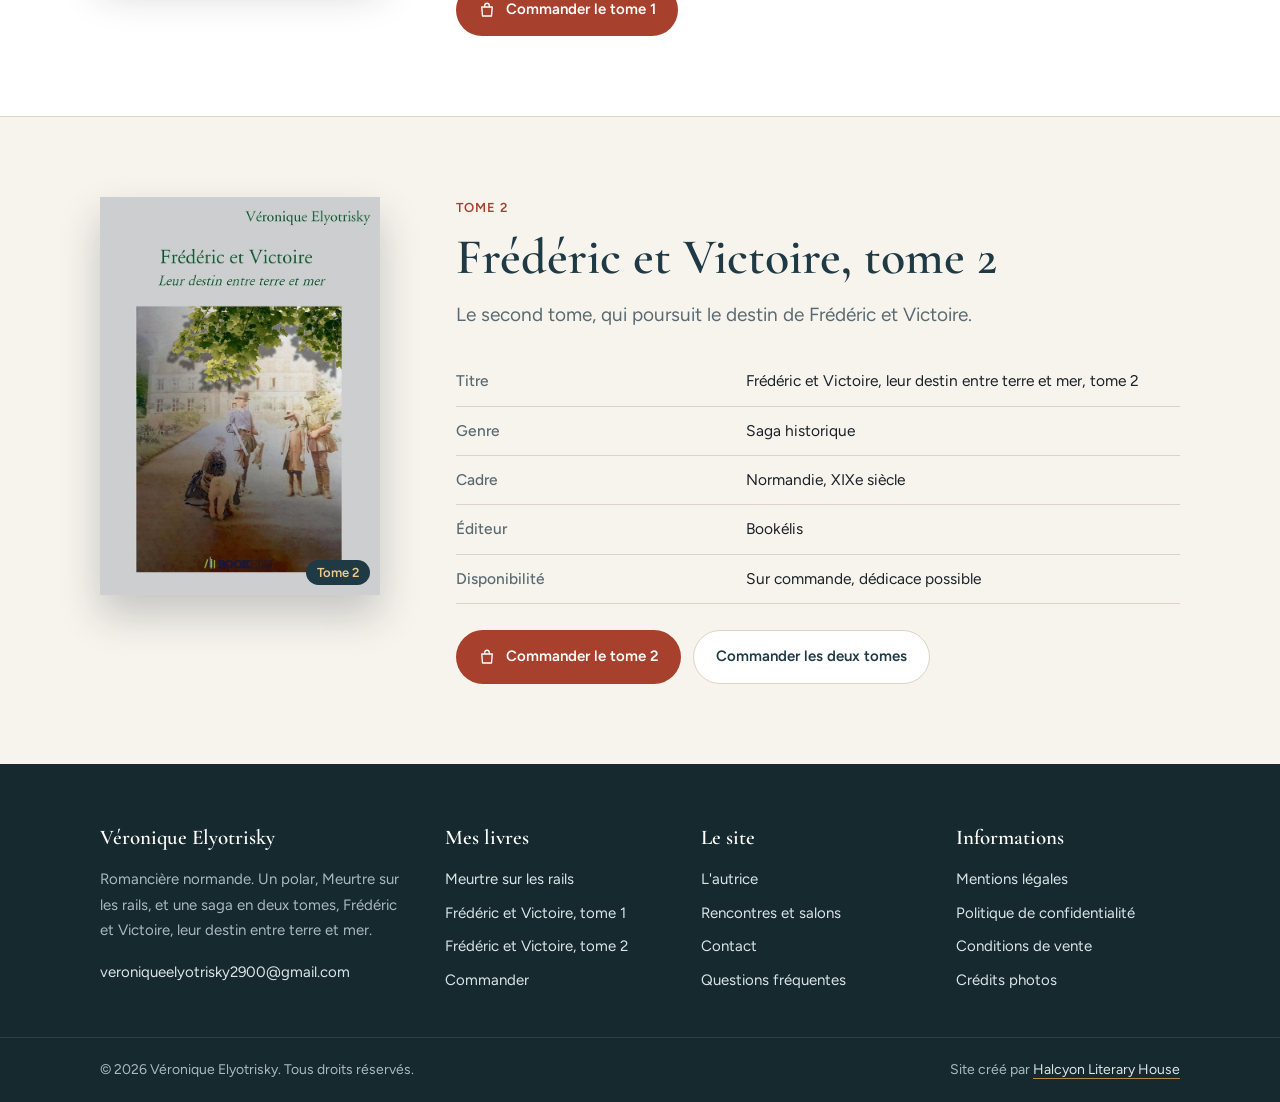
<file: saga-frederic-et-victoire.html>
<!doctype html>
<html lang="fr">
<head>
<meta charset="utf-8">
<meta name="viewport" content="width=device-width, initial-scale=1, viewport-fit=cover">
<title>Frédéric et Victoire, leur destin entre terre et mer · Véronique Elyotrisky</title>
<meta name="description" content="Frédéric et Victoire, leur destin entre terre et mer : la saga en deux tomes de Véronique Elyotrisky, dans la Normandie du XIXe siècle.">
<meta property="og:title" content="Frédéric et Victoire, leur destin entre terre et mer · Véronique Elyotrisky">
<meta property="og:description" content="Frédéric et Victoire, leur destin entre terre et mer : la saga en deux tomes de Véronique Elyotrisky, dans la Normandie du XIXe siècle.">
<meta name="theme-color" content="#1f3a44">
<link rel="icon" href="favicon.svg" type="image/svg+xml">
<link rel="icon" href="favicon.ico" sizes="48x48">
<link rel="apple-touch-icon" href="apple-touch-icon.png">
<link rel="preconnect" href="https://fonts.googleapis.com">
<link rel="preconnect" href="https://fonts.gstatic.com" crossorigin>
<link href="https://fonts.googleapis.com/css2?family=Cormorant+Garamond:ital,wght@0,500;0,600;0,700;1,500&family=Figtree:wght@400;500;600&display=swap" rel="stylesheet">
<link rel="stylesheet" href="style.css">
</head>
<body>
<svg width="0" height="0" style="position:absolute" aria-hidden="true">
<symbol id="i-mail" viewBox="0 0 24 24" fill="none" stroke="currentColor" stroke-width="1.7" stroke-linecap="round" stroke-linejoin="round"><rect x="3" y="5" width="18" height="14" rx="2"/><path d="m3 7 9 6 9-6"/></symbol>
<symbol id="i-book" viewBox="0 0 24 24" fill="none" stroke="currentColor" stroke-width="1.7" stroke-linejoin="round"><path d="M4 5.5A2.5 2.5 0 0 1 6.5 3H20v16H6.5A2.5 2.5 0 0 0 4 21.5z"/><path d="M4 5.5v16"/></symbol>
<symbol id="i-bag" viewBox="0 0 24 24" fill="none" stroke="currentColor" stroke-width="1.8" stroke-linejoin="round"><path d="M5 8h14l-1 12H6z"/><path d="M9 8V6a3 3 0 0 1 6 0v2"/></symbol>
<symbol id="i-pin" viewBox="0 0 24 24" fill="none" stroke="currentColor" stroke-width="1.7"><path d="M12 21s7-6.2 7-11.5A7 7 0 0 0 5 9.5C5 14.8 12 21 12 21z"/><circle cx="12" cy="9.5" r="2.5"/></symbol>
<symbol id="i-pen" viewBox="0 0 24 24" fill="none" stroke="currentColor" stroke-width="1.7" stroke-linecap="round" stroke-linejoin="round"><path d="M4 20l4-1 11-11-3-3L5 16z"/><path d="M14 6l3 3"/></symbol>
<symbol id="i-clock" viewBox="0 0 24 24" fill="none" stroke="currentColor" stroke-width="1.7"><circle cx="12" cy="12" r="8.5"/><path d="M12 7.5V12l3 2" stroke-linecap="round"/></symbol>
<symbol id="i-sign" viewBox="0 0 24 24" fill="none" stroke="currentColor" stroke-width="1.7" stroke-linecap="round" stroke-linejoin="round"><path d="M3 17c3-1 4-6 6-6s1 5 3 5 3-4 5-4 2 2 4 2"/><path d="M3 21h18"/></symbol>
<symbol id="i-cal" viewBox="0 0 24 24" fill="none" stroke="currentColor" stroke-width="1.7"><rect x="3.5" y="5" width="17" height="15" rx="2"/><path d="M3.5 10h17M8 3v4M16 3v4"/></symbol>
<symbol id="i-train" viewBox="0 0 24 24" fill="none" stroke="currentColor" stroke-width="1.7" stroke-linejoin="round"><rect x="5" y="3" width="14" height="14" rx="3"/><path d="M5 11h14M8 21l2-4M16 21l-2-4"/></symbol>
<symbol id="i-wave" viewBox="0 0 24 24" fill="none" stroke="currentColor" stroke-width="1.7" stroke-linecap="round"><path d="M2 9c2.5 0 2.5-2 5-2s2.5 2 5 2 2.5-2 5-2 2.5 2 5 2M2 15c2.5 0 2.5-2 5-2s2.5 2 5 2 2.5-2 5-2 2.5 2 5 2"/></symbol>
<symbol id="i-truck" viewBox="0 0 24 24" fill="none" stroke="currentColor" stroke-width="1.7" stroke-linejoin="round"><path d="M3 6h11v10H3zM14 10h4l3 3v3h-7"/><circle cx="7" cy="18" r="1.8"/><circle cx="17" cy="18" r="1.8"/></symbol>
<symbol id="i-shield" viewBox="0 0 24 24" fill="none" stroke="currentColor" stroke-width="1.7" stroke-linejoin="round"><path d="M12 3l8 3v6c0 4.5-3.4 8-8 9-4.6-1-8-4.5-8-9V6z"/></symbol>
<symbol id="i-menu" viewBox="0 0 24 24" fill="none" stroke="currentColor" stroke-width="2" stroke-linecap="round"><path d="M4 7h16M4 12h16M4 17h16"/></symbol>
<symbol id="i-arrow" viewBox="0 0 24 24" fill="none" stroke="currentColor" stroke-width="2" stroke-linecap="round"><path d="M5 12h14M13 6l6 6-6 6"/></symbol>
</svg>
<div class="topbar"><div class="wrap"><span>Romancière en Normandie · Polar, nouvelles et saga historique</span><a href="mailto:veroniqueelyotrisky2900@gmail.com">veroniqueelyotrisky2900@gmail.com</a></div></div>
<header class="site">
  <div class="wrap">
    <a class="brand" href="index.html"><b>Véronique Elyotrisky</b><small>Romancière</small></a>
    <button class="burger" type="button" aria-label="Ouvrir le menu" aria-expanded="false" aria-controls="menu"><svg><use href="#i-menu"/></svg></button>
    <ul class="menu" id="menu"><li><a href="index.html">Accueil</a></li><li><a href="livres.html">Mes livres</a></li><li><a href="saga-frederic-et-victoire.html" aria-current="page">La saga</a></li><li><a href="meurtre-sur-les-rails.html">Le polar</a></li><li><a href="a-propos.html">L'autrice</a></li><li><a href="rencontres.html">Rencontres</a></li><li><a href="contact.html">Contact</a></li><li class="shop"><a href="boutique.html"><svg><use href="#i-bag"/></svg>Boutique</a></li></ul>
  </div>
</header>
<div class="wrap crumbs"><a href="index.html">Accueil</a> › <a href="livres.html">Mes livres</a> › La saga</div>
<main>

<div class="wrap pagehead"><div class="kicker">Saga historique en deux tomes</div><h1>Frédéric et Victoire, leur destin entre terre et mer</h1>
<p class="lead">Une saga qui se déroule en grande partie en Normandie, au XIXe siècle, et qui suit le destin de Frédéric et Victoire entre la terre et la mer.</p></div>
<section class="sand" style="padding-top:60px">
  <div class="wrap split">
    <figure class="art"><img src="images/corot-honfleur.jpg" alt="Camille Corot, Honfleur, le vieux port, vers 1824" loading="lazy" width="1200" height="900"></figure>
    <div class="prose">
      <div class="kicker">L'univers</div>
      <h2 style="margin-top:0">La Normandie du XIXe siècle</h2>
      <p>Ma saga prend place dans une Normandie où la terre et la mer rythment la vie. C'est ce double horizon que dit son titre : un destin qui se joue entre les deux.</p>
      <ul class="feat">
        <li><svg><use href="#i-clock"/></svg><div><strong>Époque</strong><span>XIXe siècle</span></div></li>
        <li><svg><use href="#i-pin"/></svg><div><strong>Lieu</strong><span>Principalement la Normandie</span></div></li>
        <li><svg><use href="#i-book"/></svg><div><strong>Format</strong><span>Deux tomes, à lire dans l'ordre</span></div></li>
      </ul>
    </div>
  </div>
</section>
<section class="alt" id="tome-1">
  <div class="wrap detail">
    <img class="cover realcover" src="images/frederic-et-victoire-tome-1.jpg" alt="Couverture du roman Frédéric et Victoire, leur destin entre terre et mer, tome 1" width="700" height="996" loading="lazy">
    <div>
      <div class="kicker">Tome 1</div>
      <h2>Frédéric et Victoire, tome 1</h2>
      <p class="lead">Le premier tome de la saga, où commence l'histoire de Frédéric et Victoire.</p>
      <table class="spec"><tr><th>Titre</th><td>Frédéric et Victoire, leur destin entre terre et mer, tome 1</td></tr><tr><th>Genre</th><td>Saga historique</td></tr><tr><th>Cadre</th><td>Normandie, XIXe siècle</td></tr><tr><th>Éditeur</th><td>Bookélis</td></tr><tr><th>Disponibilité</th><td>Sur commande, dédicace possible</td></tr></table>
      <div class="btns"><a class="btn rail" href="boutique.html?livre=saga1"><svg><use href="#i-bag"/></svg>Commander le tome 1</a></div>
    </div>
  </div>
</section>
<section id="tome-2">
  <div class="wrap detail">
    <div class="cover realwrap"><img class="realcover-in" src="images/frederic-et-victoire-tome-1.jpg" alt="Couverture du roman Frédéric et Victoire, leur destin entre terre et mer, tome 2" width="700" height="996" loading="lazy"><span class="tbadge">Tome 2</span></div>
    <div>
      <div class="kicker">Tome 2</div>
      <h2>Frédéric et Victoire, tome 2</h2>
      <p class="lead">Le second tome, qui poursuit le destin de Frédéric et Victoire.</p>
      <table class="spec"><tr><th>Titre</th><td>Frédéric et Victoire, leur destin entre terre et mer, tome 2</td></tr><tr><th>Genre</th><td>Saga historique</td></tr><tr><th>Cadre</th><td>Normandie, XIXe siècle</td></tr><tr><th>Éditeur</th><td>Bookélis</td></tr><tr><th>Disponibilité</th><td>Sur commande, dédicace possible</td></tr></table>
      <div class="btns"><a class="btn rail" href="boutique.html?livre=saga2"><svg><use href="#i-bag"/></svg>Commander le tome 2</a><a class="btn ghost" href="boutique.html?livre=saga1">Commander les deux tomes</a></div>
    </div>
  </div>
</section>

</main>
<footer class="site">
  <div class="wrap cols">
    <div>
      <h4>Véronique Elyotrisky</h4>
      <p>Romancière normande. Un polar, Meurtre sur les rails, et une saga en deux tomes, Frédéric et Victoire, leur destin entre terre et mer.</p>
      <p><a href="mailto:veroniqueelyotrisky2900@gmail.com">veroniqueelyotrisky2900@gmail.com</a></p>
    </div>
    <div><h4>Mes livres</h4><ul>
      <li><a href="meurtre-sur-les-rails.html">Meurtre sur les rails</a></li>
      <li><a href="saga-frederic-et-victoire.html#tome-1">Frédéric et Victoire, tome 1</a></li>
      <li><a href="saga-frederic-et-victoire.html#tome-2">Frédéric et Victoire, tome 2</a></li>
      <li><a href="boutique.html">Commander</a></li></ul></div>
    <div><h4>Le site</h4><ul>
      <li><a href="a-propos.html">L'autrice</a></li>
      <li><a href="rencontres.html">Rencontres et salons</a></li>
      <li><a href="contact.html">Contact</a></li>
      <li><a href="contact.html#questions">Questions fréquentes</a></li></ul></div>
    <div><h4>Informations</h4><ul>
      <li><a href="mentions-legales.html">Mentions légales</a></li>
      <li><a href="confidentialite.html">Politique de confidentialité</a></li>
      <li><a href="conditions-de-vente.html">Conditions de vente</a></li>
      <li><a href="mentions-legales.html#credits">Crédits photos</a></li></ul></div>
  </div>
  <div class="legal"><div class="wrap"><span>© <span data-year>2026</span> Véronique Elyotrisky. Tous droits réservés.</span><span>Site créé par <a href="https://halcyonliterary.com" target="_blank" rel="noopener">Halcyon Literary House</a></span></div></div>
</footer>
<script src="site.js"></script>
</body>
</html>
</file>
<file: style.css>
:root{
  --sea:#1f3a44; --sea-2:#2d525e; --foam:#f7f4ee; --paper:#fff; --sand:#ece4d6;
  --ink:#1b2227; --muted:#5b6a70; --rail:#a8402e; --brass:#b38a4a; --line:#ddd3c2;
  color-scheme:light;
}
*{box-sizing:border-box}
html{scroll-behavior:smooth}
body{margin:0;background:var(--foam);color:var(--ink);font:400 17px/1.7 "Figtree",system-ui,-apple-system,"Segoe UI",sans-serif}
img{max-width:100%;display:block}
a{color:var(--rail)}
a:focus-visible,button:focus-visible,input:focus-visible,textarea:focus-visible,select:focus-visible{outline:2px solid var(--rail);outline-offset:3px}
.wrap{max-width:1120px;margin:0 auto;padding-left:max(20px,env(safe-area-inset-left));padding-right:max(20px,env(safe-area-inset-right))}
.narrow{max-width:760px}
h1,h2,h3{font-family:"Cormorant Garamond",Georgia,serif;font-weight:600;line-height:1.12;text-wrap:balance;margin:0;color:var(--sea)}
h1{font-size:clamp(42px,6.4vw,76px);font-weight:700}
h2{font-size:clamp(32px,4.4vw,50px)}
h3{font-size:28px}
.kicker{font-size:13px;letter-spacing:.08em;text-transform:uppercase;color:var(--rail);font-weight:600;margin-bottom:10px}
.lead{font-size:19px;color:var(--muted);max-width:40em;margin:14px 0 0}
p{margin:0 0 16px}
.prose p{max-width:40em}
.prose h2{margin:44px 0 14px;font-size:34px}
.prose h3{margin:28px 0 8px;font-size:24px}
.prose ul{padding-left:20px;max-width:40em}
.prose li{margin-bottom:6px}

/* top bar + nav */
.topbar{background:var(--sea);color:#cfdcdf;font-size:13.5px}
.topbar .wrap{display:flex;justify-content:space-between;gap:12px;padding-block:7px;flex-wrap:wrap}
.topbar a{color:#fff;text-decoration:none}
header.site{position:sticky;top:0;z-index:20;background:rgba(247,244,238,.96);backdrop-filter:blur(8px);border-bottom:1px solid var(--line)}
header.site .wrap{display:flex;align-items:center;justify-content:space-between;gap:16px;padding-block:14px}
.brand{text-decoration:none;display:flex;flex-direction:column;line-height:1.05}
.brand b{font-family:"Cormorant Garamond",serif;font-size:25px;color:var(--sea)}
.brand small{font-size:12px;letter-spacing:.12em;text-transform:uppercase;color:var(--rail);margin-top:3px}
.menu{display:flex;align-items:center;gap:4px;list-style:none;margin:0;padding:0}
.menu a{display:block;padding:8px 12px;border-radius:999px;color:var(--ink);text-decoration:none;font-size:15px;font-weight:500}
.menu a:hover{background:var(--sand)}
.menu a[aria-current="page"]{color:var(--rail)}
.menu .shop a{background:var(--rail);color:#fff;display:flex;align-items:center;gap:8px;padding:9px 16px}
.menu .shop a:hover{background:#8f3526}
.menu svg{width:17px;height:17px}
.burger{display:none;background:none;border:1px solid var(--line);border-radius:10px;padding:8px 10px;cursor:pointer;color:var(--sea)}
.burger svg{width:22px;height:22px;display:block}
@media(max-width:940px){
  .burger{display:block}
  .menu{display:none;position:absolute;left:0;right:0;top:100%;background:var(--foam);flex-direction:column;align-items:stretch;padding:10px max(20px,env(safe-area-inset-left)) 18px;border-bottom:1px solid var(--line);box-shadow:0 18px 30px rgba(0,0,0,.08)}
  .menu.open{display:flex}
  .menu a{padding:12px 14px;border-radius:10px}
  .menu .shop a{justify-content:center;margin-top:6px}
}

/* breadcrumbs + page head */
.crumbs{font-size:14px;color:var(--muted);padding-top:22px}
.crumbs a{color:var(--muted)}
.pagehead{padding-block:24px 50px}

/* buttons */
.btns{display:flex;flex-wrap:wrap;gap:12px;margin-top:26px}
.btn{display:inline-flex;align-items:center;gap:10px;padding:13px 22px;border-radius:999px;text-decoration:none;font-weight:600;font-size:15px;border:0;cursor:pointer;font-family:inherit}
.btn svg{width:18px;height:18px}
.btn.rail{background:var(--rail);color:#fff}
.btn.rail:hover{background:#8f3526}
.btn.sea{background:var(--sea);color:#fff}
.btn.ghost{border:1px solid var(--line);color:var(--sea);background:var(--paper)}
.btn.light{background:var(--foam);color:var(--sea)}
.btn.outline-light{border:1px solid rgba(255,255,255,.5);color:#fff}

/* hero with photo */
.hero{position:relative;color:#fff;min-height:560px;display:flex;align-items:flex-end;background:var(--sea) center/cover no-repeat}
.hero::before{content:"";position:absolute;inset:0;background:linear-gradient(180deg,rgba(18,34,40,.15) 0%,rgba(18,34,40,.55) 55%,rgba(18,34,40,.88) 100%)}
.hero .wrap{position:relative;padding-block:120px 64px;width:100%}
.hero h1{color:#fff}
.hero .kicker{color:#f0c98a}
.hero p.sub{font-family:"Cormorant Garamond",serif;font-style:italic;font-size:clamp(22px,2.6vw,30px);margin:12px 0 0;color:#e7eef0}
.hero p.intro{max-width:36em;color:#d9e3e5;margin-top:14px}
.photo-credit{position:absolute;right:12px;bottom:8px;font-size:11px;color:rgba(255,255,255,.75);z-index:1}
.photo-credit a{color:inherit}

.band{background:var(--sea-2);color:#e2eaec}
.band .wrap{display:grid;grid-template-columns:repeat(4,minmax(0,1fr));gap:20px;padding-block:22px}
.band div{display:flex;gap:12px;align-items:center;font-size:15px}
.band svg{flex:none;width:26px;height:26px;color:#f0c98a}
.band b{display:block;color:#fff;font-size:16px}
@media(max-width:860px){.band .wrap{grid-template-columns:repeat(2,minmax(0,1fr))}}
@media(max-width:480px){.band .wrap{grid-template-columns:minmax(0,1fr)}}

section{padding-block:80px}
section.alt{background:var(--paper);border-block:1px solid var(--line)}
section.sand{background:var(--sand)}
section.dark{background:var(--sea);color:#e2eaec}
section.dark h2,section.dark h3{color:#fff}
section.dark .lead{color:#c3d0d3}
.head-row{display:flex;justify-content:space-between;align-items:flex-end;gap:20px;flex-wrap:wrap}

/* split */
.split{display:grid;grid-template-columns:minmax(0,1fr) minmax(0,1fr);gap:56px;align-items:center}
.split.rev>:first-child{order:2}
@media(max-width:880px){.split{grid-template-columns:minmax(0,1fr)}.split.rev>:first-child{order:0}}
figure.art{margin:0;background:var(--paper);border:1px solid var(--line);padding:12px}
figure.art img{width:100%;height:auto}
figure.art figcaption{font-size:13px;color:var(--muted);padding:10px 4px 2px}
figure.art figcaption a{color:var(--muted)}

/* covers (typographic) */
.cover{aspect-ratio:2/3;width:100%;max-width:280px;position:relative;display:flex;flex-direction:column;justify-content:space-between;padding:26px 20px 22px;text-align:center;box-shadow:0 20px 38px rgba(27,34,39,.22);overflow:hidden}
.cover::after{content:"";position:absolute;inset:9px;border:1px solid currentColor;opacity:.35;pointer-events:none}
.cover .au{font-size:10.5px;letter-spacing:.2em;text-transform:uppercase;opacity:.8}
.cover .ti{font-family:"Cormorant Garamond",serif;font-weight:700;font-size:clamp(28px,3vw,36px);line-height:1.02}
.cover .ti i{display:block;font-weight:500;font-size:.62em;margin:4px 0}
.cover .st{font-size:10.5px;letter-spacing:.12em;text-transform:uppercase;opacity:.85;line-height:1.5}
.cover .tm{font-family:"Cormorant Garamond",serif;font-size:22px;font-weight:600}
.cover .ed{font-size:10px;letter-spacing:.18em;text-transform:uppercase;opacity:.65}
.cover.polar{background:#16191c;color:#f3ede3}
.cover.polar .ti i{color:#e07a64}
.cover.saga1{background:#ece4d6;color:#1f3a44}
.cover.saga1 .ti i{color:#a8402e}
.cover.saga2{background:#1f3a44;color:#f7f4ee}
.cover.saga2 .ti i,.cover.saga2 .tm{color:#f0c98a}
.cover .rule{width:46px;height:2px;background:currentColor;opacity:.5;margin:0 auto}

/* book grid */
.grid3{display:grid;grid-template-columns:repeat(3,minmax(0,1fr));gap:34px;margin-top:44px}
@media(max-width:900px){.grid3{grid-template-columns:repeat(2,minmax(0,1fr))}}
@media(max-width:600px){.grid3{grid-template-columns:minmax(0,1fr)}}
.bookcard{display:flex;flex-direction:column;gap:14px;background:var(--paper);border:1px solid var(--line);padding:24px}
.bookcard .cover{margin:0 auto 6px}
.bookcard .genre{font-size:12.5px;font-weight:600;color:var(--rail);letter-spacing:.07em;text-transform:uppercase}
.bookcard h3{font-size:26px}
.bookcard p{color:var(--muted);margin:0;flex:1}
.bookcard .actions{display:flex;flex-wrap:wrap;gap:10px;margin-top:6px}
.bookcard .actions .btn{padding:10px 16px;font-size:14px}
.chips{display:flex;flex-wrap:wrap;gap:8px}
.chip{font-size:13px;padding:3px 11px;border:1px solid var(--line);border-radius:999px;color:var(--muted);background:var(--foam)}

/* book detail */
.detail{display:grid;grid-template-columns:300px minmax(0,1fr);gap:56px;align-items:start}
@media(max-width:820px){.detail{grid-template-columns:minmax(0,1fr)}.detail .cover{margin:0 auto}}
.spec{width:100%;border-collapse:collapse;margin:26px 0;font-size:15.5px}
.spec th,.spec td{text-align:left;padding:11px 0;border-bottom:1px solid var(--line);vertical-align:top}
.spec th{width:40%;color:var(--muted);font-weight:500}

/* features list */
.feat{list-style:none;margin:26px 0 0;padding:0;display:grid;gap:16px}
.feat li{display:flex;gap:14px}
.feat svg{flex:none;width:24px;height:24px;color:var(--rail);margin-top:3px}
.feat strong{display:block;color:var(--sea)}
.feat span{color:var(--muted);font-size:15.5px}
section.dark .feat strong{color:#fff}
section.dark .feat span{color:#c3d0d3}
section.dark .feat svg{color:#f0c98a}

/* timeline */
.timeline{list-style:none;margin:40px 0 0;padding:0;border-left:2px solid var(--line);display:grid;gap:30px}
.timeline li{position:relative;padding-left:30px}
.timeline li::before{content:"";position:absolute;left:-8px;top:8px;width:14px;height:14px;border-radius:50%;background:var(--foam);border:3px solid var(--rail)}
.timeline time{font-size:14px;font-weight:600;color:var(--rail)}
.timeline h3{font-size:26px;margin:2px 0 6px}
.timeline p{margin:0;color:var(--muted)}

/* quote */
.quote{font-family:"Cormorant Garamond",serif;font-size:clamp(24px,3vw,32px);line-height:1.35;color:var(--sea);max-width:30em;margin:0 auto;text-align:center}
.quote cite{display:block;font-family:"Figtree",sans-serif;font-style:normal;font-size:14px;color:var(--rail);margin-top:16px;letter-spacing:.06em;text-transform:uppercase}

/* shop */
.product{display:grid;grid-template-columns:150px minmax(0,1fr) auto;gap:24px;align-items:center;background:var(--paper);border:1px solid var(--line);padding:20px}
.product .cover{max-width:150px;padding:16px 12px}
.product .cover .ti{font-size:21px}
.product .cover .au,.product .cover .st,.product .cover .ed{font-size:7.5px}
.product .cover .tm{font-size:15px}
.product h3{font-size:25px}
.product p{margin:4px 0 0;color:var(--muted);font-size:15.5px}
.qty{display:flex;align-items:center;gap:8px}
.qty button{width:38px;height:38px;border-radius:50%;border:1px solid var(--line);background:var(--foam);font-size:20px;cursor:pointer;color:var(--sea)}
.qty output{min-width:26px;text-align:center;font-weight:600;font-size:18px}
@media(max-width:700px){.product{grid-template-columns:100px minmax(0,1fr)}.product .cover{max-width:100px;padding:10px 8px}.product .cover .ti{font-size:15px}.product .qty{grid-column:1/-1;justify-content:flex-end}}
.products{display:grid;gap:16px;margin-top:30px}
.cart{position:sticky;top:96px;background:var(--paper);border:1px solid var(--line);padding:26px}
.cart h3{font-size:26px;margin-bottom:10px}
.cart ul{list-style:none;margin:0 0 14px;padding:0;font-size:15.5px}
.cart li{display:flex;justify-content:space-between;gap:10px;padding:8px 0;border-bottom:1px dashed var(--line)}
.cart .empty{color:var(--muted);font-size:15px}
.shop-grid{display:grid;grid-template-columns:minmax(0,1.5fr) minmax(0,1fr);gap:36px;align-items:start}
@media(max-width:900px){.shop-grid{grid-template-columns:minmax(0,1fr)}.cart{position:static}}
.steps{display:grid;grid-template-columns:repeat(3,minmax(0,1fr));gap:20px;margin-top:36px}
.steps div{background:var(--paper);border:1px solid var(--line);padding:22px}
.steps b{display:flex;align-items:center;justify-content:center;width:34px;height:34px;border-radius:50%;background:var(--sea);color:#fff;font-size:15px;margin-bottom:10px}
.steps strong{display:block;color:var(--sea);font-size:17px;margin-bottom:4px}
.steps span{color:var(--muted);font-size:15px}
@media(max-width:760px){.steps{grid-template-columns:minmax(0,1fr)}}

/* forms */
form .row{display:grid;grid-template-columns:minmax(0,1fr) minmax(0,1fr);gap:14px}
@media(max-width:600px){form .row{grid-template-columns:minmax(0,1fr)}}
label{display:block;font-size:14px;font-weight:600;color:var(--sea);margin:14px 0 6px}
input,textarea,select{width:100%;font:inherit;font-size:16px;padding:12px 14px;border:1px solid var(--line);border-radius:10px;background:var(--paper);color:var(--ink)}
textarea{min-height:140px;resize:vertical}
.check{display:flex;gap:10px;align-items:flex-start;font-weight:400;color:var(--muted);font-size:14.5px;margin-top:16px}
.check input{width:auto;margin-top:5px}
.hp{position:absolute;left:-9999px}
.form-msg{margin-top:16px;padding:14px 16px;border-radius:10px;font-size:15px}
.form-msg.ok{background:#e4efe6;color:#24502e}
.form-msg.err{background:#f6e1dc;color:#7a2a1c}
.card-box{background:var(--paper);border:1px solid var(--line);padding:30px}

/* contact cards */
.cards{display:grid;grid-template-columns:repeat(auto-fit,minmax(240px,1fr));gap:18px}
.ccard{background:var(--paper);border:1px solid var(--line);padding:24px;display:flex;flex-direction:column;gap:8px}
.ccard .ic{width:46px;height:46px;border-radius:50%;background:var(--sea);color:#fff;display:flex;align-items:center;justify-content:center}
.ccard .ic svg{width:22px;height:22px}
.ccard strong{font-size:18px;color:var(--sea)}
.ccard p{margin:0;color:var(--muted);font-size:15px}
.ccard a{word-break:break-all;font-weight:600}
.copy{border:1px solid var(--line);background:var(--foam);color:var(--sea);border-radius:999px;padding:4px 12px;font:500 13px "Figtree",sans-serif;cursor:pointer;align-self:flex-start}

/* faq */
details{background:var(--paper);border:1px solid var(--line);padding:18px 22px;margin-bottom:12px}
summary{cursor:pointer;font-weight:600;color:var(--sea);font-size:17px}
details p{margin:12px 0 0;color:var(--muted)}

/* newsletter */
.news{display:flex;gap:10px;flex-wrap:wrap;margin-top:20px;max-width:520px}
.news input{flex:1 1 240px}

/* footer */
footer.site{background:#16292f;color:#a9babe;font-size:15px}
footer.site .cols{display:grid;grid-template-columns:1.4fr 1fr 1fr 1fr;gap:32px;padding-block:56px 36px}
@media(max-width:860px){footer.site .cols{grid-template-columns:repeat(2,minmax(0,1fr))}}
@media(max-width:480px){footer.site .cols{grid-template-columns:minmax(0,1fr)}}
footer.site h4{font-family:"Cormorant Garamond",serif;color:#fff;font-size:21px;margin:0 0 12px;font-weight:600}
footer.site ul{list-style:none;margin:0;padding:0;display:grid;gap:8px}
footer.site a{color:#dbe5e7;text-decoration:none}
footer.site a:hover{color:#fff;text-decoration:underline}
footer.site .legal{border-top:1px solid rgba(255,255,255,.1)}
footer.site .legal .wrap{display:flex;flex-wrap:wrap;justify-content:space-between;gap:12px;padding-block:20px;font-size:14px}
footer.site .legal a{border-bottom:1px solid var(--brass)}
@media (prefers-reduced-motion:reduce){*{scroll-behavior:auto!important}}

.cover.realcover{padding:0;height:auto;object-fit:cover;background:#ddd}
.cover.realcover::after{display:none}
.cover.realwrap{padding:0;height:auto;aspect-ratio:auto}
.cover.realwrap::after{display:none}
.realcover-in{width:100%;height:auto;display:block}
.tbadge{position:absolute;right:10px;bottom:10px;background:#1f3a44;color:#f0c98a;font:600 13px 'Figtree',sans-serif;padding:5px 11px;border-radius:999px}
.product .tbadge{font-size:10px;padding:3px 7px;right:5px;bottom:5px}

@media(max-width:600px){.topbar .wrap>span{display:none}.topbar .wrap{justify-content:center}}
</file>
